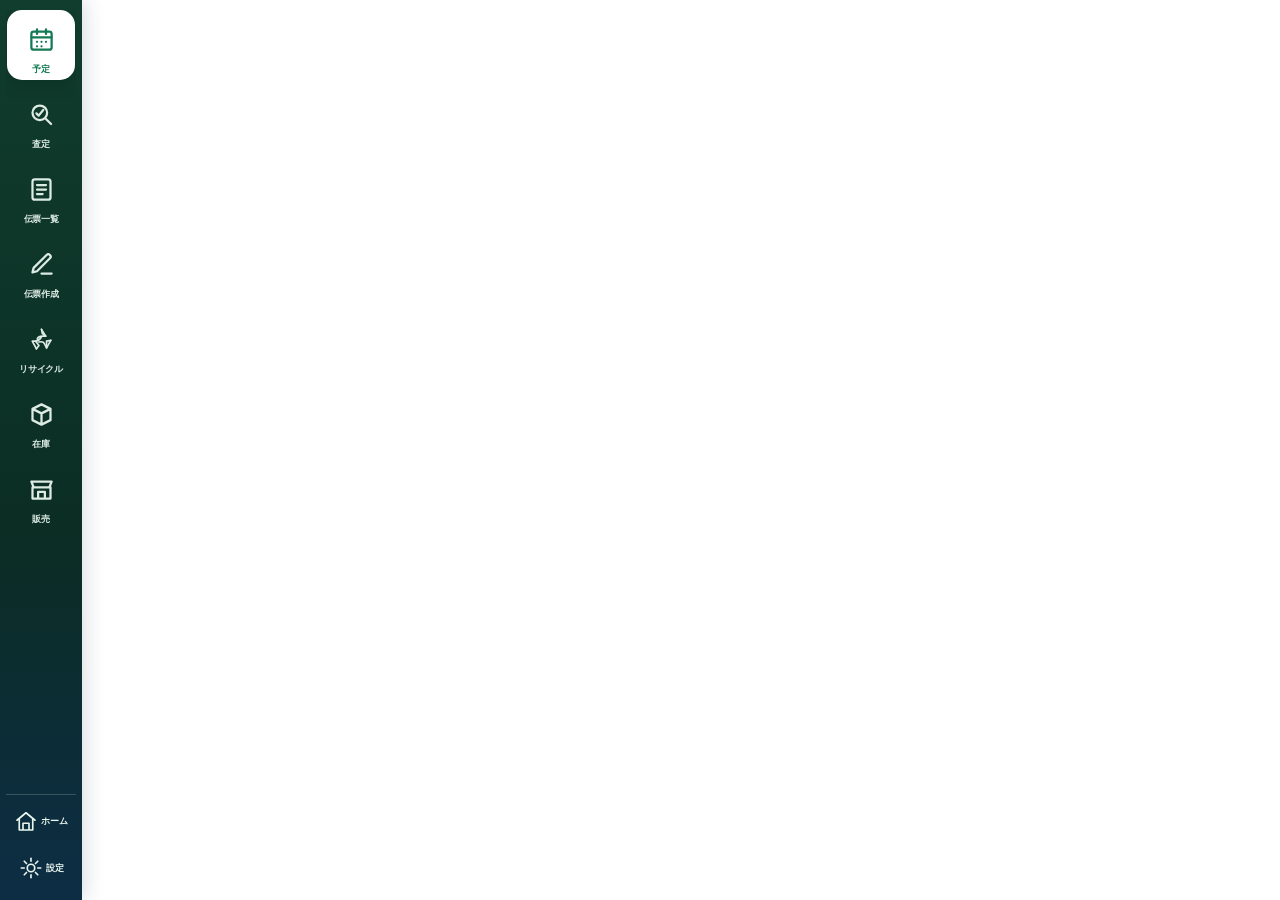
<file: hub/index.html>
<!doctype html>
<html lang="ja">
<head>
  <meta charset="utf-8">
  <meta name="viewport" content="width=device-width,initial-scale=1,viewport-fit=cover">
  <meta name="apple-mobile-web-app-capable" content="yes">
  <meta name="apple-mobile-web-app-status-bar-style" content="black-translucent">
  <meta name="mobile-web-app-capable" content="yes">
  <meta name="theme-color" content="#103d2d">
  <title>カイトリレスキュー 業務ハブ</title>
  <link rel="manifest" href="manifest.webmanifest?v=3">
  <link rel="apple-touch-icon" href="assets/apple-touch-icon.png?v=3">
  <style>
    *{box-sizing:border-box}html,body{height:100%;margin:0}html{-webkit-text-size-adjust:100%;text-size-adjust:100%}body{overflow:hidden;background:#eef4f0;color:#15231c;font-family:-apple-system,BlinkMacSystemFont,"Noto Sans JP",sans-serif}
    .shell{height:100%;display:grid;grid-template-columns:82px 1fr}.rail{position:relative;z-index:6;min-height:0;background:linear-gradient(180deg,#103d2d,#0b2d24 60%,#0d2d45);box-shadow:4px 0 18px #0d2d4526;padding:10px 6px;display:flex;flex-direction:column;align-items:center}.brandMark{width:56px;height:56px;display:grid;place-items:center;border-radius:16px;background:#fff;color:#176843;font-weight:950;letter-spacing:-.06em;box-shadow:0 4px 14px #001c1338;margin-bottom:15px}.tabs{width:100%;display:flex;flex-direction:column;align-items:center;gap:5px;min-height:0;overflow-y:auto;overflow-x:hidden;scrollbar-width:none}.tabs::-webkit-scrollbar{display:none}.tab{--c:#2b7a57;appearance:none;position:relative;border:1px solid transparent;background:transparent;color:#dcebe4;border-radius:15px;width:68px;min-height:70px;padding:3px 3px;display:grid;place-items:center;cursor:pointer;font-family:inherit;font-size:9px;font-weight:800;line-height:1.05;transition:.16s ease;text-decoration:none;touch-action:manipulation}.tab:hover{background:#ffffff13;transform:translateX(2px)}.tab[aria-selected="true"]{background:#fff;color:var(--c);box-shadow:0 5px 16px #001c133f}.tab[aria-selected="true"]:after{content:"";position:absolute;left:-6px;width:4px;height:34px;border-radius:0 5px 5px 0;background:var(--c)}.ico{width:48px;height:48px;display:grid;place-items:center}.ico svg{display:block;width:27px;height:27px;fill:none;stroke:currentColor;stroke-width:2;stroke-linecap:round;stroke-linejoin:round}.label{max-width:100%;font-size:9px;line-height:1.05;letter-spacing:-.03em;white-space:nowrap}.label small{display:none}.tab[data-app="schedule"]{--c:#147a55}.tab[data-app="dashboard"]{--c:#2676c7}.tab[data-app="slips"]{--c:#b06a18}.tab[data-app="slip"]{--c:#d45e32}.tab[data-app="inventory"]{--c:#397e49}.tab[data-app="store"]{--c:#7659b6}.tab[data-app="recycle"]{--c:#15966a}
    .content{position:relative;min-width:0;min-height:0;display:grid;grid-template-rows:1fr}.dashboardQuickSlip{display:none;position:absolute;z-index:9;right:18px;top:16px;border:0;border-radius:12px;padding:12px 17px;background:linear-gradient(135deg,#e66c3b,#c94f28);color:#fff;font:850 14px inherit;box-shadow:0 8px 22px #92351542;cursor:pointer}.dashboardQuickSlip.on{display:block}.dashboardQuickSlip:hover{transform:translateY(-1px)}.customerPicker{position:fixed;inset:0;z-index:40;display:none;align-items:center;justify-content:center;padding:18px;background:#07150fbb;backdrop-filter:blur(5px)}.customerPicker.on{display:flex}.customerPickerCard{width:min(620px,100%);max-height:min(720px,90vh);display:flex;flex-direction:column;border-radius:18px;background:#fff;box-shadow:0 24px 70px #07150f55;overflow:hidden}.customerPickerHead{display:flex;align-items:center;justify-content:space-between;padding:16px 17px 10px}.customerPickerHead h2{margin:0;font-size:19px}.customerPickerClose{border:0;background:#edf3ef;border-radius:9px;width:38px;height:38px;font-size:20px;cursor:pointer}.customerSearch{margin:0 16px 10px;padding:12px 13px;border:1px solid #cfded5;border-radius:11px;font-size:16px;outline:none}.customerSearch:focus{border-color:#62a67a;box-shadow:0 0 0 3px #62a67a1d}.customerList{padding:0 10px 13px;overflow:auto}.customerRow{width:100%;display:grid;grid-template-columns:minmax(0,1fr) auto;gap:8px;border:0;border-bottom:1px solid #e5ece8;background:#fff;padding:13px 10px;text-align:left;color:#1b3025;cursor:pointer}.customerRow:hover{background:#f0f8f3;border-radius:10px}.customerRow b{display:block;font-size:15px}.customerRow span,.customerRow small{display:block;color:#63776c;font-size:11px;margin-top:3px}.customerRow em{align-self:center;background:#e7f4eb;color:#21633c;border-radius:99px;padding:6px 9px;font-size:11px;font-style:normal;font-weight:800}.customerEmpty{padding:35px;text-align:center;color:#6c7c73}.hubHead{display:none;position:relative;z-index:4;align-items:center;gap:10px;padding:0 18px;background:#fff;border-bottom:1px solid #dce8e1;box-shadow:0 2px 9px #173e2d0d}.hubHead b{font-size:15px}.hubHead span{font-size:11px;color:#6d7e75}.activeDot{width:9px;height:9px;border-radius:99px;background:#1a8b5b;box-shadow:0 0 0 5px #dff3e8}.stage{position:relative;min-height:0;background:#eef4f0}.view{position:absolute;inset:0;width:100%;height:100%;border:0;background:#fff;visibility:hidden;opacity:0;pointer-events:none}.view.active{visibility:visible;opacity:1;pointer-events:auto}.loading{position:absolute;inset:0;z-index:10;display:grid;place-items:center;background:linear-gradient(135deg,#edf5efed,#f8fbf9f2);backdrop-filter:blur(5px);transition:opacity .16s ease}.loading.hide{display:none}.loadingCard{display:grid;grid-template-columns:156px minmax(190px,280px);align-items:center;gap:18px;padding:16px 24px 16px 16px;border:1px solid #d5e6da;border-radius:22px;background:#fff;box-shadow:0 18px 55px #173e2d2a}.loadingAro{display:block;width:156px;height:156px;object-fit:contain;background:transparent;border-radius:14px}.loadingCard.truckVersion{grid-template-columns:210px minmax(190px,280px)}.loadingAro.truckVersion{width:210px;height:181px;animation:none}@keyframes aroMove{from{transform:translate(-2px,2px)}to{transform:translate(3px,-3px)}}.loadingCopy b{display:block;color:#183d2b;font-size:19px}.loadingCopy span{display:block;margin-top:7px;color:#62776b;font-size:13px}.loadingDots{display:flex;gap:7px;margin-top:14px}.loadingDots i{width:9px;height:9px;border-radius:50%;background:#38a969;animation:loadingDot 1s infinite ease-in-out}.loadingDots i:nth-child(2){animation-delay:.14s}.loadingDots i:nth-child(3){animation-delay:.28s}@keyframes loadingDot{0%,70%,100%{opacity:.25;transform:translateY(0)}35%{opacity:1;transform:translateY(-5px)}}@media(max-width:520px){.loadingCard,.loadingCard.truckVersion{grid-template-columns:108px 1fr;width:calc(100% - 28px);gap:10px;padding:11px}.loadingAro{width:108px;height:108px}.loadingAro.truckVersion{width:108px;height:94px}.loadingCopy b{font-size:16px}.loadingCopy span{font-size:11px}}
    .hubNotices{position:fixed;z-index:70;right:18px;bottom:18px;width:min(410px,calc(100vw - 36px));display:grid;gap:10px;pointer-events:none}.hubNotice{position:relative;min-height:142px;display:grid;grid-template-columns:142px minmax(0,1fr);align-items:center;overflow:hidden;border:1px solid #cfe2d5;border-radius:20px;background:linear-gradient(145deg,#fff 0,#f7fcf8 72%);box-shadow:0 18px 48px #092b1c38,0 3px 12px #092b1c1c;pointer-events:auto;cursor:pointer;animation:hubNoticeIn .32s cubic-bezier(.22,.9,.25,1.12);transition:transform .16s ease,box-shadow .16s ease}.hubNotice:hover{transform:translateY(-2px);box-shadow:0 22px 54px #092b1c42,0 4px 14px #092b1c20}.hubNotice:focus-visible{outline:3px solid #67ad82;outline-offset:3px}.hubNotice.removing{animation:hubNoticeOut .2s ease forwards}.hubNoticeAro{align-self:end;width:150px;height:150px;object-fit:contain;object-position:center bottom;margin:-5px 0 -5px -8px}.hubNoticeBody{min-width:0;padding:16px 15px 14px 4px}.hubNoticeKind{display:inline-block;margin-bottom:5px;color:#1f7547;font-size:11px;font-weight:900;letter-spacing:.03em}.hubNoticeBody strong{display:block;font-size:18px;line-height:1.35}.hubNoticeBody b{display:block;margin-top:5px;font-size:13px;white-space:nowrap;overflow:hidden;text-overflow:ellipsis}.hubNoticeBody p{margin:4px 0 11px;color:#667970;font-size:11px;line-height:1.5}.hubNoticeOpen{border:0;border-radius:9px;background:#227344;color:#fff;padding:8px 11px;font:850 11px inherit;cursor:pointer}.hubNoticeClose{position:absolute;z-index:2;right:8px;top:8px;width:28px;height:28px;border:0;border-radius:50%;background:#edf4ef;color:#577067;font-size:17px;cursor:pointer}.hubNoticePulse{position:absolute;left:121px;top:21px;width:11px;height:11px;border-radius:50%;background:#ef4545;box-shadow:0 0 0 0 #ef454566;animation:hubPulse 1.5s infinite}.hubNotice.confirmed{border-color:#9fc9de;background:linear-gradient(145deg,#fff,#eef8fd 72%)}.hubNotice.confirmed .hubNoticeKind{color:#246d94}.hubNotice.reschedule{border-color:#e9ca83;background:linear-gradient(145deg,#fff,#fff8e9 72%)}.hubNotice.reschedule .hubNoticeKind{color:#9a6412}.hubNotice.cancel{border-color:#e9aaa4;background:linear-gradient(145deg,#fff,#fff1ef 72%)}.hubNotice.cancel .hubNoticeKind{color:#aa3f35}.hubNotice.cancel .hubNoticePulse{background:#c93636}.hubNotice.cancel .hubNoticeAro{width:158px;height:158px;margin:-8px 0 -7px -10px}.hubNotice.new .hubNoticeKind{color:#1f7547}@keyframes hubNoticeIn{from{opacity:0;transform:translateX(35px) scale(.96)}to{opacity:1;transform:none}}@keyframes hubNoticeOut{to{opacity:0;transform:translateX(30px) scale(.97)}}@keyframes hubPulse{70%{box-shadow:0 0 0 9px #ef454500}}
    @media(max-width:1024px){.hubNotices{right:8px;bottom:calc(58px + env(safe-area-inset-bottom));width:calc(100vw - 16px)}.hubNotice{min-height:118px;grid-template-columns:112px 1fr;border-radius:17px}.hubNoticeAro{width:122px;height:122px}.hubNoticeBody{padding:13px 12px 12px 1px}.hubNoticeBody strong{font-size:15px}.hubNoticePulse{left:96px;top:16px}.dashboardQuickSlip{right:10px;top:9px;padding:10px 13px;font-size:12px}body{background:#fff}.shell{display:block;height:100%;padding-bottom:calc(51px + env(safe-area-inset-bottom))}.rail{position:fixed;z-index:20;left:6px;right:6px;bottom:calc(4px + env(safe-area-inset-bottom));width:auto;height:47px;min-height:0;padding:3px 5px;border:1px solid #ffffff24;border-radius:16px;box-shadow:0 5px 22px #061a134d;flex-direction:row}.brandMark{display:none}.tabs{height:100%;flex-direction:row;justify-content:space-around;overflow:visible;gap:1px}.tab{width:calc((100vw - 24px)/7);max-width:64px;min-width:0;min-height:39px;height:39px;padding:2px;border-radius:11px}.tab:hover{transform:none}.tab[aria-selected="true"]:after{left:50%;top:-4px;transform:translateX(-50%);width:23px;height:3px;border-radius:0 0 5px 5px}.ico{width:25px;height:25px;background-image:none;filter:none}.ico svg{display:block;width:23px;height:23px}.label{display:none}.content{height:100%;display:block}.hubHead{display:none}.stage{height:100%}.view{height:100%}}
    @media(max-width:1024px) and (orientation:landscape){.shell{padding-bottom:0;padding-left:49px}.rail{left:4px;right:auto;top:6px;bottom:6px;width:43px;height:auto;padding:5px 2px;flex-direction:column}.tabs{flex-direction:column}.tab{width:37px;height:37px;min-height:37px}.tab[aria-selected="true"]:after{left:-3px;top:50%;transform:translateY(-50%);width:3px;height:22px;border-radius:0 4px 4px 0}}
  </style>
  <link rel="stylesheet" href="assets/desktop-nav-pop.css?v=1">
</head>
<body>
<svg width="0" height="0" aria-hidden="true" style="position:absolute"><defs>
  <symbol id="cal" viewBox="0 0 24 24"><rect x="3" y="5" width="18" height="16" rx="2"/><path d="M8 3v4m8-4v4M3 10h18M8 14h.01M12 14h.01M16 14h.01M8 18h.01M12 18h.01"/></symbol>
  <symbol id="search" viewBox="0 0 24 24"><circle cx="10.5" cy="10.5" r="6.5"/><path d="m15.5 15.5 5 5M7.5 11l2 2 4-5"/></symbol>
  <symbol id="list" viewBox="0 0 24 24"><rect x="4" y="3" width="16" height="18" rx="2"/><path d="M8 8h8M8 12h8M8 16h5"/></symbol>
  <symbol id="edit" viewBox="0 0 24 24"><path d="M12 20h9M16.5 3.5a2.1 2.1 0 0 1 3 3L8 18l-4 1 1-4Z"/></symbol>
  <symbol id="box" viewBox="0 0 24 24"><path d="m4 7 8-4 8 4-8 4Zm0 0v10l8 4 8-4V7M12 11v10"/></symbol>
  <symbol id="shop" viewBox="0 0 24 24"><path d="M4 10v10h16V10M3 5h18l-2 5H5Zm6 15v-6h6v6"/></symbol>
  <symbol id="recycle" viewBox="0 0 32 32"><path d="m16 4 5 8h-4c-3 0-5 1-6 3M27 17l-5 9-2-4c-1-3-3-4-7-3M10 27l-5-9h4c4 0 5-2 7-5"/><path d="m16 4 1 5 4 3m6 5-5 1v8M10 27l3-4-4-5"/></symbol>
</defs></svg>
<div class="shell">
  <aside class="side iconSide rail">
    <nav class="tabs" role="tablist" aria-label="業務画面">
      <a class="tab active" data-app="schedule" href="https://script.google.com/macros/s/AKfycbyg-1Uvk5d8y-aNkMr206fQcAt3vpPPR5BgZ-QyjLXKNBEC_riP1e2TSKfT96HtxxWLMA/exec" data-aro="schedule" data-aro-message="月間予定を表示します" aria-selected="true" aria-label="月間予定" title="月間予定"><span class="ico"><svg><use href="#cal"/></svg></span><span class="label">予定</span></a>
      <a class="tab" data-app="dashboard" href="https://script.google.com/macros/s/AKfycby5yXQfe2Ki8V3TXqNTj1by9GtRZEo4a-yfdvsQ0e2k-EaUwnoeBpnprpRX1LjkMSUI/exec" data-aro="network" data-aro-message="ネット査定を表示します" aria-selected="false" aria-label="ネット査定" title="ネット査定"><span class="ico"><svg><use href="#search"/></svg></span><span class="label">査定</span></a>
      <a class="tab" data-app="slips" href="https://script.google.com/macros/s/AKfycbxRmX2wtJ8r2VkZvVlBCoB91t8vMrd-ZxkQ_6k1IPoIdCCKsIlgAmZnKq0xV1Dl5kItkQ/exec?page=slips" data-aro="slipList" data-aro-message="保存済み伝票を検索します" aria-selected="false" aria-label="伝票一覧" title="伝票一覧"><span class="ico"><svg><use href="#list"/></svg></span><span class="label">伝票一覧</span></a>
      <a class="tab" data-app="slip" href="https://script.google.com/macros/s/AKfycbxRmX2wtJ8r2VkZvVlBCoB91t8vMrd-ZxkQ_6k1IPoIdCCKsIlgAmZnKq0xV1Dl5kItkQ/exec?page=slip" data-aro="slip" data-aro-message="新しい伝票を作成します" aria-selected="false" aria-label="伝票作成" title="伝票作成"><span class="ico"><svg><use href="#edit"/></svg></span><span class="label">伝票作成</span></a>
      <a class="tab" data-app="recycle" href="https://ichimaru1031031.github.io/kaitori-form/recycle/" data-aro="recycle" data-aro-message="リサイクル料金を計算します" aria-selected="false" aria-label="リサイクル計算" title="リサイクル計算"><span class="ico"><svg><use href="#recycle"/></svg></span><span class="label">リサイクル</span></a>
      <a class="tab" data-app="inventory" href="https://script.google.com/macros/s/AKfycbxRmX2wtJ8r2VkZvVlBCoB91t8vMrd-ZxkQ_6k1IPoIdCCKsIlgAmZnKq0xV1Dl5kItkQ/exec?page=inventory" data-aro="inventory" data-aro-message="在庫管理を表示します" aria-selected="false" aria-label="在庫管理" title="在庫管理"><span class="ico"><svg><use href="#box"/></svg></span><span class="label">在庫</span></a>
      <a class="tab" data-app="store" href="https://script.google.com/macros/s/AKfycbxRmX2wtJ8r2VkZvVlBCoB91t8vMrd-ZxkQ_6k1IPoIdCCKsIlgAmZnKq0xV1Dl5kItkQ/exec?page=store" data-aro="store" data-aro-message="販売中の商品を表示します" aria-selected="false" aria-label="販売ページ" title="販売ページ"><span class="ico"><svg><use href="#shop"/></svg></span><span class="label">販売</span></a>
    </nav>
    <div class="railUtilities" aria-label="補助メニュー">
      <a class="railUtility" data-aro="home" href="https://kaitori-rescure.net/" aria-label="ホームページ" title="ホームページ"><svg viewBox="0 0 32 32"><path d="m4 15 12-10 12 10"/><path d="M7 13v15h18V13M12 28v-9h8v9"/></svg><span>ホーム</span></a>
      <a class="railUtility" data-aro="settings" href="https://script.google.com/macros/s/AKfycbxRmX2wtJ8r2VkZvVlBCoB91t8vMrd-ZxkQ_6k1IPoIdCCKsIlgAmZnKq0xV1Dl5kItkQ/exec?page=settings" aria-label="設定" title="設定"><svg viewBox="0 0 32 32"><circle cx="16" cy="16" r="5"/><path d="M16 3v4M16 25v4M3 16h4M25 16h4M7 7l3 3M22 22l3 3M25 7l-3 3M10 22l-3 3"/></svg><span>設定</span></a>
    </div>
  </aside>
  <section class="content">
    <button type="button" id="dashboardQuickSlip" class="dashboardQuickSlip" onclick="openCustomerPicker()">＋ 顧客から伝票作成</button>
    <header class="hubHead"><i class="activeDot"></i><b id="currentTitle">月間予定</b><span>左のアイコンで画面を切り替えます。よく使う画面は保持してすぐ切り替えます。</span></header>
    <main class="stage" id="stage"><div class="loading" id="loading"><div class="loadingCard"><img class="loadingAro" id="loadingAro" alt="荷物を運ぶアロさん"><div class="loadingCopy"><b id="loadingText">月間予定を準備しています</b><span>少々お待ちください…</span><div class="loadingDots" aria-hidden="true"><i></i><i></i><i></i></div></div></div></div></main>
  </section>
</div>
<div class="hubNotices" id="hubNotices" aria-live="polite" aria-label="新着通知"></div>
<div class="customerPicker" id="customerPicker" aria-hidden="true"><section class="customerPickerCard"><div class="customerPickerHead"><h2>顧客を選んで伝票を作成</h2><button type="button" class="customerPickerClose" onclick="closeCustomerPicker()" aria-label="閉じる">×</button></div><input id="customerSearch" class="customerSearch" placeholder="受付番号・名前・電話番号で検索"><div id="customerList" class="customerList"><div class="customerEmpty">顧客データを読み込みます…</div></div></section></div>
<script>
const BASE='https://script.google.com/macros/s/AKfycbxRmX2wtJ8r2VkZvVlBCoB91t8vMrd-ZxkQ_6k1IPoIdCCKsIlgAmZnKq0xV1Dl5kItkQ/exec';
const urls={schedule:'https://script.google.com/macros/s/AKfycbyg-1Uvk5d8y-aNkMr206fQcAt3vpPPR5BgZ-QyjLXKNBEC_riP1e2TSKfT96HtxxWLMA/exec?embed=1&_current='+Date.now(),dashboard:'https://script.google.com/macros/s/AKfycby5yXQfe2Ki8V3TXqNTj1by9GtRZEo4a-yfdvsQ0e2k-EaUwnoeBpnprpRX1LjkMSUI/exec?embed=1&_current='+Date.now(),slips:BASE+'?page=slips&embed=1&_current='+Date.now(),slip:BASE+'?page=slip&embed=1&_current='+Date.now(),inventory:BASE+'?page=inventory&embed=1&_current='+Date.now(),store:BASE+'?page=store&embed=1&_current='+Date.now(),recycle:'https://ichimaru1031031.github.io/kaitori-form/recycle/?embed=1&_current='+Date.now()};
const directUrls={schedule:'https://script.google.com/macros/s/AKfycbyg-1Uvk5d8y-aNkMr206fQcAt3vpPPR5BgZ-QyjLXKNBEC_riP1e2TSKfT96HtxxWLMA/exec',dashboard:'https://script.google.com/macros/s/AKfycby5yXQfe2Ki8V3TXqNTj1by9GtRZEo4a-yfdvsQ0e2k-EaUwnoeBpnprpRX1LjkMSUI/exec',slips:BASE+'?page=slips',slip:BASE+'?page=slip',inventory:BASE+'?page=inventory',store:BASE+'?page=store',recycle:urls.recycle};
const MOBILE_DIRECT=/(Android|iPhone|iPad|iPod)/i.test(navigator.userAgent)||(navigator.maxTouchPoints>1&&innerWidth<=1366);
function mobileDirectUrl(app){const target=new URL(directUrls[app]||urls[app]),source=new URL(location.href);['case','slip','schedule'].forEach(key=>{const value=source.searchParams.get(key);if(value)target.searchParams.set(key,value)});target.searchParams.set('_mobile',Date.now());return target.toString()}
const bridge=document.createElement('iframe');
bridge.id='hubBridge';bridge.title='業務データ接続';bridge.setAttribute('aria-hidden','true');bridge.style.cssText='position:fixed;width:1px;height:1px;left:-9999px;top:-9999px;border:0;opacity:0;pointer-events:none';bridge.src=BASE+'?page=bridge&embed=1&_current='+Date.now();document.body.appendChild(bridge);
let bridgeReady=false;
function requestBridge(request){if(!bridgeReady||!bridge.contentWindow)return false;try{bridge.contentWindow.postMessage({type:'kr-hub-bridge-request',request:request},'*');return true}catch(_e){return false}}
window.addEventListener('message',event=>{const data=event.data||{};if(data.type==='kr-hub-bridge-ready'){bridgeReady=true;hubNoticePolling=false;pollHubAssessmentNotifications()}if(data.type==='kr-hub-notifications'){hubNoticePolling=false;applyHubAssessmentNotifications(data.payload)}if(data.type==='kr-hub-customer-cases'){customerCases=data.payload||[];renderCustomerCases()}if(data.type==='kr-hub-bridge-error'){hubNoticePolling=false;if(data.payload&&data.payload.request==='customers')document.getElementById('customerList').innerHTML='<div class="customerEmpty">通信に失敗しました。もう一度開いてください。</div>'}});
const stage=document.getElementById('stage'),loading=document.getElementById('loading'),loadingText=document.getElementById('loadingText'),loadingAro=document.getElementById('loadingAro'),currentTitle=document.getElementById('currentTitle'),frames={},dirty=new Set();const loadingSources=['assets/aro-loading.webp?v=7','assets/aro-loading-truck.webp?v=2'];let currentApp='',touchCounter=0,lastLoading=-1,warmStarted=false;function chooseLoadingAro(){let next=Math.floor(Math.random()*loadingSources.length);if(loadingSources.length>1&&next===lastLoading)next=(next+1)%loadingSources.length;lastLoading=next;loadingAro.classList.toggle('truckVersion',next===1);loadingAro.closest('.loadingCard').classList.toggle('truckVersion',next===1);loadingAro.alt=next===1?'トラックで移動するアロさん':'荷物を運ぶアロさん';loadingAro.src=loadingSources[next]}window.addEventListener('message',e=>{if(!e.data)return;if(e.data.type==='kr-inventory-changed'){if(e.data.source!=='inventory')dirty.add('inventory');dirty.add('store')}if(e.data.type==='kr-slip-changed'){['schedule','slips','inventory','store'].forEach(x=>dirty.add(x))}if(e.data.type==='kr-refresh-hub'){const target=urls[currentApp]?currentApp:'inventory';Object.keys(frames).forEach(k=>{frames[k].remove();delete frames[k]});dirty.clear();warmStarted=false;show(target)}if(e.data.type==='kr-open-slip'&&e.data.slipId)openSlip(e.data.slipId);if(e.data.type==='kr-edit-slip'&&e.data.slipId)editSlip(e.data.slipId);if(e.data.type==='kr-back-slips')backToSlips();if(e.data.type==='kr-schedule-to-slip'){if(e.data.caseId)startSlipFromCase(e.data.caseId);else if(e.data.slipId)editSlip(e.data.slipId);else if(e.data.scheduleId)startSlipFromSchedule(e.data.scheduleId)}if(e.data.type==='kr-create-slip'||e.data.type==='kr-open-slip-create'){if(e.data.caseId||e.data.customerId)startSlipFromCase(e.data.caseId||e.data.customerId);else openCustomerPicker()}});
let customerCases=[];
const HUB_NOTICE_KEY='kr_hub_assessment_notice_v2';
const HUB_NOTICE_ARO='assets/aro-notification.webp';
const HUB_NOTICE_CANCEL_ARO='assets/aro-notification-cancel.webp';
let hubNoticePolling=false;
function hubNoticeState(){try{return JSON.parse(localStorage.getItem(HUB_NOTICE_KEY)||'null')}catch(_e){return null}}
function saveHubNoticeState(items){const snapshot={version:2,updatedAt:Date.now(),items:{}};(items||[]).forEach(x=>{const events=x.customerEvents||{};snapshot.items[x.id]={status:x.status||'',eventFingerprints:{confirmed:events.confirmed&&events.confirmed.fingerprint||'',reschedule:events.reschedule&&events.reschedule.fingerprint||'',cancel:events.cancel&&events.cancel.fingerprint||''}}});try{localStorage.setItem(HUB_NOTICE_KEY,JSON.stringify(snapshot))}catch(_e){}}
function removeHubNotice(card){if(!card)return;card.classList.add('removing');setTimeout(()=>card.remove(),210)}
function openHubNotice(caseId,card){removeHubNotice(card);show('dashboard');const f=ensure('dashboard'),send=()=>{try{f.contentWindow.postMessage({type:'kr-open-assessment-case',caseId},'*')}catch(_e){}};if(f.dataset.loaded==='1')setTimeout(send,250);else f.addEventListener('load',send,{once:true})}
function showHubNotice(item,kind){const host=document.getElementById('hubNotices');while(host.children.length>=3)host.firstElementChild.remove();const card=document.createElement('article'),copy={new:{tag:'新規申込',title:'新規申し込みが入りました',message:'出張買取の申し込みがありました。'},confirmed:{tag:'日時確定',title:'訪問日時の確定がありました。',message:'お客様が訪問日時を確定しました。'},reschedule:{tag:'予約変更',title:'予約変更の希望がありました。',message:'お客様から予約日時の変更希望が届きました。'},cancel:{tag:'キャンセル',title:'キャンセルの連絡がありました。',message:'お客様からキャンセルの連絡が届きました。'},reply:{tag:'顧客からの返信',title:'お客様から返信がありました',message:'返信内容を確認してください。'}},c=copy[kind]||copy.reply,events=item.customerEvents||{},eventDetail=(events[kind]&&events[kind].detail||[]).map(x=>x.label+' '+x.value).join(' ／ '),detail=[item.name&&item.name+' 様',item.id,item.product].filter(Boolean).join('　'),aro=kind==='cancel'?HUB_NOTICE_CANCEL_ARO:HUB_NOTICE_ARO;card.className='hubNotice '+kind;card.tabIndex=0;card.setAttribute('aria-label',c.title+'。'+detail+'。クリックして該当案件を確認');card.innerHTML='<button type="button" class="hubNoticeClose" aria-label="通知を閉じる">×</button><span class="hubNoticePulse" aria-hidden="true"></span><img class="hubNoticeAro" alt="'+customerEsc(kind==='cancel'?'キャンセルを知らせるアロさん':'新着を知らせるアロさん')+'" src="'+aro+'"><div class="hubNoticeBody"><span class="hubNoticeKind">'+customerEsc(c.tag)+'</span><strong>'+customerEsc(c.title)+'</strong><b>'+customerEsc(detail)+'</b><p>'+customerEsc(eventDetail||c.message)+'</p><button type="button" class="hubNoticeOpen">該当案件を確認</button></div>';const open=()=>openHubNotice(item.id,card);card.onclick=open;card.onkeydown=e=>{if((e.key==='Enter'||e.key===' ')&&!e.target.closest('button')){e.preventDefault();open()}};card.querySelector('.hubNoticeClose').onclick=e=>{e.stopPropagation();removeHubNotice(card)};card.querySelector('.hubNoticeOpen').onclick=e=>{e.stopPropagation();open()};host.appendChild(card);setTimeout(()=>removeHubNotice(card),15000)}
function applyHubAssessmentNotifications(result){const items=result&&result.items||[],saved=hubNoticeState();if(!saved||saved.version!==2){saveHubNoticeState(items);return}const old=saved.items||{},notices=[];items.slice().reverse().forEach(item=>{const before=old[item.id];if(!before){notices.push({item,kind:'new'});return}const current=item.customerEvents||{},previous=before.eventFingerprints||{},changed=type=>current[type]&&current[type].active&&current[type].fingerprint!==previous[type];if(changed('cancel'))notices.push({item,kind:'cancel'});else if(changed('reschedule'))notices.push({item,kind:'reschedule'});else if(changed('confirmed'))notices.push({item,kind:'confirmed'})});saveHubNoticeState(items);notices.slice(-3).forEach(x=>showHubNotice(x.item,x.kind))}
function pollHubAssessmentNotifications(){if(hubNoticePolling||document.hidden)return;hubNoticePolling=true;if(!requestBridge('notifications'))setTimeout(()=>{hubNoticePolling=false;pollHubAssessmentNotifications()},700)}
function customerEsc(v){return String(v==null?'':v).replace(/[&<>"']/g,c=>({'&':'&amp;','<':'&lt;','>':'&gt;','"':'&quot;',"'":'&#39;'}[c]))}
function renderCustomerCases(){const q=(document.getElementById('customerSearch').value||'').toLowerCase(),rows=customerCases.filter(x=>!q||[x.id,x.name,x.phone,x.status,x.product].join(' ').toLowerCase().includes(q));document.getElementById('customerList').innerHTML=rows.length?rows.map(x=>'<button type="button" class="customerRow" data-case="'+customerEsc(x.id)+'"><span><b>'+customerEsc(x.name||'氏名未登録')+'</b><span>'+customerEsc(x.id)+'　'+customerEsc(x.phone)+'</span><small>'+customerEsc([x.product,x.date].filter(Boolean).join(' ／ '))+'</small></span><em>'+customerEsc(x.status||'選択')+'</em></button>').join(''):'<div class="customerEmpty">該当する顧客がありません。</div>';document.querySelectorAll('.customerRow').forEach(b=>b.onclick=()=>startSlipFromCase(b.dataset.case))}
function openCustomerPicker(){const modal=document.getElementById('customerPicker');modal.classList.add('on');modal.setAttribute('aria-hidden','false');document.getElementById('customerSearch').value='';if(customerCases.length)return renderCustomerCases();document.getElementById('customerList').innerHTML='<div class="customerEmpty">顧客データを読み込み中…</div>';if(!requestBridge('customers'))setTimeout(()=>requestBridge('customers'),700)}
function closeCustomerPicker(){const modal=document.getElementById('customerPicker');modal.classList.remove('on');modal.setAttribute('aria-hidden','true')}
function startSlipFromSchedule(scheduleId){if(!scheduleId)return;const f=ensure('slip'),u=new URL(urls.slip);u.searchParams.set('schedule',scheduleId);u.searchParams.set('_schedule',Date.now());f.dataset.loaded='';f.src=u.toString();show('slip')}
function startSlipFromCase(caseId){if(!caseId)return;closeCustomerPicker();const f=ensure('slip'),u=new URL(urls.slip);u.searchParams.set('case',caseId);u.searchParams.set('_customer',Date.now());f.dataset.loaded='';f.src=u.toString();show('slip')}
document.getElementById('customerSearch').addEventListener('input',renderCustomerCases);document.getElementById('customerPicker').addEventListener('click',e=>{if(e.target.id==='customerPicker')closeCustomerPicker()});
function trimFrames(){
  const keepLimit=4;
  const removable=Object.entries(frames)
    .filter(([app])=>app!==currentApp&&app!=='slip'&&!dirty.has(app))
    .sort((a,b)=>Number(a[1].dataset.touched||0)-Number(b[1].dataset.touched||0));
  while(Object.keys(frames).length>keepLimit&&removable.length){
    const [app,frame]=removable.shift();
    frame.remove();delete frames[app];
  }
}
function warmCommonScreens(){
  if(warmStarted)return;
  const connection=navigator.connection||navigator.mozConnection||navigator.webkitConnection;
  if(connection&&(connection.saveData||/2g/.test(connection.effectiveType||'')))return;
  warmStarted=true;
  const priority=currentApp==='slip'?['inventory','slips']:currentApp==='slips'?['slip','inventory']:currentApp==='inventory'?['slip','slips']:['inventory','slip'];
  const queue=priority.filter(app=>!frames[app]);
  const next=()=>{const app=queue.shift();if(!app)return;const frame=ensure(app);if(frame.dataset.loaded==='1')return next();frame.addEventListener('load',()=>setTimeout(next,250),{once:true})};
  const idle=window.requestIdleCallback||function(cb){return setTimeout(cb,900)};
  idle(next,{timeout:2400});
}
function ensure(app){if(frames[app]){frames[app].dataset.touched=String(++touchCounter);return frames[app]}const button=document.querySelector('[data-app="'+app+'"]'),f=document.createElement('iframe');f.className='view';f.title=button.getAttribute('aria-label');f.dataset.touched=String(++touchCounter);f.src=urls[app];f.addEventListener('load',()=>{f.dataset.loaded='1';if(f.classList.contains('active')){loading.classList.add('hide');warmCommonScreens()}trimFrames()});stage.appendChild(f);frames[app]=f;return f}
function openSlip(slipId){const f=ensure('slips'),u=new URL(BASE+'?page=slipdetail&embed=1');u.searchParams.set('slip',slipId);u.searchParams.set('_open',Date.now());f.dataset.loaded='';f.src=u.toString();show('slips')}function editSlip(slipId){const f=ensure('slip'),u=new URL(urls.slip);u.searchParams.set('slip',slipId);u.searchParams.set('_edit',Date.now());f.dataset.loaded='';f.src=u.toString();show('slip')}function backToSlips(){const f=ensure('slips'),u=new URL(urls.slips);u.searchParams.set('_list',Date.now());f.dataset.loaded='';f.src=u.toString();show('slips')}
function show(app){const button=document.querySelector('[data-app="'+app+'"]');if(!button||!urls[app])return;const cached=!!(frames[app]&&frames[app].dataset.loaded==='1'&&!dirty.has(app));if(cached)loading.classList.add('hide');else{chooseLoadingAro();loading.classList.remove('hide');loadingText.textContent=button.getAttribute('aria-label')+'を準備しています'}currentTitle.textContent=button.getAttribute('aria-label');document.getElementById('dashboardQuickSlip').classList.remove('on');document.querySelectorAll('.tab').forEach(b=>{const on=b.dataset.app===app;b.setAttribute('aria-selected',String(on));b.classList.toggle('active',on)});Object.entries(frames).forEach(([k,f])=>f.classList.toggle('active',k===app));const f=ensure(app);if(dirty.has(app)&&f.dataset.loaded==='1'){dirty.delete(app);f.dataset.loaded='';const fresh=new URL(urls[app]);fresh.searchParams.set('_sync',Date.now());f.src=fresh.toString()}requestAnimationFrame(()=>{f.classList.add('active');if(f.dataset.loaded==='1')loading.classList.add('hide')});currentApp=app;trimFrames();const u=new URL(location.href);u.searchParams.delete('page');u.searchParams.set('tab',app);history.replaceState(null,'',u)}
document.querySelectorAll('.tab').forEach(b=>{
  b.addEventListener('click',e=>{e.preventDefault();const app=b.dataset.app;if(MOBILE_DIRECT&&app!=='recycle'){location.assign(mobileDirectUrl(app));return}show(app)});
  // PCではクリック前、カーソルを合わせた時点で対象画面を先読みします。
  if(matchMedia('(hover:hover) and (pointer:fine)').matches)b.addEventListener('pointerenter',()=>ensure(b.dataset.app),{once:true});
});
const initial=(new URLSearchParams(location.search).get('tab')||'schedule');if(MOBILE_DIRECT&&initial!=='recycle')location.replace(mobileDirectUrl(urls[initial]?initial:'schedule'));else show(urls[initial]?initial:'schedule');
pollHubAssessmentNotifications();setInterval(pollHubAssessmentNotifications,30000);document.addEventListener('visibilitychange',()=>{if(!document.hidden)pollHubAssessmentNotifications()});
// 初期画面の表示後、よく使う2画面だけを端末の空き時間に順番に先読みする。
</script>
<script src="assets/desktop-nav-pop.js?v=1"></script>
<script>if('serviceWorker' in navigator)window.addEventListener('load',()=>navigator.serviceWorker.register('service-worker.js?v=8',{updateViaCache:'none'}).then(reg=>reg.update()).catch(()=>{}));</script>
</body></html>
</file>
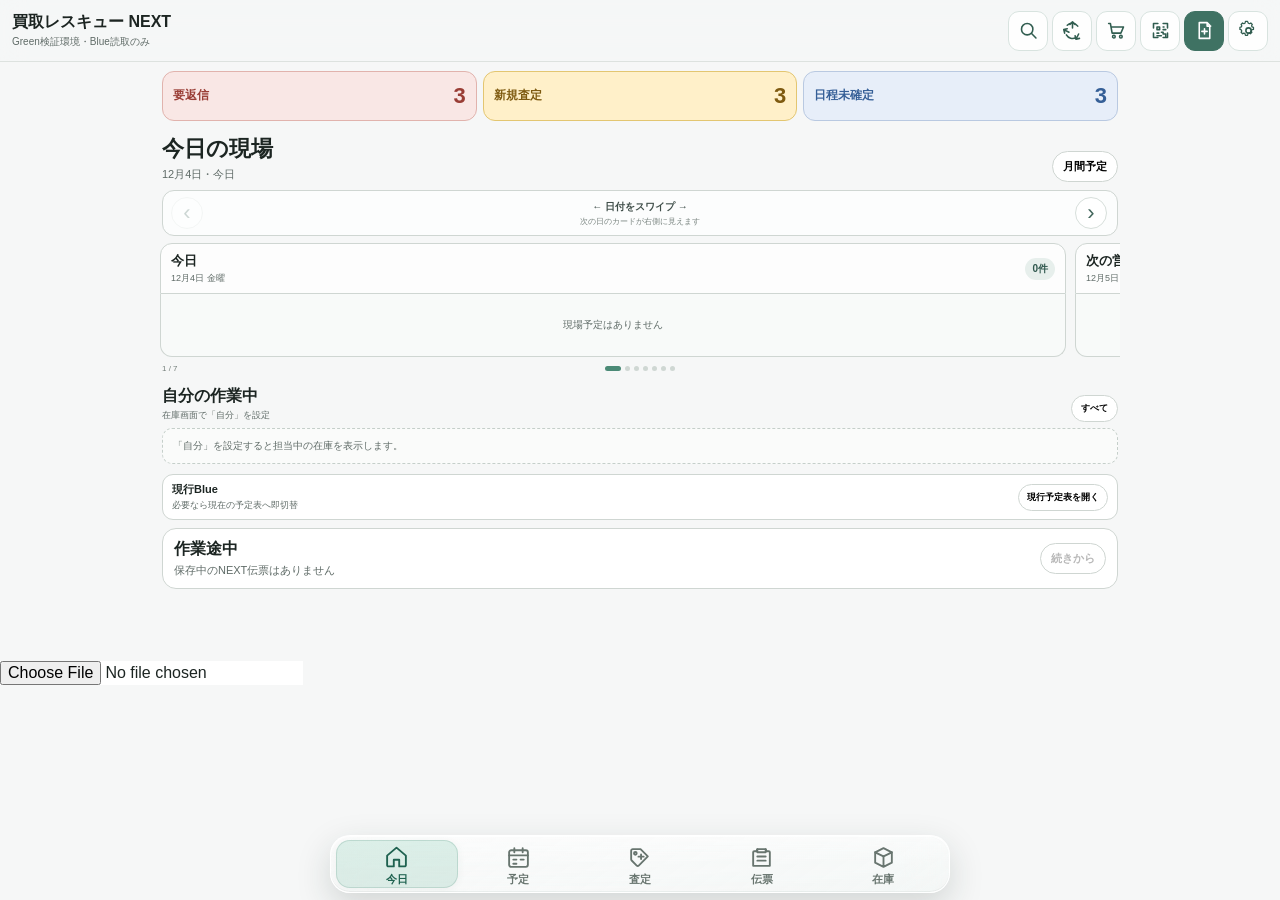
<file: next/index.html>
<!doctype html>
<html lang="ja">
  <head>
    <meta charset="utf-8" />
    <meta
      name="viewport"
      content="width=device-width,initial-scale=1,viewport-fit=cover"
    />
    <meta name="theme-color" content="#46665f" />
    <link rel="manifest" href="./manifest.webmanifest" />
    <link rel="stylesheet" href="./app.css" />
    <link rel="stylesheet" href="./native.css" />
    <link rel="stylesheet" href="./workflow.css?v=3" />
    <link rel="stylesheet" href="./slip-extra.css?v=7" />
    <link rel="stylesheet" href="./confirm-extra.css?v=4" />
    <link rel="stylesheet" href="./api.css" />
    <link rel="stylesheet" href="./inventory-process.css" />
    <link rel="stylesheet" href="./inventory-workbench.css?v=2" />
    <link rel="stylesheet" href="./visual-refresh.css" />
    <link rel="stylesheet" href="./schedule-edit.css?v=2" />
    <link rel="stylesheet" href="./recycle-native.css" />
    <link rel="stylesheet" href="./sales-native.css" />
    <link rel="stylesheet" href="./global-search.css" />
    <link rel="stylesheet" href="./design-v2.css" />
    <link rel="stylesheet" href="./flow-v2.css" />
    <link rel="stylesheet" href="./phone-assessment.css" />
    <link rel="stylesheet" href="./assessment-workbench.css?v=3" />
    <link rel="stylesheet" href="./ux-v3.css" />
    <link rel="stylesheet" href="./sales-workbench.css" />
    <link rel="stylesheet" href="./ec-workbench.css" />
    <link rel="stylesheet" href="./home-fulfillment.css" />
    <link rel="stylesheet" href="./ui-v4.css" />
    <link rel="stylesheet" href="./sales-flow.css" />
    <link rel="stylesheet" href="./accent-v1.css" />
    <link rel="stylesheet" href="./ui-v5.css" />
    <link rel="stylesheet" href="./header-actions.css?v=2" />
    <link rel="stylesheet" href="./inventory-photo.css?v=1" />
    <link rel="stylesheet" href="./inventory-compact.css?v=1" />
    <link rel="stylesheet" href="./slip-compact.css?v=2" />
    <link rel="stylesheet" href="./gesture-ux.css?v=2" />
    <link rel="stylesheet" href="./price-card.css?v=2" />
    <link rel="stylesheet" href="./white-surfaces.css?v=2" />
    <title>買取レスキュー NEXT</title>
  </head>
  <body>
    <div id="app">
      <header class="top">
        <div class="topBrand">
          <b>買取レスキュー NEXT</b
          ><small id="status">Green検証環境・Blue読取のみ</small>
        </div>
        <div class="topActions">
          <button id="globalSearchBtn" class="topIcon" aria-label="検索"><svg viewBox="0 0 24 24" aria-hidden="true"><circle cx="10.5" cy="10.5" r="6.5"/><path d="m15.5 15.5 5 5"/></svg></button
          ><button class="topIcon" data-tab="recycle" aria-label="リサイクル"><svg viewBox="0 0 24 24" aria-hidden="true"><path d="m9 5 3-3 3 3M12 2v7M6 10l-4 1 1 4M2 11l6 3M15 18l1 4 4-1M16 22l3-6"/><path d="M5 17a8 8 0 0 0 11 3M18 7a8 8 0 0 0-12-1"/></svg></button
          ><button class="topIcon" data-tab="store" aria-label="販売"><svg viewBox="0 0 24 24" aria-hidden="true"><path d="M3 4h2l2 11h10l3-7H6"/><circle cx="9" cy="19" r="1.5"/><circle cx="17" cy="19" r="1.5"/></svg></button
          ><button id="headerQrScan" class="topIcon" aria-label="QR読み込み"><svg viewBox="0 0 24 24" aria-hidden="true"><path d="M4 9V4h5M15 4h5v5M20 15v5h-5M9 20H4v-5"/><path d="M8 8h3v3H8zM15 8h1M15 11h3M8 15h2M13 14h2v2h3v3M8 18h5"/></svg></button
          ><button id="headerNewSlip" class="topIcon primary" aria-label="伝票を追加"><svg viewBox="0 0 24 24" aria-hidden="true"><path d="M6 3h9l3 3v15H6zM15 3v4h4M9 13h6M12 10v6"/></svg></button
          ><button id="settingsQuick" class="topIcon" aria-label="設定"><svg viewBox="0 0 24 24" aria-hidden="true"><circle cx="12" cy="12" r="3"/><path d="M19 13.5v-3l-2-.6-.7-1.7 1-1.8-2.1-2.1-1.8 1-1.7-.7L10.5 2h-3l-.6 2.6-1.7.7-1.8-1-2.1 2.1 1 1.8-.7 1.7-2 .6v3l2 .6.7 1.7-1 1.8 2.1 2.1 1.8-1 1.7.7.6 2.6h3l.6-2.6 1.7-.7 1.8 1 2.1-2.1-1-1.8.7-1.7z" transform="translate(2.5) scale(.8)"/></svg></button>
        </div>
      </header>
      <main id="home" class="screen active">
        <section class="metrics">
          <button data-filter="reply">
            <span>要返信</span><strong id="reply">–</strong></button
          ><button data-filter="new">
            <span>新規査定</span><strong id="new">–</strong></button
          ><button data-filter="unscheduled">
            <span>日程未確定</span><strong id="unscheduled">–</strong>
          </button>
        </section>
        <button id="homeOrderAlert" class="homeOrderAlert hidden" type="button">
          <span>EC注文</span><b id="homeOrderAlertCount">0</b
          ><small>決済完了・対応確認</small>
        </button>
        <section class="head">
          <div>
            <h1>今日の現場</h1>
            <p id="todayLabel"></p>
          </div>
          <button data-tab="schedule">月間予定</button>
        </section>
        <div id="today"></div>
        <section
          id="homeFulfillmentSection"
          class="homeFulfillmentSection hidden"
        >
          <div class="homeWorkHead">
            <div>
              <h2>引渡し対応</h2>
              <p id="homeFulfillmentSummary">売約後の次アクション</p>
            </div>
            <button id="openFulfillmentAll" type="button">すべて</button>
          </div>
          <div id="homeFulfillmentList" class="homeFulfillmentList"></div>
        </section>
        <section class="homeWorkSection myWorkSection">
          <div class="homeWorkHead">
            <div>
              <h2>自分の作業中</h2>
              <p id="homeMyWorkLabel">担当者未設定</p>
            </div>
            <button id="openMyWork" type="button">すべて</button>
          </div>
          <div id="homeMyWork" class="homeStoreWork"></div>
        </section>
        <section class="compat">
          <div><b>現行Blue</b><span>必要なら現在の予定表へ即切替</span></div>
          <button class="compatOpen" data-blue="schedule">
            現行予定表を開く
          </button>
        </section>
        <section class="draft">
          <div>
            <b>作業途中</b
            ><span id="draftSummary">保存中のNEXT伝票はありません</span>
          </div>
          <button id="resume" disabled>続きから</button>
        </section>
      </main>
      <main id="scheduleView" class="screen nativeScreen">
        <section class="nativeHead">
          <div>
            <h1>予定</h1>
            <p id="scheduleSync">Green読取データ</p>
          </div>
          <div class="scheduleHeadActions">
            <button id="addAppointment" type="button">＋ 予定</button
            ><button data-blue="schedule">現行予定表</button>
          </div>
        </section>
        <div class="monthNav">
          <button id="prevMonth">‹</button><b id="monthLabel"></b
          ><button id="nextMonth">›</button>
        </div>
        <div class="calendarLegend">
          <span class="legend purchase">買取</span
          ><span class="legend work">工事</span
          ><span class="legend delivery">配送</span
          ><span class="legend recycle">リサイクル</span
          ><span class="legend estimate">見積</span>
        </div>
        <div class="weekHead">
          <span>月</span><span>火</span><span>水</span><span>金</span
          ><span>土</span><span>日</span>
        </div>
        <div id="calendarGrid" class="calendarGrid"></div>
        <section id="dayDetail" class="dayDetail"></section>
      </main>
      <main id="assessmentView" class="screen nativeScreen">
        <section class="nativeHead">
          <div>
            <h1>査定</h1>
            <p id="assessmentSync">フォーム・旧ダッシュボードと同期</p>
          </div>
          <div class="assessmentHeadActions">
            <button id="refreshAssessment" type="button">↻ 同期</button
            ><button id="addPhoneAssessment" type="button">＋ 電話査定</button
            ><button id="openAssessmentDashboard" type="button">
              全案件を同期
            </button>
          </div>
        </section>
        <div class="assessmentSourceBar">
          <span class="assessmentSourceDot"></span>
          <div>
            <b>Blue本番データ</b
            ><small>旧ダッシュボードと同じ受付・査定・送信経路</small>
          </div>
          <em id="assessmentBridgeState">接続確認中</em>
        </div>
        <div class="workflowSearch">
          <input
            id="assessmentSearch"
            placeholder="受付番号・名前・電話・商品を検索"
          />
        </div>
        <div id="assessmentFilters" class="workflowFilters"></div>
        <div class="workflowMeta">
          <b id="assessmentCount">0件</b><span>次アクション順</span>
        </div>
        <div id="assessmentList" class="workflowList"></div>
      </main>
      <main id="slipsView" class="screen nativeScreen">
        <section class="nativeHead">
          <div>
            <h1>伝票</h1>
            <p id="slipsSync">Green読取データ</p>
          </div>
          <button data-blue="slips">現行伝票</button>
        </section>
        <div class="slipPrimaryBar">
          <button
            id="createSlipPrimary"
            class="createSlipPrimary"
            type="button"
          >
            <svg viewBox="0 0 24 24" aria-hidden="true">
              <path d="M8 4h8l1 2h2a1 1 0 0 1 1 1v13H4V7a1 1 0 0 1 1-1h2z" />
              <path d="M12 10v6M9 13h6" /></svg
            ><span>伝票を作成</span></button
          ><button id="toggleSlipSearch" class="toggleSlipSearch" type="button">
            <svg viewBox="0 0 24 24" aria-hidden="true">
              <circle cx="10.5" cy="10.5" r="5.5" />
              <path d="m15 15 5 5" /></svg
            ><span>検索</span>
          </button>
        </div>
        <div id="slipSearchBox" class="workflowSearch slipSearchBox">
          <input id="slipSearch" placeholder="伝票番号・顧客名を検索" /><button
            id="closeSlipSearch"
            type="button"
            aria-label="検索を閉じる"
          >
            ×
          </button>
        </div>
        <div id="slipFilters" class="workflowFilters"></div>
        <div class="workflowMeta">
          <b id="slipCount">0件</b><span>更新順</span>
        </div>
        <div id="slipList" class="workflowList"></div>
      </main>
      <main id="inventoryView" class="screen nativeScreen">
        <section class="nativeHead">
          <div>
            <h1>在庫</h1>
            <p id="inventorySync">Green読取データ</p>
          </div>
          <div class="inventoryHeadActions">
            <button id="inventoryMe" type="button">自分：未設定</button
            ><button data-blue="inventory">現行在庫</button>
          </div>
        </section>
        <div id="inventoryQuick" class="inventoryQuick"></div>
        <div class="inventorySearch">
          <input
            id="inventorySearch"
            placeholder="在庫番号・メーカー・型番・元伝票を検索"
          />
        </div>
        <div id="inventoryFilters" class="inventoryFilters"></div>
        <div class="inventoryMeta">
          <b id="inventoryCount">0件</b
          ><span id="inventorySortLabel">最近更新順</span>
        </div>
        <div id="inventoryList" class="inventoryList"></div>
        <div id="inventoryMore" class="moreRows hidden" role="status"></div>
      </main>
      <main id="recycleView" class="screen nativeScreen">
        <section class="nativeHead">
          <div>
            <h1>リサイクル</h1>
            <p id="recycleSync">Green料金マスター</p>
          </div>
          <button data-blue="recycle">現行画面</button>
        </section>
        <div id="recycleTypeChips" class="recycleTypeChips"></div>
        <section class="recycleBuilder">
          <div class="recycleFormRow">
            <label>サイズ<select id="recycleSize"></select></label
            ><label
              >受付区分<select id="recycleMode">
                <option value="normal">配送・買取・持込</option>
                <option value="dispose">処分のみ</option>
              </select></label
            >
          </div>
          <label
            >メーカー<input
              id="recycleMakerSearch"
              placeholder="メーカー名・ブランド名・コード"
          /></label>
          <div id="recycleMakerResults" class="recycleMakerResults"></div>
          <div id="recyclePricePreview" class="recyclePricePreview">
            メーカーを選択してください
          </div>
          <button id="addRecycleItem" class="addRecycleItem" disabled>
            この家電を追加
          </button>
        </section>
        <section class="recycleCart">
          <div class="recycleCartHead">
            <b>選択中</b><button id="clearRecycleCart">すべて削除</button>
          </div>
          <div id="recycleCartList"></div>
          <div id="recycleTotals" class="recycleTotals"></div>
          <button id="recycleToSlip" class="recycleToSlip" disabled>
            NEXT伝票へ
          </button>
        </section>
      </main>
      <main id="storeView" class="screen nativeScreen">
        <section class="nativeHead">
          <div>
            <h1>販売</h1>
            <p id="storeSync">在庫連動</p>
          </div>
          <div class="storeHeadActions">
            <button id="openPublicShop" type="button">販売ページ</button
            ><button data-blue="store">現行販売</button>
          </div>
        </section>
        <div id="salesFulfillment" class="salesFulfillment"></div>
        <div class="salesSearch">
          <input
            id="salesSearch"
            placeholder="在庫番号・メーカー・型番を検索"
          />
        </div>
        <div id="salesFilters" class="salesFilters"></div>
        <div class="salesSort">
          <span id="salesCount">0件</span
          ><select id="salesSort">
            <option value="updated">最近更新</option>
            <option value="priceAsc">価格が安い</option>
            <option value="priceDesc">価格が高い</option>
            <option value="yearDesc">年式が新しい</option>
          </select>
        </div>
        <div id="salesList" class="salesList"></div>
      </main>
      <main id="module" class="screen">
        <div class="modulebar">
          <button id="back">‹</button>
          <div><b id="moduleTitle"></b><small id="moduleSub">現行Blue互換モード</small></div>
          <button id="newSlip">NEXT伝票</button>
        </div>
        <iframe id="frame"></iframe>
      </main>
      <nav class="nav" aria-label="メインメニュー">
        <button class="active" data-tab="home" aria-label="今日">
          <span class="navIcon"
            ><svg viewBox="0 0 24 24" aria-hidden="true">
              <path
                d="M3 10.7 12 3l9 7.7v9.1a1.2 1.2 0 0 1-1.2 1.2h-5.2v-6.4H9.4V21H4.2A1.2 1.2 0 0 1 3 19.8z"
              /></svg></span
          ><b>今日</b>
        </button>
        <button data-tab="schedule" aria-label="予定">
          <span class="navIcon"
            ><svg viewBox="0 0 24 24" aria-hidden="true">
              <rect x="3" y="5" width="18" height="16" rx="2" />
              <path
                d="M8 3v4M16 3v4M3 10h18M7 14h3M14 14h3M7 18h3"
              /></svg></span
          ><b>予定</b>
        </button>
        <button data-tab="assessment" aria-label="査定">
          <span class="navIcon"
            ><svg viewBox="0 0 24 24" aria-hidden="true">
              <path
                d="M4 5.5A1.5 1.5 0 0 1 5.5 4H13l7 7-8.5 8.5a1.7 1.7 0 0 1-2.4 0L4.5 14.9A1.7 1.7 0 0 1 4 13.7z"
              />
              <circle cx="8" cy="8" r="1.3" />
              <path d="M11 11.2h5M13.5 9v4.4" /></svg></span
          ><b>査定</b>
        </button>
        <button data-tab="slips" aria-label="伝票">
          <span class="navIcon"
            ><svg viewBox="0 0 24 24" aria-hidden="true">
              <path d="M8 4h8l1 2h2a1 1 0 0 1 1 1v13H4V7a1 1 0 0 1 1-1h2z" />
              <path d="M8 4v3h8V4M8 11h8M8 15h8" /></svg></span
          ><b>伝票</b>
        </button>
        <button data-tab="inventory" aria-label="在庫">
          <span class="navIcon"
            ><svg viewBox="0 0 24 24" aria-hidden="true">
              <path d="m4 7 8-4 8 4-8 4z" />
              <path d="M4 7v10l8 4 8-4V7M12 11v10" /></svg></span
          ><b>在庫</b>
        </button>
      </nav>
    </div>
    <div id="appointmentDetailModal" class="overlay">
      <section class="compactSheet appointmentDetailSheet">
        <div class="sheetGrabber"></div>
        <header>
          <div>
            <b id="appointmentDetailTitle">予定詳細</b
            ><small id="appointmentDetailSub"></small>
          </div>
          <button data-close="appointmentDetailModal">×</button>
        </header>
        <div class="body">
          <div id="appointmentDetailType" class="appointmentTypeBadge"></div>
          <div class="appointmentDetailGrid">
            <div><span>時間</span><b id="appointmentDetailTime"></b></div>
            <div><span>担当</span><b id="appointmentDetailStaff"></b></div>
            <div><span>電話</span><b id="appointmentDetailPhone"></b></div>
            <div><span>住所</span><b id="appointmentDetailAddress"></b></div>
          </div>
          <div id="appointmentDetailRef" class="appointmentDetailRef"></div>
          <label class="appointmentDetailNoteLabel"
            >備考<textarea
              id="appointmentDetailNote"
              rows="4"
              placeholder="搬出条件、駐車、追加確認事項など"
            ></textarea>
          </label>
          <div class="appointmentDetailActions">
            <button id="appointmentDetailTel" type="button">TEL</button
            ><button id="appointmentDetailMap" type="button">訪問</button
            ><button id="appointmentDetailSlip" class="primary" type="button">
              伝票
            </button>
          </div>
          <button
            id="saveAppointmentNote"
            class="saveAppointmentNote"
            type="button"
          >
            備考を保存</button
          ><small
            id="appointmentNoteState"
            class="appointmentNoteState"
          ></small>
        </div>
      </section>
    </div>
    <div id="dayScheduleModal" class="overlay">
      <section class="compactSheet dayScheduleSheet">
        <div class="sheetGrabber"></div>
        <header>
          <div>
            <b id="dayScheduleTitle">予定一覧</b>
            <div id="dayScheduleStaff" class="detailStaffRow"></div>
          </div>
          <button data-close="dayScheduleModal">×</button>
        </header>
        <div class="body">
          <div id="dayScheduleList"></div>
          <button id="dayScheduleAdd" class="dayScheduleAdd" type="button">
            ＋ この日に予定を追加
          </button>
        </div>
      </section>
    </div>
    <div id="saleFlowModal" class="overlay">
      <section class="compactSheet saleFlowSheet">
        <header>
          <div>
            <b id="saleFlowTitle">売約登録</b><small id="saleFlowSub"></small>
          </div>
          <button data-close="saleFlowModal">×</button>
        </header>
        <div class="body">
          <label
            >お客様名<input
              id="saleCustomerName"
              placeholder="購入者名" /></label
          ><label
            >販売価格<input
              id="saleActualPrice"
              inputmode="numeric"
              placeholder="0" /></label
          ><label
            >メモ<textarea
              id="saleFlowNote"
              rows="3"
              placeholder="取置き・配送・引渡し予定など"
            ></textarea>
          </label>
          <div class="saleFlowEmployee">
            <b>担当者</b>
            <div id="saleFlowEmployees" class="processEmployeeList"></div>
          </div>
          <div class="saleFlowActions">
            <button id="saveReserved" type="button">売約済みにする</button
            ><button id="saveDelivered" class="primary" type="button">
              引渡し完了
            </button>
          </div>
        </div>
      </section>
    </div>
    <div id="globalSearchModal" class="overlay">
      <section class="compactSheet searchSheet" data-swipe-dismiss="globalSearchModal">
        <div class="sheetGrabber" aria-hidden="true"></div>
        <header>
          <div><b>全体検索</b><small>顧客・案件・伝票・在庫</small></div>
          <button data-close="globalSearchModal">×</button>
        </header>
        <div class="body">
          <input
            id="globalSearchInput"
            class="globalSearchInput"
            placeholder="名前・電話・型番・番号を入力"
            autocomplete="off"
          />
          <div id="globalSearchMeta" class="globalSearchMeta"></div>
          <div id="globalSearchResults" class="globalSearchResults"></div>
        </div>
      </section>
    </div>
    <div id="drawer" class="overlay">
      <section data-swipe-dismiss="drawer">
        <div class="sheetGrabber" aria-hidden="true"></div>
        <header><b>設定・接続</b><button class="drawerBack" data-close="drawer">← 戻る</button></header>
        <div class="apiPanel">
          <b>Green共有API</b><span id="apiState">状態確認中…</span
          ><input
            id="apiUrlInput"
            placeholder="Green専用API URL（未設定でOK）"
          />
          <div>
            <button id="saveApiUrl" type="button">URL保存</button
            ><button id="testApiUrl" type="button">接続確認</button
            ><button id="syncQueue" type="button">同期待ちを送信</button
            ><button id="issueDeviceLink" type="button">別の端末を接続</button>
          </div>
          <small id="apiResult"></small>
        </div>
        <p>既存Blue・LINE・Webhook・本番データは変更しません。</p>
      </section>
    </div>
    <input id="headerQrInput" type="file" accept="image/*" capture="environment" class="hidden" />
    <div id="slip" class="overlay">
      <section class="sheet">
        <header>
          <div><b>NEXT伝票</b><small id="saveState">端末へ自動保存</small></div>
          <button id="closeSlip" data-close="slip" aria-label="伝票を保存して閉じる">×</button>
        </header>
        <div class="body">
          <div class="common">
            <label>お名前<input id="name" /></label
            ><label>電話<input id="phone" /></label
            ><div class="commonField zipField">
              <label for="postalCode">郵便番号</label>
              <div class="zipLookupRow">
                <input
                  id="postalCode"
                  inputmode="numeric"
                  autocomplete="postal-code"
                  maxlength="8"
                  placeholder="123-4567"
                />
                <button id="lookupPostalCode" type="button">住所検索</button>
              </div>
              <small id="postalLookupStatus" role="status"></small>
            </div>
            <label>住所<input id="address" autocomplete="street-address" /></label
            ><label>メール<input id="email" /></label>
          </div>
          <div class="services">
            <b>今回の業務</b>
            <div id="formImportStatus" class="formImportStatus" role="status"></div>
            <div id="serviceButtons"></div>
            <input
              id="inventoryQrPhoto"
              type="file"
              accept="image/*"
              capture="environment"
              hidden
            />
            <small id="inventoryQrStatus" role="status"></small>
          </div>
          <div id="serviceArea"></div>
          <div class="total"><span>差引</span><b id="total">¥0</b></div>
        </div>
        <footer>
          <button id="closeSlipFooter" class="slipBack">← 保存して戻る</button
          ><button id="customerPreview">お客様確認</button
          ><button id="saveDraft">下書き保存</button>
        </footer>
      </section>
    </div>
    <div id="assessmentOpsModal" class="overlay assessmentOpsOverlay">
      <section class="assessmentOpsSheet" data-swipe-sheet>
        <div class="sheetGrabber" aria-hidden="true"></div>
        <header>
          <div>
            <b id="assessmentOpsTitle">査定業務</b
            ><small id="assessmentOpsSub">Blue本番と直接同期</small>
          </div>
          <div class="assessmentOpsHeaderActions">
            <button
              id="assessmentOpsReload"
              type="button"
              aria-label="再読み込み"
            >
              ↻</button
            ><button
              id="assessmentOpsClose"
              type="button"
              data-close="assessmentOpsModal"
              aria-label="閉じる"
            >
              ×
            </button>
          </div>
        </header>
        <div class="assessmentOpsTrust">
          <span></span><b>旧ダッシュボードの実データを操作中</b
          ><small
            >査定額・訪問日時・顧客送信・履歴は従来のスプレッドシートとLINE経路を使用します。</small
          >
        </div>
        <div id="assessmentOpsBody" class="assessmentOpsBody"></div>
      </section>
    </div>
    <div id="preview" class="overlay">
      <section class="sheet preview">
        <header>
          <div>
            <b>お客様確認</b
            ><small id="previewStatus">内容をご確認ください</small>
          </div>
          <button id="previewClose" data-close="preview" aria-label="伝票入力へ戻る">×</button>
        </header>
        <div class="body">
          <div id="previewBody"></div>
          <section class="customerConsentChecks">
            <h3>お客様確認</h3>
            <label
              ><input id="confirmCustomerDetails" type="checkbox" />
              お名前・住所などのお客様情報に誤りがないことを確認しました</label
            >
            <label
              ><input id="confirmPurchaseTerms" type="checkbox" />
              買取明細と買取金額を確認し、内容に同意しました</label
            >
          </section>
          <section class="signatureBox">
            <h3>お客様サイン</h3>
            <p>内容・金額を確認後、枠内にサインしてください。</p>
            <canvas id="signatureCanvas" class="signatureCanvas"></canvas>
            <div class="signatureActions">
              <button id="clearSignature" type="button">サインを消す</button>
            </div>
          </section>
          <div id="confirmedPanel" class="confirmedPanel hidden"></div>
          <div class="confirmActions">
            <button id="previewBack" type="button">← 伝票入力へ戻る</button>
            <button id="finalizeConfirmation" class="finalize" type="button">
              ✓ 確認・署名を確定</button
            >
          </div>
          <div class="confirmActions">
            <button id="printPreview" type="button">PDF表示・印刷</button>
          </div>
          <div class="confirmActions deliveryActions">
            <button id="bluePdfSend" type="button" disabled>
              <span class="deliveryIcon" aria-hidden="true">✉</span><span>メール</span></button
            ><button id="smsPdfShare" type="button" disabled><span class="deliveryIcon" aria-hidden="true">💬</span><span>SMS</span></button
            ><button id="linePdfShare" type="button" disabled><span class="deliveryIcon lineIcon" aria-hidden="true">LINE</span><span>LINE</span></button>
          </div>
          <div class="printOnly">
            この控えは発行時点のスナップショットです。
          </div>
        </div>
      </section>
    </div>
    <div id="phoneAssessmentModal" class="overlay">
      <section class="compactSheet phoneAssessmentSheet" data-swipe-dismiss="phoneAssessmentModal">
        <div class="sheetGrabber" aria-hidden="true"></div>
        <header>
          <div><b>電話査定</b><small>電話受付をNEXT案件として保存</small></div>
          <button data-close="phoneAssessmentModal">×</button>
        </header>
        <div class="body">
          <div class="phoneAssessGrid">
            <label>お名前<input id="paName" autocomplete="name" /></label
            ><label
              >電話<input id="paPhone" type="tel" autocomplete="tel"
            /></label>
          </div>
          <label
            >住所<input id="paAddress" autocomplete="street-address"
          /></label>
          <div class="phoneAssessGrid">
            <label
              >商品カテゴリ<input
                id="paCategory"
                list="paCategoryList"
                placeholder="冷蔵庫など" /></label
            ><label
              >メーカー<input id="paMaker" placeholder="Panasonicなど"
            /></label>
          </div>
          <div class="phoneAssessGrid">
            <label>型番<input id="paModel" placeholder="型番" /></label
            ><label
              >年式<input id="paYear" inputmode="numeric" placeholder="2023"
            /></label>
          </div>
          <datalist id="paCategoryList">
            <option>エアコン</option>
            <option>冷蔵庫</option>
            <option>洗濯機</option>
            <option>TV</option>
            <option>電子レンジ</option>
            <option>その他家電</option>
          </datalist>
          <label
            >概算査定額<input
              id="paEstimate"
              inputmode="numeric"
              placeholder="0"
          /></label>
          <label
            >メモ<textarea
              id="paNote"
              rows="3"
              placeholder="状態・搬出条件・希望など"
            ></textarea>
          </label>
          <div id="paError" class="phoneAssessError hidden"></div>
          <div class="phoneAssessActions">
            <button id="savePhoneAssessment" type="button">
              査定として保存</button
            ><button id="savePhoneAndVisit" class="primary" type="button">
              保存して訪問予定へ
            </button>
          </div>
        </div>
      </section>
    </div>
    <div id="appointmentModal" class="overlay">
      <section class="compactSheet appointmentSheet">
        <header>
          <div>
            <b id="appointmentModalTitle">予定を追加</b
            ><small id="appointmentEditState">NEXT Green</small>
          </div>
          <button data-close="appointmentModal">×</button>
        </header>
        <div class="body">
          <div class="apptFormGrid">
            <label>日付<input id="apptDate" type="date" /></label
            ><label
              >区分<select id="apptCategory">
                <option>買取</option>
                <option>工事</option>
                <option>配送</option>
                <option>リサイクル</option>
                <option>見積</option>
                <option>販売</option>
                <option>その他</option>
              </select></label
            >
          </div>
          <div class="apptFormGrid">
            <label>開始<input id="apptStart" type="time" /></label
            ><label>終了<input id="apptEnd" type="time" /></label>
          </div>
          <label
            >お客様・件名<input id="apptCustomer" placeholder="例：山田様"
          /></label>
          <label>住所<input id="apptAddress" placeholder="訪問先住所" /></label>
          <div class="apptFormGrid">
            <label>電話<input id="apptPhone" type="tel" /></label
            ><label
              >受付/伝票番号<input id="apptRef" placeholder="KR- / UT-"
            /></label>
          </div>
          <label>メモ<textarea id="apptNote" rows="3"></textarea></label>
          <div class="apptAssigneeBlock">
            <b>担当者</b>
            <div id="apptEmployees" class="apptEmployees"></div>
          </div>
          <div id="apptConflict" class="apptConflict hidden"></div>
          <button id="saveAppointment" class="saveAppointment" type="button">
            予定を保存
          </button>
        </div>
      </section>
    </div>
    <div id="inventoryDetailModal" class="overlay">
      <section class="detailSheet" data-swipe-sheet>
        <div class="sheetGrabber" aria-hidden="true"></div>
        <header>
          <div>
            <b id="detailInventoryNo">在庫詳細</b
            ><small id="detailInventoryName"></small>
          </div>
          <button id="closeInventoryDetail" type="button">×</button>
        </header>
        <div class="body">
          <section class="detailHero">
            <div>
              <span id="detailStage" class="stageBadge"></span
              ><b id="detailMainName"></b><small id="detailMeta"></small>
            </div>
            <button id="detailProcessBtn" class="primaryCompact" type="button">
              工程変更
            </button>
          </section>
          <div id="detailTrail" class="detailTrail"></div>
          <section class="detailQuick">
            <button id="detailAddPhoto" type="button">📷 写真追加</button
            ><button id="detailAddTest" type="button">✓ テスト結果</button
            ><button id="detailSourceSlip" type="button">📄 元伝票</button
            ><button id="detailPdf" type="button">PDF</button
            ><button id="detailPriceCard" type="button">🏷 プライスカード</button>
          </section>
          <input
            id="detailPhotoInput"
            type="file"
            accept="image/*"
            capture="environment"
            class="hidden"
          />
          <section class="detailBlock">
            <div class="detailBlockHead">
              <b>写真</b><span id="detailPhotoCount">0</span>
            </div>
            <div id="detailPhotos" class="detailPhotos"></div>
          </section>
          <section class="detailBlock">
            <div class="detailBlockHead">
              <b>テスト履歴</b><span id="detailTestCount">0</span>
            </div>
            <div id="detailTests" class="detailTests"></div>
          </section>
          <section id="detailSalesPrep" class="detailBlock salesPrepBlock">
            <div class="detailBlockHead">
              <b>販売準備</b><span id="detailSalesState">未設定</span>
            </div>
            <div class="salesPrepGrid">
              <label
                >販売価格<input
                  id="detailSalePrice"
                  inputmode="numeric"
                  placeholder="0" /></label
              ><label
                >保管場所<input
                  id="detailSaleLocation"
                  placeholder="店頭 / 倉庫A-1"
              /></label>
            </div>
            <label
              >販売メモ<textarea
                id="detailSaleNote"
                rows="2"
                placeholder="付属品・傷・販売時の注意"
              ></textarea>
            </label>
            <div class="salesPrepActions">
              <button id="detailPrepComplete" type="button">販売準備完了</button
              ><button id="detailStartSale" class="primary" type="button">
                販売開始
              </button>
            </div>
            <small id="detailSaleHint"
              >テスト後に価格と保管場所を確認して販売へ進めます。</small
            >
          </section>
          <section id="detailEcListing" class="detailBlock ecListingBlock">
            <div class="detailBlockHead">
              <b>EC掲載</b><span id="detailEcState">非公開</span>
            </div>
            <div id="detailEcChecklist" class="ecChecklist"></div>
            <label
              >商品名<input
                id="detailEcTitle"
                placeholder="販売ページの商品名" /></label
            ><label
              >説明<textarea
                id="detailEcDescription"
                rows="6"
                placeholder="商品説明"
              ></textarea>
            </label>
            <div class="ecListingActions">
              <button id="detailEcSave" type="button">下書き保存</button
              ><button id="detailEcPreview" type="button">プレビュー</button
              ><button id="detailEcPublish" class="primary" type="button">
                公開</button
              ><button id="detailEcUnpublish" type="button">非公開</button>
            </div>
            <small
              >販売開始では下書きになります。写真・テスト・価格・商品情報を確認してから公開します。</small
            >
          </section>
          <section class="detailBlock">
            <div class="detailBlockHead">
              <b>工程履歴</b
              ><button id="detailAllHistory" type="button">履歴</button>
            </div>
            <div id="detailHistory" class="detailHistory"></div>
          </section>
          <section class="detailBlock detailLinkBlock">
            <b>QR直開きURL</b><code id="detailDirectUrl"></code
            ><button id="detailShareUrl" type="button">共有 / コピー</button>
          </section>
        </div>
      </section>
    </div>
    <div id="priceCardModal" class="overlay priceCardOverlay">
      <section class="priceCardSheet" data-swipe-sheet>
        <div class="sheetGrabber" aria-hidden="true"></div>
        <header>
          <div><b>プライスカード作成</b><small>在庫情報を自動反映・100×70mm</small></div>
          <button id="closePriceCard" type="button" aria-label="閉じる">×</button>
        </header>
        <div class="priceCardBody">
          <nav id="priceCardTemplates" class="priceCardTemplates" aria-label="デザインを選択">
            <button type="button" data-template="premium" class="active"><b>プレミアム</b><small>上質・安心感</small></button>
            <button type="button" data-template="sale"><b>セールPOP</b><small>価格が一目で伝わる</small></button>
            <button type="button" data-template="editorial"><b>シンプル</b><small>仕様を読みやすく</small></button>
          </nav>
          <div class="priceCardActions">
            <button id="printPriceCard" class="primary" type="button">このデザインを印刷・PDF保存</button>
          </div>
          <details class="priceCardEditor">
            <summary>表示する文言を調整</summary>
            <div class="priceCardEditorGrid">
              <label>キャッチフレーズ<input id="priceCardCatch" maxlength="34" /></label>
              <label>補足文<input id="priceCardNote" maxlength="48" placeholder="例：新生活におすすめ" /></label>
              <label>品目<input id="priceCardCategory" maxlength="24" /></label>
              <label>メーカー<input id="priceCardMaker" maxlength="32" /></label>
              <label class="wide">型番<input id="priceCardModel" maxlength="64" /></label>
              <label>年式<input id="priceCardYear" maxlength="16" /></label>
              <label>販売価格<input id="priceCardPrice" inputmode="numeric" /></label>
              <label>保証・サービス<input id="priceCardWarranty" maxlength="34" /></label>
              <label class="wide">付属品・状態<input id="priceCardCondition" maxlength="80" /></label>
            </div>
          </details>
          <p class="priceCardHint">メーカー・型番・年式・価格は必ず表示します。長い型番は自動で縮小します。</p>
          <div class="priceCardPreviewFrame">
            <article id="priceCardPreview" class="priceCard premium" aria-label="プライスカードのプレビュー"></article>
          </div>
        </div>
      </section>
    </div>
    <div id="testModal" class="overlay">
      <section class="compactSheet" data-swipe-dismiss="testModal">
        <div class="sheetGrabber" aria-hidden="true"></div>
        <header>
          <b>テスト結果</b><button data-close="testModal">×</button>
        </header>
        <div class="body">
          <div id="testResultButtons" class="testResultButtons">
            <button data-result="OK">OK</button
            ><button data-result="NG">NG</button
            ><button data-result="要確認">要確認</button>
          </div>
          <label class="testNoteLabel"
            >メモ<textarea
              id="testNote"
              rows="3"
              placeholder="動作・異音・冷却など"
            ></textarea>
          </label>
          <div id="testEmployeeList" class="processEmployeeList"></div>
          <button
            id="saveTestResult"
            class="saveTestResult"
            type="button"
            disabled
          >
            結果を保存
          </button>
        </div>
      </section>
    </div>
    <div id="processModal" class="overlay">
      <section class="compactSheet processSheet" data-swipe-dismiss="processModal">
        <div class="sheetGrabber" aria-hidden="true"></div>
        <header>
          <div>
            <b id="processTitle">工程変更</b><small id="processSub"></small>
          </div>
          <button data-close="processModal">×</button>
        </header>
        <div class="body">
          <div id="processStageList" class="processStageList"></div>
          <div id="processEmployeeStep" class="processEmployeeStep hidden">
            <div class="processStepHead">
              <b id="selectedProcessLabel"></b><span>担当者を選択</span>
            </div>
            <div id="processEmployeeList" class="processEmployeeList"></div>
          </div>
          <div id="processHistoryDetail" class="processHistoryDetail"></div>
        </div>
      </section>
    </div>
    <div id="meModal" class="overlay">
      <section class="compactSheet" data-swipe-dismiss="meModal">
        <div class="sheetGrabber" aria-hidden="true"></div>
        <header>
          <b>この端末の「自分」</b><button data-close="meModal">×</button>
        </header>
        <div class="body">
          <p class="meHelp">
            「自分の作業中」の表示に使います。この端末ごとに保存されます。
          </p>
          <div id="meEmployeeList" class="processEmployeeList"></div>
        </div>
      </section>
    </div>
    <div id="listModal" class="overlay">
      <section class="compactSheet" data-swipe-dismiss="listModal">
        <div class="sheetGrabber" aria-hidden="true"></div>
        <header>
          <b id="listTitle">一覧</b><button data-close="listModal">×</button>
        </header>
        <div id="listBody" class="body"></div>
      </section>
    </div>
    <script src="./draft-db.js?v=2"></script>
    <script src="./green-api.js?v=5"></script>
    <script src="./core.js?v=26"></script>
    <script src="./performance-utils.js?v=1"></script>
    <link rel="stylesheet" href="./loading-ux.css?v=1" />
    <script src="./loading-ux.js?v=1"></script>
    <script src="./schedule.js?v=3"></script>
    <script src="./appointments-ui.js?v=2"></script>
    <script src="./inventory.js?v=8"></script>
    <script src="./gesture-ux.js?v=2"></script>
    <script src="./price-card.js?v=2"></script>
    <script src="./home-field.js"></script>
    <script src="./assessment-adapter.js?v=15"></script>
    <script src="./assessment.js?v=25"></script>
    <script src="./phone-assessment.js"></script>
    <script src="./slips.js?v=5"></script>
    <script src="./recycle.js"></script>
    <script src="./sales.js"></script>
    <script src="./home-fulfillment.js"></script>
    <script src="./global-search.js"></script>
    <script src="./slip.js?v=21"></script>
    <script src="./workflow-router.js?v=7"></script>
    <script src="./header-actions.js?v=1"></script>
    <link rel="stylesheet" href="./slip-workspace.css?v=4" />
    <script src="./slip-workspace.js?v=2"></script>
    <script src="./slip-controls.js?v=3"></script>
    <script src="./menu-workspace.js?v=3"></script>
  </body>
</html>
</file>
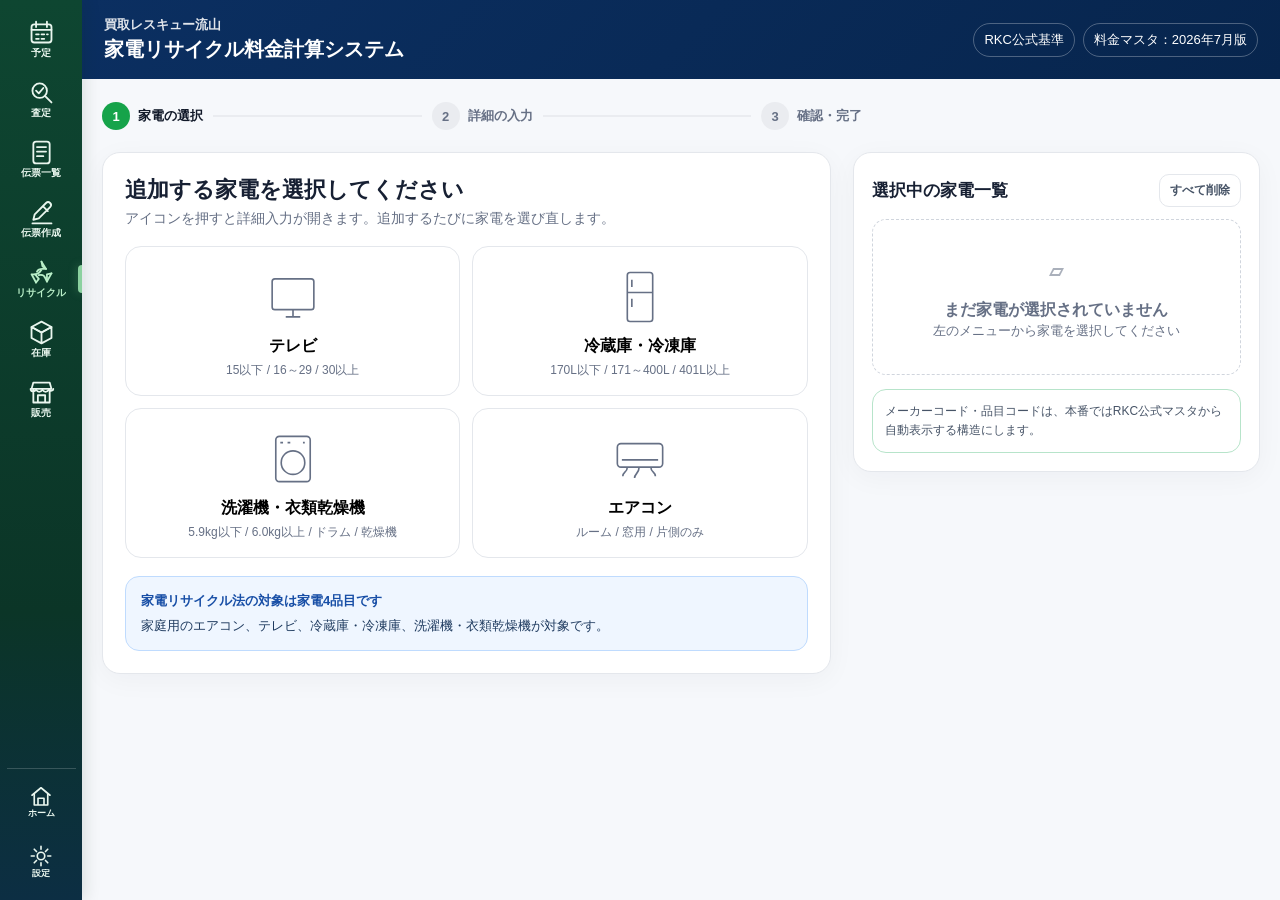
<file: recycle/index.html>
<!doctype html>
<html lang="ja">
<head>
<meta charset="utf-8">
<meta name="viewport" content="width=device-width,initial-scale=1,viewport-fit=cover">
<meta name="theme-color" content="#0b2f61">
<title>買取レスキュー｜家電リサイクル料金計算 v2.7</title>
<style>
:root{
  --navy:#0b2f61; --blue:#1d67d8; --green:#169b62;
  --ink:#172033; --muted:#667085; --line:#e4e7ec; --bg:#f6f8fb;
  --danger:#d92d20;
}
*{box-sizing:border-box}
body{margin:0;background:var(--bg);color:var(--ink);font-family:-apple-system,BlinkMacSystemFont,"Segoe UI","Noto Sans JP",sans-serif}
button,select,input{font:inherit} button{cursor:pointer}
.topbar{background:linear-gradient(135deg,var(--navy),#07254d);color:#fff;padding:16px 22px;position:sticky;top:0;z-index:30}
.toprow{max-width:1280px;margin:auto;display:flex;justify-content:space-between;align-items:center;gap:16px}
.brand small{opacity:.88;font-weight:700;display:block;margin-bottom:2px}.brand h1{font-size:20px;margin:0}
.master{display:flex;gap:8px;align-items:center;font-size:13px;flex-wrap:wrap;justify-content:flex-end}
.pill{border:1px solid rgba(255,255,255,.28);border-radius:999px;padding:7px 10px}
.shell{max-width:1280px;margin:auto;padding:18px 20px 100px}
.steps{display:flex;align-items:center;gap:10px;margin:5px 0 22px;max-width:760px}
.step{display:flex;align-items:center;gap:8px;color:#667085;font-weight:800;font-size:13px}
.step .n{width:28px;height:28px;border-radius:50%;display:grid;place-items:center;background:#eaecf0;color:#667085}
.step.on{color:#101828}.step.on .n{background:#16a34a;color:#fff}.rule{height:2px;background:#eaecf0;flex:1}
.layout{display:grid;grid-template-columns:minmax(0,1.7fr) minmax(340px,.95fr);gap:22px}
.panel{background:#fff;border:1px solid var(--line);border-radius:18px;box-shadow:0 6px 28px rgba(16,24,40,.04)}
.left{padding:22px}.right{padding:18px;position:sticky;top:100px;align-self:start}
.title{font-size:22px;margin:0 0 5px}.sub{margin:0 0 18px;color:var(--muted);font-size:14px}
.tiles{display:grid;grid-template-columns:repeat(2,1fr);gap:12px}
.tile{min-height:150px;border:1.5px solid var(--line);background:#fff;border-radius:16px;padding:14px 12px;transition:.15s;display:flex;flex-direction:column;align-items:center;justify-content:center;text-align:center}
.tile:hover{border-color:#b8c6d8;box-shadow:0 5px 16px rgba(16,24,40,.06);transform:translateY(-1px)}.tile:active{transform:scale(.985)}
.icon{width:58px;height:58px;margin-bottom:10px;color:var(--navy);display:grid;place-items:center}.icon svg{width:100%;height:100%;stroke:currentColor;fill:none;stroke-width:1.8}
.tile b{font-size:16px}.tile span{font-size:12px;color:var(--muted);margin-top:5px}
.help{margin-top:18px;background:#eff6ff;border:1px solid #bfdbfe;border-radius:14px;padding:13px 15px;font-size:13px;line-height:1.65;color:#1e3a5f}
.help b{display:block;margin-bottom:4px;color:#174ea6}
.right h2{font-size:17px;margin:3px 0 12px;display:flex;align-items:center;justify-content:space-between}
.clear{border:1px solid var(--line);background:#fff;border-radius:10px;padding:7px 10px;color:#475467;font-size:12px;font-weight:800}
.empty{border:1.5px dashed #d0d5dd;border-radius:14px;padding:34px 15px;text-align:center;color:#667085}
.item{border:1px solid var(--line);border-radius:14px;padding:13px;margin-bottom:10px;background:#fff}
.itemtop{display:flex;justify-content:space-between;gap:10px;align-items:flex-start}.itemtop b{font-size:14px}.itemmeta{font-size:12px;color:#667085;margin-top:3px;line-height:1.45}
.remove{border:0;background:#fff1f0;color:var(--danger);border-radius:8px;padding:6px 8px;font-weight:800;font-size:12px}
.itemmoney{display:flex;justify-content:space-between;margin-top:9px;padding-top:9px;border-top:1px solid var(--line);font-size:13px}
.totalbox{background:#ecfdf3;border:1px solid #abefc6;border-radius:14px;padding:14px;margin-top:14px}
.totalrow{display:flex;justify-content:space-between;padding:5px 0;font-size:13px}.grand{border-top:1px solid #b7e4ca;margin-top:7px;padding-top:10px;font-weight:900;color:#087443}.grand b{font-size:25px}
.next{width:100%;height:50px;border:0;border-radius:12px;background:var(--green);color:#fff;font-weight:900;margin-top:12px}
.note{margin-top:14px;border:1px solid #b7e4ca;border-radius:14px;padding:12px;font-size:12px;line-height:1.6;color:#475467}
.modal{position:fixed;inset:0;background:rgba(15,23,42,.48);display:none;align-items:flex-end;justify-content:center;z-index:70;padding:16px}.modal.on{display:flex}
.sheet{width:min(650px,100%);background:#fff;border-radius:22px;padding:20px;box-shadow:0 30px 70px rgba(0,0,0,.22);max-height:88vh;overflow:auto}
.sheethead{display:flex;justify-content:space-between;align-items:center;margin-bottom:12px}.sheethead h2{font-size:20px;margin:0}.close{border:0;background:#f2f4f7;border-radius:10px;width:36px;height:36px;font-size:20px}
.formgrid{display:grid;grid-template-columns:1fr 1fr;gap:12px}.field{margin:10px 0}.field label{display:block;font-size:12px;font-weight:900;margin-bottom:6px}
select,input{width:100%;height:48px;border:1.5px solid #d0d5dd;border-radius:11px;padding:0 11px;background:#fff;font-size:16px}
.maker-wrap{position:relative}.maker-list{position:absolute;left:0;right:0;top:54px;z-index:120;background:#fff;border:1px solid #d0d5dd;border-radius:12px;box-shadow:0 12px 30px rgba(16,24,40,.16);max-height:min(46vh,360px);overflow-y:auto;overflow-x:hidden;-webkit-overflow-scrolling:touch;overscroll-behavior:contain;touch-action:pan-y}.maker-option{width:100%;border:0;border-bottom:1px solid #eef1f5;background:#fff;text-align:left;padding:14px 14px;font-size:16px;color:#172033;touch-action:pan-y;-webkit-user-select:none;user-select:none}.maker-option:last-child{border-bottom:0}.maker-option:active{background:#eff6ff}.maker-empty{padding:14px;color:#667085;font-size:14px}.maker-selected{margin-top:7px;font-size:12px;color:#087443;font-weight:800}.maker-hint{font-size:12px;color:#667085;margin-top:6px}.maker-section-title{padding:9px 14px 6px;font-size:12px;font-weight:800;color:#667085;background:#f8fafc;position:sticky;top:0}.maker-option small{display:block;color:#667085;font-size:11px;margin-top:2px}
.choice{display:grid;grid-template-columns:1fr 1fr;gap:8px}.choice button{border:1.5px solid var(--line);background:#fff;border-radius:11px;padding:11px 8px;font-weight:800}.choice button.on{border-color:var(--blue);background:#eff6ff;color:#174ea6}
.preview{background:#f8fafc;border-radius:12px;padding:12px;margin:12px 0}.preview .r{display:flex;justify-content:space-between;padding:5px 0;font-size:13px}.preview .r.total{border-top:1px solid var(--line);margin-top:6px;padding-top:9px;font-weight:900;font-size:17px}
.codebox{background:#fff7ed;border:1px solid #fed7aa;border-radius:11px;padding:10px 11px;font-size:12px;color:#9a3412;margin-top:10px}
.actions{display:grid;grid-template-columns:1fr 1.4fr;gap:9px;margin-top:14px}.secondary{height:50px;border:1px solid var(--line);background:#fff;border-radius:12px;font-weight:900}.primary{height:50px;border:0;background:var(--blue);color:#fff;border-radius:12px;font-weight:900}
.customer{max-width:760px;margin:0 auto;padding:24px 18px 110px}.custhead{text-align:center}.custhead .ok{width:54px;height:54px;margin:auto;border-radius:50%;background:#ecfdf3;color:#087443;display:grid;place-items:center;font-size:27px;font-weight:900}.custhead h2{margin:10px 0 5px;font-size:24px}.custhead p{margin:0;color:var(--muted);font-size:13px}
.ccard{background:#fff;border:1px solid var(--line);border-radius:16px;padding:15px;margin-top:12px}.ccard h3{margin:0 0 7px;font-size:18px}.ccard .meta{font-size:15px;color:#344054;line-height:1.65}
.mrow{display:flex;justify-content:space-between;gap:12px;padding:7px 0;font-size:15px}.mrow b,.mrow strong{font-size:16px}.code-confirm{margin-top:9px;padding:9px 10px;background:#f8fafc;border:1px solid var(--line);border-radius:10px;font-size:14px;color:#344054}.cgrand{background:var(--navy);color:#fff;border-radius:18px;padding:18px;text-align:center;margin:16px 0}.cgrand span{display:block;font-size:13px;opacity:.85}.cgrand b{font-size:37px}
.fixed{position:fixed;left:0;right:0;bottom:0;background:rgba(255,255,255,.97);border-top:1px solid var(--line);padding:12px 16px calc(12px + env(safe-area-inset-bottom));z-index:40}.fixedin{max-width:760px;margin:auto;display:grid;grid-template-columns:1fr 1.6fr;gap:9px}
.done{text-align:center;max-width:580px;margin:80px auto;background:#fff;border:1px solid var(--line);border-radius:20px;padding:32px 20px}.done .big{font-size:55px}.hidden{display:none!important}
@media(max-width:900px){.layout{grid-template-columns:1fr}.right{position:static}.tiles{grid-template-columns:repeat(2,1fr)}}
@media(max-width:560px){.topbar{padding:12px 14px}.brand h1{font-size:16px}.master{font-size:11px}.shell{padding:14px 12px 90px}.left{padding:14px}.right{padding:14px}.title{font-size:20px}.tiles{gap:9px}.tile{min-height:126px;padding:10px 7px}.icon{width:48px;height:48px}.tile b{font-size:14px}.formgrid{grid-template-columns:1fr}.sheet{padding:16px;border-radius:20px 20px 14px 14px}.step span:last-child{display:none}}

@media (max-width:700px){
  .maker-list{
    max-height:48vh;
    padding-bottom:max(8px, env(safe-area-inset-bottom));
  }
  .maker-option{
    min-height:52px;
  }
}

@media(max-width:900px){.fixed{bottom:calc(70px + env(safe-area-inset-bottom));padding-bottom:10px}.customer{padding-bottom:190px}}
</style>
<link rel="stylesheet" href="../hub/assets/desktop-nav-pop.css?v=1">
</head>
<body><script>if(new URLSearchParams(location.search).get('embed')==='1')document.body.classList.add('embedded')</script><style>
.krDesktopRail{position:fixed;z-index:2147482000;inset:0 auto 0 0;width:82px;display:flex;flex-direction:column;align-items:center;gap:3px;padding:10px 6px;background:linear-gradient(180deg,#0e4631,#0b3527 68%,#0c2e43);box-shadow:2px 0 16px rgba(9,42,30,.14);overflow-y:auto;scrollbar-width:none}
.krDesktopRail::-webkit-scrollbar{display:none}.krDesktopRail a{position:relative;display:flex;flex:0 0 57px;width:69px;flex-direction:column;align-items:center;justify-content:center;gap:1px;border-radius:14px;color:#e9f6ee;text-decoration:none;-webkit-tap-highlight-color:transparent;transition:background-color .1s ease,color .1s ease,transform .08s ease}.krDesktopRail a:hover{background:rgba(255,255,255,.09)}.krDesktopRail a:active{transform:scale(.94)}.krDesktopRail a.active{background:transparent;color:#b9efc8;box-shadow:none}.krDesktopRail a.active:after{content:"";position:absolute;right:-6px;top:50%;width:4px;height:28px;border-radius:4px 0 0 4px;background:#8bd19f;transform:translateY(-50%);box-shadow:0 0 10px #7cd09466}.krDesktopRail a.active:hover{background:rgba(255,255,255,.055)}.krDesktopRail svg{display:block;width:29px;height:29px;fill:none;stroke:currentColor;stroke-width:2;stroke-linecap:round;stroke-linejoin:round}.krDesktopRail span{max-width:64px;overflow:hidden;color:inherit;font-size:10px;font-weight:850;line-height:1.05;text-overflow:ellipsis;white-space:nowrap}
.krDesktopRail .railUtilities{display:flex;flex-direction:column;align-items:center;gap:3px;width:69px;margin-top:auto}.krDesktopRail .railUtility{flex:0 0 57px;width:69px}.krDesktopRail .railUtility svg{width:27px;height:27px}body:not(.embedded){padding-left:82px}@media(max-width:900px){body:not(.embedded){padding-left:0}.krDesktopRail{display:none}}.embedded .krDesktopRail{display:none!important}
</style>
<aside class="krDesktopRail" aria-label="主要メニュー">
<a data-nav-key="schedule" href="https://script.google.com/macros/s/AKfycbyg-1Uvk5d8y-aNkMr206fQcAt3vpPPR5BgZ-QyjLXKNBEC_riP1e2TSKfT96HtxxWLMA/exec" target="_top" aria-label="予定"><svg viewBox="0 0 32 32"><rect x="5" y="7" width="22" height="20" rx="3"/><path d="M10 4v6M22 4v6M5 13h22M10 18h3M16 18h3M22 18h1M10 23h3M16 23h3"/></svg><span>予定</span></a>
<a data-nav-key="dashboard" href="https://script.google.com/macros/s/AKfycby5yXQfe2Ki8V3TXqNTj1by9GtRZEo4a-yfdvsQ0e2k-EaUwnoeBpnprpRX1LjkMSUI/exec" target="_top" aria-label="査定"><svg viewBox="0 0 32 32"><circle cx="14" cy="14" r="8"/><path d="m20 20 7 7M10 14l3 3 5-6"/></svg><span>査定</span></a>
<a data-nav-key="slips" href="https://script.google.com/macros/s/AKfycbxRmX2wtJ8r2VkZvVlBCoB91t8vMrd-ZxkQ_6k1IPoIdCCKsIlgAmZnKq0xV1Dl5kItkQ/exec?page=slips" target="_top" aria-label="伝票一覧"><svg viewBox="0 0 32 32"><rect x="7" y="4" width="18" height="24" rx="3"/><path d="M11 10h10M11 15h10M11 20h7"/></svg><span>伝票一覧</span></a>
<a data-nav-key="slip" href="https://script.google.com/macros/s/AKfycbxRmX2wtJ8r2VkZvVlBCoB91t8vMrd-ZxkQ_6k1IPoIdCCKsIlgAmZnKq0xV1Dl5kItkQ/exec?page=slip" target="_top" aria-label="伝票作成"><svg viewBox="0 0 32 32"><path d="M7 24 8.5 18 21 5.5a3 3 0 0 1 4.5 4.5L13 22.5 7 24ZM17.5 9l5.5 5.5M6 28h21"/></svg><span>伝票作成</span></a>
<a data-nav-key="recycle" href="https://ichimaru1031031.github.io/kaitori-form/recycle/" target="_top" aria-label="リサイクル"><svg viewBox="0 0 32 32"><path d="m16 4 5 8h-4c-3 0-5 1-6 3M27 17l-5 9-2-4c-1-3-3-4-7-3M10 27l-5-9h4c4 0 5-2 7-5"/><path d="m16 4 1 5 4 3m6 5-5 1v8M10 27l3-4-4-5"/></svg><span>リサイクル</span></a>
<a data-nav-key="inventory" href="https://script.google.com/macros/s/AKfycbxRmX2wtJ8r2VkZvVlBCoB91t8vMrd-ZxkQ_6k1IPoIdCCKsIlgAmZnKq0xV1Dl5kItkQ/exec?page=inventory" target="_top" aria-label="在庫"><svg viewBox="0 0 32 32"><path d="m5 10 11-6 11 6-11 6-11-6Z"/><path d="m5 10 11 6v12L5 22V10Zm22 0-11 6v12l11-6V10Z"/></svg><span>在庫</span></a>
<a data-nav-key="store" href="https://script.google.com/macros/s/AKfycbxRmX2wtJ8r2VkZvVlBCoB91t8vMrd-ZxkQ_6k1IPoIdCCKsIlgAmZnKq0xV1Dl5kItkQ/exec?page=store" target="_top" aria-label="販売"><svg viewBox="0 0 32 32"><path d="M5 12h22l-2-7H7l-2 7Z"/><path d="M7 12v15h18V12M12 27v-8h8v8M4 12c0 3 4 4 6 1 2 3 5 3 7 0 2 3 5 3 7 0 2 2 5 1 5-1"/></svg><span>販売</span></a>

<div class="railUtilities" aria-label="補助メニュー">
<a class="railUtility" data-nav-key="home" href="https://kaitori-rescure.net/" target="_top" aria-label="ホームページ"><svg viewBox="0 0 32 32"><path d="m4 15 12-10 12 10"/><path d="M7 13v15h18V13M12 28v-9h8v9"/></svg><span>ホーム</span></a>
<a class="railUtility" data-nav-key="settings" href="https://script.google.com/macros/s/AKfycbxRmX2wtJ8r2VkZvVlBCoB91t8vMrd-ZxkQ_6k1IPoIdCCKsIlgAmZnKq0xV1Dl5kItkQ/exec?page=settings" target="_top" aria-label="設定"><svg viewBox="0 0 32 32"><circle cx="16" cy="16" r="5"/><path d="M16 3v4M16 25v4M3 16h4M25 16h4M7 7l3 3M22 22l3 3M25 7l-3 3M10 22l-3 3"/></svg><span>設定</span></a>
</div>
</aside>
<script>(function(){var rail=document.querySelector('.krDesktopRail');if(!rail)return;var title=document.title+' '+((document.querySelector('h1')||{}).textContent||''),url=location.href,page='';try{page=new URL(location.href).searchParams.get('page')||''}catch(_e){}var key=/月間スケジュール|連動予定表/.test(title)?'schedule':/出張買取ダッシュボード/.test(title)?'dashboard':/保存済み伝票|伝票一覧/.test(title)?'slips':/承り伝票/.test(title)?'slip':/リサイクル料金|リサイクル回収/.test(title)||url.indexOf('/recycle/')>-1?'recycle':/販売中の商品|販売ページ/.test(title)?'store':page||'inventory';var active=rail.querySelector('[data-nav-key="'+key+'"]');if(active){active.classList.add('active');active.setAttribute('aria-current','page')}})();</script>

<style>.krNavLoading{position:fixed;z-index:2147483600;inset:0;display:grid;place-items:center;background:linear-gradient(135deg,#ebf6eff5,#fffffff9);opacity:0;visibility:hidden;pointer-events:none;transition:.12s}.krNavLoading.on{opacity:1;visibility:visible;pointer-events:auto}.krNavLoadingCard{display:grid;grid-template-columns:96px 1fr;align-items:center;gap:13px;padding:13px 20px 13px 12px;border:1px solid #cfe2d6;border-radius:20px;background:#fff;box-shadow:0 18px 55px #0d372533}.krNavLoading img{width:96px;height:96px;object-fit:contain;animation:krAroHop .52s ease-in-out infinite alternate}.krNavLoading.truckVersion .krNavLoadingCard{grid-template-columns:174px 1fr}.krNavLoading.truckVersion img{width:174px;height:150px;animation:none}.krNavLoading strong{display:block;color:#183d2b;font-size:16px}.krNavLoading small{display:block;margin-top:6px;color:#65786e;font-size:11px}@keyframes krAroHop{to{transform:translateY(-6px) rotate(-1deg)}}@media(prefers-reduced-motion:reduce){.krNavLoading img{animation:none}}</style><script>(function(){var rail=document.querySelector('.krDesktopRail');if(!rail)return;var sources=['https://ichimaru1031031.github.io/kaitori-form/hub/assets/aro-loading.webp?v=7','https://ichimaru1031031.github.io/kaitori-form/hub/assets/aro-loading-truck.webp?v=2'],pick=Math.random()<.5?0:1;try{var last=Number(sessionStorage.getItem('kr-nav-loading-last'));if(last===pick)pick=1-pick;sessionStorage.setItem('kr-nav-loading-last',String(pick))}catch(_e){}var truck=pick===1,o=document.createElement('div');o.className='krNavLoading'+(truck?' truckVersion':'');o.innerHTML='<div class="krNavLoadingCard"><img alt="'+(truck?'トラックで移動するアロさん':'荷物を運ぶアロさん')+'" src="'+sources[pick]+'"><div><strong>画面を切り替えています</strong><small>少々お待ちください</small></div></div>';document.body.appendChild(o);var pre=new Image();pre.src=sources[pick];rail.querySelectorAll('a').forEach(function(a){a.addEventListener('click',function(e){if(e.defaultPrevented||e.metaKey||e.ctrlKey||e.shiftKey||e.altKey)return;o.classList.add('on')})})})();</script>


<div id="staff">
<header class="topbar"><div class="toprow">
  <div class="brand"><small>買取レスキュー流山</small><h1>家電リサイクル料金計算システム</h1></div>
  <div class="master"><span class="pill">RKC公式基準</span><span class="pill">料金マスタ：2026年7月版</span></div>
</div></header>

<main class="shell">
  <div class="steps">
    <div class="step on"><span class="n">1</span><span>家電の選択</span></div><div class="rule"></div>
    <div class="step"><span class="n">2</span><span>詳細の入力</span></div><div class="rule"></div>
    <div class="step"><span class="n">3</span><span>確認・完了</span></div>
  </div>

  <div class="layout">
    <section class="panel left">
      <h2 class="title">追加する家電を選択してください</h2>
      <p class="sub">アイコンを押すと詳細入力が開きます。追加するたびに家電を選び直します。</p>

      <div class="tiles">
        <button class="tile" data-type="tv"><span class="icon"><svg viewBox="0 0 64 64"><rect x="9" y="12" width="46" height="34" rx="3"/><path d="M24 54h16M32 46v8"/></svg></span><b>テレビ</b><span>15以下 / 16～29 / 30以上</span></button>
        <button class="tile" data-type="fridge"><span class="icon"><svg viewBox="0 0 64 64"><rect x="18" y="5" width="28" height="54" rx="3"/><path d="M18 27h28M23 13v8M23 34v9"/></svg></span><b>冷蔵庫・冷凍庫</b><span>170L以下 / 171～400L / 401L以上</span></button>
        <button class="tile" data-type="washer"><span class="icon"><svg viewBox="0 0 64 64"><rect x="13" y="7" width="38" height="50" rx="4"/><circle cx="32" cy="36" r="13"/><path d="M18 14h3M26 14h3M43 14h2"/></svg></span><b>洗濯機・衣類乾燥機</b><span>5.9kg以下 / 6.0kg以上 / ドラム / 乾燥機</span></button>
        <button class="tile" data-type="aircon"><span class="icon"><svg viewBox="0 0 64 64"><rect x="7" y="15" width="50" height="26" rx="4"/><path d="M12 33h40M18 41c0 6-5 5-5 10M31 41c0 7-5 7-5 12M44 41c0 6 5 5 5 10"/></svg></span><b>エアコン</b><span>ルーム / 窓用 / 片側のみ</span></button>
      </div>

      <div class="help"><b>家電リサイクル法の対象は家電4品目です</b>
      家庭用のエアコン、テレビ、冷蔵庫・冷凍庫、洗濯機・衣類乾燥機が対象です。</div>
    </section>

    <aside class="panel right">
      <h2>選択中の家電一覧 <button id="clear" class="clear">すべて削除</button></h2>
      <div id="list"></div>
      <div id="empty" class="empty"><div style="font-size:34px;opacity:.55;margin-bottom:7px">▱</div><b>まだ家電が選択されていません</b><br><small>左のメニューから家電を選択してください</small></div>
      <div id="totalbox" class="totalbox hidden">
        <div class="totalrow"><span>リサイクル料金 合計</span><b id="rsum">0円</b></div>
        <div class="totalrow"><span>収集運搬料金 合計</span><b id="tsum">0円</b></div>
        <div class="totalrow grand"><span>合計金額（税込）</span><b id="grand">0円</b></div>
        <button id="customerBtn" class="next">お客様確認画面へ</button>
      </div>
      <div class="note">メーカーコード・品目コードは、本番ではRKC公式マスタから自動表示する構造にします。</div>
    </aside>
  </div>
</main>
</div>

<div id="modal" class="modal">
  <div class="sheet">
    <div class="sheethead"><h2 id="modalTitle">家電を追加</h2><button id="close" class="close">×</button></div>
    <div id="detailForm">
      <div class="formgrid">
        <div class="field"><label>種類・サイズ</label><select id="size"></select></div>
        <div class="field"><label>メーカー</label><div class="maker-wrap"><input id="makerSearch" type="search" inputmode="search" autocomplete="off" autocorrect="off" spellcheck="false" placeholder="メーカー名・ブランド名・旧社名を入力"><div id="makerCandidates" class="maker-list hidden"></div></div><div id="makerSelected" class="maker-selected hidden"></div><div class="maker-hint">RKC公式2026年7月版の製造業者名・略称・旧社名から検索します。指定法人（コード999）は公式表で対象となる会社・品目だけに表示されます。</div></div>
      </div>
      <div class="field"><label>受付区分</label>
        <div class="choice"><button type="button" id="normal" class="on">配送・買取・持込</button><button type="button" id="dispose">処分のみ</button></div>
      </div>
      <div class="preview">
        <div class="r"><span>リサイクル料金</span><b id="pRecycle">—</b></div>
        <div class="r"><span>収集運搬料金</span><b id="pTransport">—</b></div>
        <div class="r total"><span>小計</span><b id="pTotal">—</b></div>
      </div>
      <div class="codebox"><b>リサイクル券用番号</b><br>メーカーコード：<span id="makerCode">公式マスタ連携待ち</span><br>品目・料金区分：<span id="itemCode">選択内容から自動表示予定</span></div>
      <div class="actions"><button id="cancel" class="secondary">キャンセル</button><button id="add" class="primary">この家電を追加</button></div>
    </div>
  </div>
</div>

<div id="customer" class="hidden">
  <div class="customer">
    <div class="custhead"><div class="ok">✓</div><h2>料金をご確認ください</h2><p>内容と金額にお間違いがないかご確認ください。</p></div>
    <div id="customerList"></div>
    <div class="cgrand"><span>お支払い合計（税込）</span><b id="cGrand">0円</b></div>
    <div class="note">※リサイクル料金はメーカー・品目・サイズにより異なります。収集運搬料金は当店料金表に基づきます。</div>
  </div>
  <div class="fixed"><div class="fixedin"><button id="back" class="secondary">修正する</button><button id="confirm" class="primary">✓ 内容を確認しました</button></div></div>
</div>

<div id="done" class="hidden">
  <div class="done"><div class="big">✅</div><h2>お客様確認済み</h2><p id="doneTime"></p><p>将来はこの確認結果を受付番号・案件情報へ保存できます。</p><button id="restart" class="secondary">新しい計算を始める</button></div>
</div>

<script>
(function(){
"use strict";

const $ = (id) => document.getElementById(id);

const RKC_MASTER = [{"name":"パナソニック","code":"100","itemCodes":["10","21","22","31","32","40","51","52"],"kana":"パナソニック Panasonic ナショナル National 松下"},{"name":"メーカーコード 101","code":"101","itemCodes":["10","21","22","31","32","40","51","52"],"kana":"メーカーコード 101 "},{"name":"東芝ライフスタイル","code":"110","itemCodes":["10","31","32","40"],"kana":"東芝ライフスタイル 東芝 TOSHIBA"},{"name":"TVS REGZA","code":"114","itemCodes":["21","22","51","52"],"kana":"TVS REGZA REGZA レグザ 東芝テレビ"},{"name":"ダイキン工業","code":"120","itemCodes":["10"],"kana":"ダイキン工業 ダイキン DAIKIN"},{"name":"ハイセンスジャパン","code":"151","itemCodes":["10","31","32","40","51","52"],"kana":"ハイセンスジャパン ハイセンス HISENSE"},{"name":"LG Electronics Japan","code":"180","itemCodes":["10","21","22","31","32","40","51","52"],"kana":"LG Electronics Japan LG エルジー"},{"name":"メーカーコード 182","code":"182","itemCodes":["10","40"],"kana":"メーカーコード 182 "},{"name":"コロナ","code":"185","itemCodes":["10","31","32","40"],"kana":"コロナ CORONA"},{"name":"メーカーコード 187","code":"187","itemCodes":["10"],"kana":"メーカーコード 187 "},{"name":"メーカーコード 189","code":"189","itemCodes":["10","40"],"kana":"メーカーコード 189 "},{"name":"サムスン電子ジャパン","code":"191","itemCodes":["21","22","31","32","40","51","52"],"kana":"サムスン電子ジャパン Samsung サムスン 三星"},{"name":"メーカーコード 193","code":"193","itemCodes":["31","32"],"kana":"メーカーコード 193 "},{"name":"メーカーコード 194","code":"194","itemCodes":["10"],"kana":"メーカーコード 194 "},{"name":"メーカーコード 198","code":"198","itemCodes":["51","52"],"kana":"メーカーコード 198 "},{"name":"メーカーコード 199","code":"199","itemCodes":["10","21","22","31","32","40","51","52"],"kana":"メーカーコード 199 "},{"name":"日立グローバルライフソリューションズ","code":"300","itemCodes":["10","21","22","31","32","40","51","52"],"kana":"日立グローバルライフソリューションズ 日立 HITACHI"},{"name":"シャープ","code":"310","itemCodes":["10","21","22","31","32","40","51","52"],"kana":"シャープ SHARP"},{"name":"三菱電機","code":"320","itemCodes":["10","21","22","31","32","40","51","52"],"kana":"三菱電機 MITSUBISHI"},{"name":"三菱電機エンジニアリング","code":"321","itemCodes":["31"],"kana":"三菱電機エンジニアリング "},{"name":"ソニー","code":"340","itemCodes":["21","22","51","52"],"kana":"ソニー SONY"},{"name":"ゼネラル","code":"350","itemCodes":["10","21","22","31","32","40","52"],"kana":"ゼネラル "},{"name":"ソニー（アイワ）","code":"360","itemCodes":["21","22","51","52"],"kana":"ソニー（アイワ） "},{"name":"三菱重工冷熱","code":"370","itemCodes":["10"],"kana":"三菱重工冷熱 "},{"name":"メーカーコード 381","code":"381","itemCodes":["10"],"kana":"メーカーコード 381 "},{"name":"メーカーコード 382","code":"382","itemCodes":["10"],"kana":"メーカーコード 382 "},{"name":"メーカーコード 384","code":"384","itemCodes":["10"],"kana":"メーカーコード 384 "},{"name":"良品計画","code":"387","itemCodes":["21","22","31","32","40","51","52"],"kana":"良品計画 MUJI 無印良品"},{"name":"リンナイ","code":"388","itemCodes":["10","40"],"kana":"リンナイ "},{"name":"ハイアールジャパンセールス","code":"392","itemCodes":["10","21","22","31","32","40","51","52"],"kana":"ハイアールジャパンセールス ハイアール HAIER"},{"name":"アクア","code":"393","itemCodes":["10","31","32","40"],"kana":"アクア AQUA"},{"name":"メーカーコード 394","code":"394","itemCodes":["31","32"],"kana":"メーカーコード 394 "},{"name":"アイリスオーヤマ（冷蔵庫等）","code":"395","itemCodes":["31","32","40"],"kana":"アイリスオーヤマ（冷蔵庫等） アイリス IRIS OHYAMA"},{"name":"小泉成器","code":"505","itemCodes":["10","21","22","31"],"kana":"小泉成器 "},{"name":"ツインバード","code":"511","itemCodes":["31","32","40","51","52"],"kana":"ツインバード TWINBIRD"},{"name":"ツナシマ商事","code":"512","itemCodes":["31","32","40"],"kana":"ツナシマ商事 "},{"name":"メーカーコード 514","code":"514","itemCodes":["32","40"],"kana":"メーカーコード 514 "},{"name":"メーカーコード 522","code":"522","itemCodes":["40"],"kana":"メーカーコード 522 "},{"name":"メーカーコード 524","code":"524","itemCodes":["31","32","40"],"kana":"メーカーコード 524 "},{"name":"メーカーコード 529","code":"529","itemCodes":["31","32","40"],"kana":"メーカーコード 529 "},{"name":"デバイスタイル","code":"531","itemCodes":["31","32"],"kana":"デバイスタイル "},{"name":"メーカーコード 532","code":"532","itemCodes":["31","32"],"kana":"メーカーコード 532 "},{"name":"メーカーコード 533","code":"533","itemCodes":["31","32"],"kana":"メーカーコード 533 "},{"name":"日本ゼネラル・アプラィアンス","code":"535","itemCodes":["31","32","40"],"kana":"日本ゼネラル・アプラィアンス "},{"name":"ダイレイ","code":"536","itemCodes":["31","32"],"kana":"ダイレイ "},{"name":"グローバル","code":"538","itemCodes":["31","32"],"kana":"グローバル "},{"name":"ジンアンドマリー","code":"542","itemCodes":["31","32","40"],"kana":"ジンアンドマリー "},{"name":"アズマ","code":"543","itemCodes":["31","32","40","51","52"],"kana":"アズマ "},{"name":"メーカーコード 547","code":"547","itemCodes":["31"],"kana":"メーカーコード 547 "},{"name":"カンデラ・メディアテック","code":"550","itemCodes":["51","52"],"kana":"カンデラ・メディアテック "},{"name":"ザ・ビーズインターナショナル","code":"552","itemCodes":["51","52"],"kana":"ザ・ビーズインターナショナル "},{"name":"Freedom","code":"559","itemCodes":["31","51","52"],"kana":"Freedom "},{"name":"メーカーコード 563","code":"563","itemCodes":["51","52"],"kana":"メーカーコード 563 "},{"name":"ユニテク","code":"566","itemCodes":["52"],"kana":"ユニテク "},{"name":"ピクセラ","code":"570","itemCodes":["51","52"],"kana":"ピクセラ "},{"name":"エスケイジャパン","code":"573","itemCodes":["10","31","32","40","51","52"],"kana":"エスケイジャパン "},{"name":"イー・エム・エー","code":"582","itemCodes":["31","40","51","52"],"kana":"イー・エム・エー "},{"name":"テクタイト","code":"586","itemCodes":["21","22","31","32","40","51","52"],"kana":"テクタイト "},{"name":"メーカーコード 587","code":"587","itemCodes":["51","52"],"kana":"メーカーコード 587 "},{"name":"シロカ","code":"591","itemCodes":["31"],"kana":"シロカ "},{"name":"ジーマックス","code":"596","itemCodes":["31","32"],"kana":"ジーマックス "},{"name":"アルミス","code":"598","itemCodes":["31","40"],"kana":"アルミス "},{"name":"N・TEC","code":"700","itemCodes":["32"],"kana":"N・TEC "},{"name":"マクスゼン","code":"701","itemCodes":["10","31","32","40","51","52"],"kana":"マクスゼン MAXZEN"},{"name":"アントビー","code":"702","itemCodes":["31","32"],"kana":"アントビー "},{"name":"スタイルクレア","code":"703","itemCodes":["31","32"],"kana":"スタイルクレア "},{"name":"山善","code":"704","itemCodes":["10","31","32","40","52"],"kana":"山善 YAMAZEN"},{"name":"ベルソス","code":"706","itemCodes":["31","40","51","52"],"kana":"ベルソス "},{"name":"シービージャパン","code":"707","itemCodes":["40"],"kana":"シービージャパン "},{"name":"ノジマ","code":"708","itemCodes":["10","21","22","31","32","40","51","52"],"kana":"ノジマ "},{"name":"吉岡電気工業","code":"711","itemCodes":["31","32","40"],"kana":"吉岡電気工業 "},{"name":"ドウシシャ","code":"713","itemCodes":["21","22","31","32","40","51","52"],"kana":"ドウシシャ "},{"name":"ライソン","code":"715","itemCodes":["31"],"kana":"ライソン "},{"name":"WIS","code":"717","itemCodes":["31","51","52"],"kana":"WIS "},{"name":"アイリスオーヤマ（エアコン・テレビ）","code":"718","itemCodes":["10","52"],"kana":"アイリスオーヤマ（エアコン・テレビ） アイリス IRIS OHYAMA"},{"name":"A-Stage","code":"719","itemCodes":["31","32","40","52"],"kana":"A-Stage "},{"name":"ティーズネットワーク","code":"721","itemCodes":["31","40","51","52"],"kana":"ティーズネットワーク "},{"name":"池商","code":"724","itemCodes":["31"],"kana":"池商 "},{"name":"SIS","code":"725","itemCodes":["31","40"],"kana":"SIS "},{"name":"TCL JAPAN ELECTRONICS","code":"727","itemCodes":["10","31","32","40","52"],"kana":"TCL JAPAN ELECTRONICS TCL"},{"name":"FFF SMART LIFE CONNECTED","code":"728","itemCodes":["52"],"kana":"FFF SMART LIFE CONNECTED "},{"name":"A&R","code":"730","itemCodes":["31","32","40","52"],"kana":"A&R "},{"name":"ベステックグループ","code":"732","itemCodes":["31","32","40"],"kana":"ベステックグループ "},{"name":"はぴねすくらぶ","code":"733","itemCodes":["31"],"kana":"はぴねすくらぶ "},{"name":"ニトリ","code":"735","itemCodes":["10","31","32","40","52"],"kana":"ニトリ NITORI"},{"name":"ジャスト","code":"736","itemCodes":["52"],"kana":"ジャスト "},{"name":"ウィンコド","code":"737","itemCodes":["31","32","40","51","52"],"kana":"ウィンコド "},{"name":"三金商事","code":"738","itemCodes":["31","40"],"kana":"三金商事 "},{"name":"ジョワイユ","code":"739","itemCodes":["52"],"kana":"ジョワイユ "},{"name":"ケーズウェーブ","code":"740","itemCodes":["40"],"kana":"ケーズウェーブ "},{"name":"さくら製作所","code":"741","itemCodes":["31","32"],"kana":"さくら製作所 "},{"name":"サンコー","code":"742","itemCodes":["31","32","40"],"kana":"サンコー "},{"name":"ユニーク","code":"743","itemCodes":["52"],"kana":"ユニーク "},{"name":"オーム電機","code":"745","itemCodes":["31","40"],"kana":"オーム電機 "},{"name":"モダンデコ","code":"746","itemCodes":["31","32","40","51","52"],"kana":"モダンデコ "},{"name":"アグレクション","code":"747","itemCodes":["52"],"kana":"アグレクション "},{"name":"オプトスタイル","code":"748","itemCodes":["52"],"kana":"オプトスタイル "},{"name":"ユアサプライムス","code":"750","itemCodes":["31"],"kana":"ユアサプライムス "},{"name":"TOHO","code":"751","itemCodes":["31","40"],"kana":"TOHO "},{"name":"グリーンハウス","code":"752","itemCodes":["51","52"],"kana":"グリーンハウス "},{"name":"エレクトロラックス・ジャパン","code":"753","itemCodes":["31","32","40"],"kana":"エレクトロラックス・ジャパン "},{"name":"大橋産業","code":"754","itemCodes":["31"],"kana":"大橋産業 "},{"name":"AKART","code":"755","itemCodes":["51"],"kana":"AKART "},{"name":"オウルテック","code":"756","itemCodes":["31"],"kana":"オウルテック "},{"name":"ナヴィック","code":"757","itemCodes":["10"],"kana":"ナヴィック "},{"name":"都光","code":"758","itemCodes":["31","32"],"kana":"都光 "},{"name":"ファミリーイナダ","code":"760","itemCodes":["52"],"kana":"ファミリーイナダ "},{"name":"サイエルインターナショナル","code":"761","itemCodes":["31","40"],"kana":"サイエルインターナショナル "},{"name":"マキタ","code":"763","itemCodes":["31"],"kana":"マキタ "},{"name":"富士倉","code":"764","itemCodes":["31"],"kana":"富士倉 "},{"name":"ミナト電機工業","code":"765","itemCodes":["31"],"kana":"ミナト電機工業 "},{"name":"eX.media","code":"766","itemCodes":["31","32"],"kana":"eX.media "},{"name":"大自工業","code":"767","itemCodes":["31"],"kana":"大自工業 "},{"name":"オーヤマ","code":"768","itemCodes":["31"],"kana":"オーヤマ "},{"name":"工機ホールディングス","code":"769","itemCodes":["31"],"kana":"工機ホールディングス "},{"name":"フィラディス","code":"770","itemCodes":["31","32"],"kana":"フィラディス "},{"name":"日本美的","code":"772","itemCodes":["10","31","32","40"],"kana":"日本美的 "},{"name":"ロイヤル","code":"773","itemCodes":["31"],"kana":"ロイヤル "},{"name":"コンポジット","code":"774","itemCodes":["31"],"kana":"コンポジット "},{"name":"天通","code":"775","itemCodes":["10","31","32","40","51","52"],"kana":"天通 "},{"name":"TOSEI","code":"776","itemCodes":["40"],"kana":"TOSEI "},{"name":"都商会","code":"777","itemCodes":["31"],"kana":"都商会 "},{"name":"LED TOKYO","code":"778","itemCodes":["52"],"kana":"LED TOKYO "},{"name":"三木森","code":"780","itemCodes":["40"],"kana":"三木森 "},{"name":"アンカー・ジャパン","code":"781","itemCodes":["31"],"kana":"アンカー・ジャパン "},{"name":"ロゴスコーポレーション","code":"782","itemCodes":["31"],"kana":"ロゴスコーポレーション "},{"name":"デンマート","code":"783","itemCodes":["31","32"],"kana":"デンマート "},{"name":"シー・シー・ピー","code":"784","itemCodes":["40"],"kana":"シー・シー・ピー "},{"name":"慶洋エンジニアリング","code":"785","itemCodes":["51","52"],"kana":"慶洋エンジニアリング "},{"name":"HKO JAPAN","code":"786","itemCodes":["52"],"kana":"HKO JAPAN "},{"name":"ライフオンプロダクツ","code":"787","itemCodes":["31"],"kana":"ライフオンプロダクツ "},{"name":"Hanx","code":"789","itemCodes":["31","32","40"],"kana":"Hanx "},{"name":"ISSYZONE JAPAN","code":"790","itemCodes":["31"],"kana":"ISSYZONE JAPAN "},{"name":"ギャランツジャパン","code":"791","itemCodes":["40"],"kana":"ギャランツジャパン "},{"name":"イオントップバリュ","code":"792","itemCodes":["32"],"kana":"イオントップバリュ "},{"name":"ダイコーアペックス","code":"793","itemCodes":["51","52"],"kana":"ダイコーアペックス "},{"name":"UI","code":"794","itemCodes":["40"],"kana":"UI "},{"name":"VANLINKS","code":"795","itemCodes":["31","32"],"kana":"VANLINKS "},{"name":"高橋国際商事","code":"796","itemCodes":["52"],"kana":"高橋国際商事 "},{"name":"ワールプールジャパン","code":"797","itemCodes":["40"],"kana":"ワールプールジャパン "},{"name":"ジェネレーションパス","code":"901","itemCodes":["31","32","40","51","52"],"kana":"ジェネレーションパス "},{"name":"ハート電機サービス","code":"902","itemCodes":["31","32","40"],"kana":"ハート電機サービス "},{"name":"加島商事","code":"903","itemCodes":["31"],"kana":"加島商事 "},{"name":"ベバストサーモアンドコンフォートジャパン","code":"904","itemCodes":["31"],"kana":"ベバストサーモアンドコンフォートジャパン "},{"name":"ビーカム","code":"905","itemCodes":["31"],"kana":"ビーカム "},{"name":"マリン商事","code":"906","itemCodes":["31"],"kana":"マリン商事 "},{"name":"リアルシステム","code":"907","itemCodes":["31","32"],"kana":"リアルシステム "},{"name":"ダイヤ","code":"908","itemCodes":["40"],"kana":"ダイヤ "},{"name":"スカイワースジャパンエレクトロニクス","code":"909","itemCodes":["52"],"kana":"スカイワースジャパンエレクトロニクス "},{"name":"マルエヌ","code":"910","itemCodes":["40"],"kana":"マルエヌ "},{"name":"KTC科技日本","code":"911","itemCodes":["52"],"kana":"KTC科技日本 "},{"name":"ヒロ・コーポレーション","code":"912","itemCodes":["31"],"kana":"ヒロ・コーポレーション "},{"name":"エディオン","code":"913","itemCodes":["31","32","40"],"kana":"エディオン "},{"name":"タンスのゲン","code":"914","itemCodes":["31","32"],"kana":"タンスのゲン "},{"name":"三和一商事","code":"915","itemCodes":["31"],"kana":"三和一商事 "},{"name":"ミラタップ","code":"916","itemCodes":["32"],"kana":"ミラタップ "},{"name":"指定法人","code":"999","itemCodes":["10","21","22","31","32","40","51","52"],"kana":"指定法人 "}];
const RKC_FEES = {"100":{"10":550,"21":1320,"22":2420,"51":1870,"52":2970,"31":3740,"32":4730,"40":2530},"101":{"10":550,"21":1320,"22":2420,"51":1870,"52":2970,"31":3740,"32":4730,"40":2530},"110":{"10":550,"31":3740,"32":4730,"40":2530},"114":{"21":1320,"22":2420,"51":1870,"52":2970},"120":{"10":550},"151":{"10":990,"51":1870,"52":2970,"31":3740,"32":4730,"40":2530},"180":{"10":990,"21":1320,"22":2420,"51":1870,"52":2970,"31":3740,"32":4730,"40":2530},"182":{"10":990,"40":2530},"185":{"10":550,"31":4730,"32":4730,"40":2530},"187":{"10":990},"189":{"10":990,"40":2530},"191":{"21":1870,"22":2970,"51":1870,"52":2970,"31":3740,"32":4730,"40":2640},"193":{"31":5599,"32":6149},"194":{"10":9900},"198":{"51":3352,"52":3352},"199":{"10":1265,"21":1595,"22":2695,"51":2145,"52":3245,"31":4015,"32":5005,"40":2805},"300":{"10":990,"21":1870,"22":2970,"51":1870,"52":2970,"31":3740,"32":4730,"40":2530},"310":{"10":990,"21":1870,"22":2970,"51":1870,"52":2970,"31":3740,"32":4730,"40":2530},"320":{"10":990,"21":1870,"22":2970,"51":1870,"52":2970,"31":3740,"32":4730,"40":2530},"321":{"31":3740},"340":{"21":1870,"22":2970,"51":1870,"52":2970},"350":{"10":990,"21":1870,"22":2970,"52":2970,"31":3740,"32":4730,"40":2530},"360":{"21":1870,"22":2970,"51":1870,"52":2970},"370":{"10":990},"381":{"10":1034},"382":{"10":1034},"384":{"10":990},"387":{"21":1914,"22":3014,"51":1914,"52":3014,"31":3784,"32":4774,"40":2574},"388":{"10":1034,"40":2574},"392":{"10":1034,"21":1364,"22":2464,"51":1914,"52":3014,"31":3784,"32":4774,"40":2574},"393":{"10":1034,"31":3784,"32":4774,"40":2574},"394":{"31":4774,"32":4774},"395":{"31":4730,"32":4730,"40":2530},"505":{"10":990,"21":3100,"22":3700,"31":5200},"511":{"51":3100,"52":3700,"31":5200,"32":5600,"40":3300},"512":{"31":5200,"32":5600,"40":3300},"514":{"32":5600,"40":3300},"522":{"40":3300},"524":{"31":5200,"32":5600,"40":3300},"529":{"31":5200,"32":5600,"40":3300},"531":{"31":5200,"32":5600},"532":{"31":5200,"32":5600},"533":{"31":5200,"32":5600},"535":{"31":5200,"32":5600,"40":3300},"536":{"31":5200,"32":5600},"538":{"31":5200,"32":5600},"542":{"31":5200,"32":5600,"40":3300},"543":{"51":3100,"52":3700,"31":5200,"32":5600,"40":3300},"547":{"31":5200},"550":{"51":3100,"52":3700},"552":{"51":3100,"52":3700},"559":{"51":3100,"52":3700,"31":5200},"563":{"51":3100,"52":3700},"566":{"52":3700},"570":{"51":3100,"52":3700},"573":{"10":2000,"51":3100,"52":3700,"31":5200,"32":5600,"40":3300},"582":{"51":3100,"52":3700,"31":5200,"40":3300},"586":{"21":3100,"22":3700,"51":3100,"52":3700,"31":5200,"32":5600,"40":3300},"587":{"51":3100,"52":3700},"591":{"31":5200},"596":{"31":5200,"32":5600},"598":{"31":5200,"40":3300},"700":{"32":5600},"701":{"10":2000,"51":3100,"52":3700,"31":5200,"32":5600,"40":3300},"702":{"31":5200,"32":5600},"703":{"31":5200,"32":5600},"704":{"10":2000,"52":3700,"31":5200,"32":5600,"40":3300},"706":{"51":3100,"52":3700,"31":5200,"40":3300},"707":{"40":3300},"708":{"10":2000,"21":3100,"22":3700,"51":3100,"52":3700,"31":5200,"32":5600,"40":3300},"711":{"31":5200,"32":5600,"40":3300},"713":{"21":3100,"22":3700,"51":3100,"52":3700,"31":5200,"32":5600,"40":3300},"715":{"31":5200},"717":{"51":3100,"52":3700,"31":5200},"718":{"10":2000,"52":3700},"719":{"52":3700,"31":5200,"32":5600,"40":3300},"721":{"51":3100,"52":3700,"31":5200,"40":3300},"724":{"31":5200},"725":{"31":5200,"40":3300},"727":{"10":2000,"52":3700,"31":5200,"32":5600,"40":3300},"728":{"52":3700},"730":{"52":3700,"31":5200,"32":5600,"40":3300},"732":{"31":5200,"32":5600,"40":3300},"733":{"31":5200},"735":{"10":2000,"52":3700,"31":5200,"32":5600,"40":3300},"736":{"52":3700},"737":{"51":3100,"52":3700,"31":5200,"32":5600,"40":3300},"738":{"31":5200,"40":3300},"739":{"52":3700},"740":{"40":3300},"741":{"31":5200,"32":5600},"742":{"31":5200,"32":5600,"40":3300},"743":{"52":3700},"745":{"31":5200,"40":3300},"746":{"51":3100,"52":3700,"31":5200,"32":5600,"40":3300},"747":{"52":3700},"748":{"52":3700},"750":{"31":5200},"751":{"31":5200,"40":3300},"752":{"51":3100,"52":3700},"753":{"31":5200,"32":5600,"40":3300},"754":{"31":5200},"755":{"51":3100},"756":{"31":5200},"757":{"10":2000},"758":{"31":5200,"32":5600},"760":{"52":3700},"761":{"31":5200,"40":3300},"763":{"31":5200},"764":{"31":5200},"765":{"31":5200},"766":{"31":5200,"32":5600},"767":{"31":5200},"768":{"31":5200},"769":{"31":5200},"770":{"31":5200,"32":5600},"772":{"10":2000,"31":5200,"32":5600,"40":3300},"773":{"31":5200},"774":{"31":5200},"775":{"10":2000,"51":3100,"52":3700,"31":5200,"32":5600,"40":3300},"776":{"40":3300},"777":{"31":5200},"778":{"52":3700},"780":{"40":3300},"781":{"31":5200},"782":{"31":5200},"783":{"31":5200,"32":5600},"784":{"40":3300},"785":{"51":3100,"52":3700},"786":{"52":3700},"787":{"31":5200},"789":{"31":5200,"32":5600,"40":3300},"790":{"31":5200},"791":{"40":3300},"792":{"32":5600},"793":{"51":3100,"52":3700},"794":{"40":3300},"795":{"31":5200,"32":5600},"796":{"52":3700},"797":{"40":3300},"901":{"51":3100,"52":3700,"31":5200,"32":5600,"40":3300},"902":{"31":5200,"32":5600,"40":3300},"903":{"31":5200},"904":{"31":5200},"905":{"31":5200},"906":{"31":5200},"907":{"31":5200,"32":5600},"908":{"40":3300},"909":{"52":3700},"910":{"40":3300},"911":{"52":3700},"912":{"31":5200},"913":{"31":5200,"32":5600,"40":3300},"914":{"31":5200,"32":5600},"915":{"31":5200},"916":{"32":5600},"999":{"10":2000,"21":3100,"22":3700,"51":3100,"52":3700,"31":5200,"32":5600,"40":3300}};

// 2026年7月版で追加確認した製造業者コード。
Object.assign(RKC_FEES,{"184":{"31":3740,"32":4730},"506":{"31":5200},"507":{"31":5200,"32":5600},"779":{"31":5200}});

let RKC_ALIASES={aircon:[],tv:[],fridge:[],washer:[]};
fetch("./rkc-aliases.json",{cache:"no-cache"})
  .then(function(response){if(!response.ok)throw new Error("HTTP "+response.status);return response.json();})
  .then(function(data){
    RKC_ALIASES=data;
    if(document.activeElement===$("makerSearch") && editing.type) showMakerCandidates($("makerSearch").value);
  })
  .catch(function(error){console.error("RKC製造業者名マスタを読み込めませんでした",error);});

const TOP_MAKERS = {
  tv:["TVS REGZA","ソニー","シャープ","パナソニック","ハイセンスジャパン","TCL JAPAN ELECTRONICS","LG Electronics Japan","サムスン電子ジャパン","マクスゼン","ニトリ"],
  fridge:["パナソニック","三菱電機","日立グローバルライフソリューションズ","東芝ライフスタイル","シャープ","アクア","ハイアールジャパンセールス","ハイセンスジャパン","アイリスオーヤマ（冷蔵庫等）","LG Electronics Japan"],
  washer:["パナソニック","日立グローバルライフソリューションズ","東芝ライフスタイル","シャープ","アクア","ハイアールジャパンセールス","ハイセンスジャパン","LG Electronics Japan","アイリスオーヤマ（冷蔵庫等）","日本美的"],
  aircon:["ダイキン工業","三菱電機","パナソニック","日立グローバルライフソリューションズ","東芝ライフスタイル","シャープ","ハイセンスジャパン","コロナ","アイリスオーヤマ（エアコン・テレビ）","TCL JAPAN ELECTRONICS"]
};

const TYPES = {
  tv:{name:"テレビ",sizes:[
    ["flat_s","液晶・有機EL・プラズマ 15V型以下"],
    ["flat_m","液晶・有機EL・プラズマ 16～29V型"],
    ["flat_l","液晶・有機EL・プラズマ 30V型以上"],
    ["crt_s","ブラウン管 15型以下"],
    ["crt_m","ブラウン管 16～29型"],
    ["crt_l","ブラウン管 30型以上"]
  ]},
  fridge:{name:"冷蔵庫・冷凍庫",sizes:[["s","170L以下"],["m","171～400L"],["l","401L以上"]]},
  washer:{name:"洗濯機・衣類乾燥機",sizes:[
    ["washer_s","洗濯機 5.9kg以下"],["washer_l","洗濯機 6.0kg以上"],["drum","ドラム式洗濯乾燥機"],["dryer","衣類乾燥機"]
  ]},
  aircon:{name:"エアコン",sizes:[["room","ルームエアコン"],["window","窓用"],["one","片側のみ"]]}
};

function recycleKey(type,size){
  if(type==="tv"){
    if(size==="flat_s") return "tv_flat_s";
    if(size==="flat_m" || size==="flat_l") return "tv_flat_l";
    if(size==="crt_s") return "tv_crt_s";
    return "tv_crt_l";
  }
  if(type==="fridge") return size==="s" ? "fridge_s" : "fridge_l";
  if(type==="washer") return "washer";
  if(type==="aircon") return "aircon";
  return "";
}

function itemCodeFor(type,size){
  if(type==="aircon") return "10";
  if(type==="fridge") return size==="s" ? "31" : "32";
  if(type==="washer") return "40";
  if(type==="tv"){
    if(size==="crt_s") return "21";
    if(size==="crt_m" || size==="crt_l") return "22";
    if(size==="flat_s") return "51";
    if(size==="flat_m" || size==="flat_l") return "52";
  }
  return "—";
}
function makersFor(type,size){
  const code=itemCodeFor(type,size);
  return RKC_MASTER.filter(function(m){ return m.itemCodes.indexOf(code)!==-1; });
}
function aliasMakerRecordsFor(type,size){
  const itemCode=itemCodeFor(type,size);
  return (RKC_ALIASES[type]||[]).map(function(row){
    const itemCodes=String(row[2]||"").match(/../g)||[];
    return {name:row[0],code:String(row[1]),itemCodes:itemCodes,kana:row[0],officialAlias:true,designated:String(row[1])==="999"};
  }).filter(function(m){
    return m.itemCodes.indexOf(itemCode)!==-1 && RKC_FEES[m.code] && typeof RKC_FEES[m.code][itemCode]==="number";
  });
}
function allMakerRecords(type,size){
  const records=makersFor(type,size).filter(function(m){return !(m.code==="999" && m.name==="指定法人");})
    .concat(aliasMakerRecordsFor(type,size));
  const seen={};
  return records.filter(function(m){
    const key=normalizeMakerText(m.name)+"|"+m.code;
    if(seen[key]) return false;
    seen[key]=true;
    return true;
  });
}
function makerRecord(name,type,size){
  const records=type && size ? allMakerRecords(type,size) : RKC_MASTER;
  return records.find(function(m){return m.name===name;}) || null;
}
function toKatakana(str){
  return String(str||"").replace(/[ぁ-ゖ]/g,function(ch){return String.fromCharCode(ch.charCodeAt(0)+0x60);});
}
function normalizeMakerText(v){
  return toKatakana(String(v||"")).toUpperCase().replace(/[\s　・･_.\-（）()株式会社]/g,"");
}
function escapeHtml(v){
  return String(v==null?"":v).replace(/[&<>"']/g,function(ch){
    return {"&":"&amp;","<":"&lt;",">":"&gt;",'"':"&quot;","'":"&#39;"}[ch];
  });
}
function searchMakerRecordsFor(type,size,query){
  const q=normalizeMakerText(query);
  const records=allMakerRecords(type,size);
  if(!q){
    const top=TOP_MAKERS[type]||[];
    return top.map(function(n){return records.find(function(m){return m.name===n;});}).filter(Boolean);
  }
  return records.filter(function(m){
    return normalizeMakerText(m.name+" "+(m.kana||"")+" "+m.code).indexOf(q)!==-1;
  }).sort(function(a,b){
    const an=normalizeMakerText(a.name), bn=normalizeMakerText(b.name);
    const ap=an.indexOf(q)===0?0:1, bp=bn.indexOf(q)===0?0:1;
    return ap-bp || a.name.localeCompare(b.name,"ja");
  });
}
function searchMakerRecords(query){
  return searchMakerRecordsFor(editing.type,editing.size,query);
}
function showMakerCandidates(query){
  const box=$("makerCandidates");
  const records=searchMakerRecords(query);
  box.innerHTML="";
  const title=document.createElement("div");
  title.className="maker-section-title";
  title.textContent=normalizeMakerText(query) ? "検索結果 "+records.length+"件" : "この家電の主要メーカー 10社";
  box.appendChild(title);
  if(!records.length){
    const empty=document.createElement("div");
    empty.className="maker-empty";
    empty.textContent="RKC公式マスタに該当するメーカーがありません。銘板の製造業者名・旧社名・ブランド名を確認し、見つからない場合はRKCへ確認してください。";
    box.appendChild(empty);
  }else{
    records.forEach(function(rec){
      const b=document.createElement("button");
      b.type="button";
      b.className="maker-option";
      const fee=RKC_FEES[rec.code] && RKC_FEES[rec.code][itemCodeFor(editing.type,editing.size)];
      b.innerHTML=rec.code==="999"
        ? '<b>'+escapeHtml(rec.name)+'</b><small>指定法人 ／ メーカーコード 999 ／ RKC公式対象</small>'
        : '<b>'+escapeHtml(rec.name)+'</b><small>メーカーコード '+escapeHtml(rec.code)+(typeof fee==="number"?' ／ RKC料金登録済み':'')+'</small>';
      // iPhone対策：pointerdownでは確定しない。スクロール後の通常clickだけで選択する。
      b.addEventListener("click",function(e){e.preventDefault();chooseMaker(rec);});
      box.appendChild(b);
    });
  }
  box.classList.remove("hidden");
}
function hideMakerCandidates(){ $("makerCandidates").classList.add("hidden"); }
function chooseMaker(rec){
  editing.maker=rec.name;
  editing.makerCode=rec.code;
  $("makerSearch").value=rec.name;
  $("makerSelected").textContent="選択中："+rec.name+(rec.code==="999" && rec.name!=="指定法人" ? "（指定法人・コード999）" : "");
  $("makerSelected").classList.remove("hidden");
  hideMakerCandidates();
  updatePreview();
}
function refreshMakerCandidates(){
  const valid=allMakerRecords(editing.type,editing.size).some(function(m){return m.name===editing.maker && m.code===editing.makerCode;});
  if(editing.maker && !valid){
    editing.maker="";editing.makerCode="";$("makerSearch").value="";$("makerSelected").classList.add("hidden");
  }
  if(document.activeElement===$("makerSearch")) showMakerCandidates($("makerSearch").value);
}

function transport(type,size,mode){
  const dispose = mode==="dispose";
  if(type==="tv"){
    if(size.endsWith("_s")) return dispose?5500:2200;
    if(size.endsWith("_m")) return dispose?6600:3300;
    return dispose?7700:4400;
  }
  if(type==="fridge"){
    if(size==="s") return dispose?6600:3300;
    if(size==="m") return dispose?7700:4400;
    return dispose?8800:5500;
  }
  if(type==="washer"){
    if(size==="drum") return dispose?8800:5500;
    if(size==="dryer") return dispose?6600:3300;
    if(size==="washer_s") return dispose?6600:3300;
    return dispose?7700:4400;
  }
  if(type==="aircon") return size==="room" ? (dispose?7700:4400) : (dispose?5500:2200);
  return 0;
}

function yen(n){ return Number(n||0).toLocaleString("ja-JP")+"円"; }

let items = [];
let editing = {type:null,size:null,maker:"",makerCode:"",mode:"normal"};

function calc(o){
  const rec=makerRecord(o.maker,o.type,o.size);
  const makerCode=o.makerCode || (rec ? rec.code : "");
  const itemCode=itemCodeFor(o.type,o.size);
  const r=makerCode && RKC_FEES[makerCode] ? RKC_FEES[makerCode][itemCode] : null;
  const t=transport(o.type,o.size,o.mode);
  return {r:typeof r==="number"?r:null,t:t,total:typeof r==="number"?r+t:null};
}

function recycleEntry(o){
  const c=calc(o);
  const found=TYPES[o.type] && TYPES[o.type].sizes.find(function(x){return x[0]===o.size;});
  const rec=makerRecord(o.maker,o.type,o.size);
  return {
    type:o.type,
    appliance:TYPES[o.type] ? TYPES[o.type].name : "",
    size:o.size,
    sizeLabel:found ? found[1] : "",
    maker:o.maker,
    makerCode:o.makerCode || (rec ? rec.code : ""),
    itemCode:itemCodeFor(o.type,o.size),
    mode:o.mode,
    modeLabel:o.mode==="dispose" ? "処分のみ" : "配送・買取・持込",
    recycleFee:c.r,
    transportFee:c.t,
    total:c.total
  };
}

// 承り伝票など他画面からも、同じ料金マスタと計算結果を利用するための共通窓口。
window.KaitoriRecycle=Object.freeze({
  version:"2.8",
  types:TYPES,
  searchMakers:function(o){
    return searchMakerRecordsFor(o.type,o.size,o.query||"").map(function(m){
      return {name:m.name,code:m.code,designated:!!m.designated};
    });
  },
  calculate:function(o){return recycleEntry(o);},
  getCurrentItems:function(){return items.map(recycleEntry);},
  getCurrentTotals:function(){
    return items.map(recycleEntry).reduce(function(a,x){
      a.recycleFee+=x.recycleFee||0;
      a.transportFee+=x.transportFee||0;
      a.total+=x.total||0;
      return a;
    },{recycleFee:0,transportFee:0,total:0});
  }
});

function openSheet(type){
  if(!TYPES[type]) return;
  editing = {type:type,size:TYPES[type].sizes[0][0],maker:"",makerCode:"",mode:"normal"};

  $("modalTitle").textContent = TYPES[type].name+"を追加";
  $("size").innerHTML = TYPES[type].sizes.map(function(x){
    return '<option value="'+x[0]+'">'+x[1]+'</option>';
  }).join("");
  $("makerSearch").value="";
  $("makerSelected").classList.add("hidden");
  hideMakerCandidates();
  refreshMakerCandidates();

  $("normal").classList.add("on");
  $("dispose").classList.remove("on");
  $("modal").classList.add("on");
  $("modal").setAttribute("aria-hidden","false");
  updatePreview();
}

function closeSheet(){
  $("modal").classList.remove("on");
  $("modal").setAttribute("aria-hidden","true");
}

function updatePreview(){
  const c = calc(editing);
  $("pRecycle").textContent = editing.maker ? (c.r===null?"公式確認":yen(c.r)) : "—";
  $("pTransport").textContent = yen(c.t);
  $("pTotal").textContent = (editing.maker && c.total!==null) ? yen(c.total) : "—";
  const mr=makerRecord(editing.maker,editing.type,editing.size); $("makerCode").textContent = editing.makerCode || (mr ? mr.code : (editing.maker ? "要公式確認" : "—"));
  $("itemCode").textContent = editing.type ? itemCodeFor(editing.type,editing.size) : "—";
}

function render(){
  const list = $("list");
  list.innerHTML = "";
  let rs=0, ts=0, g=0;

  items.forEach(function(it,i){
    const c = calc(it);
    rs += c.r||0; ts += c.t||0; g += c.total||0;
    const found = TYPES[it.type].sizes.find(function(x){return x[0]===it.size;});
    const label = found ? found[1] : "";

    const div = document.createElement("div");
    div.className = "item";
    div.innerHTML =
      '<div class="itemtop"><div><b>'+(i+1)+'. '+TYPES[it.type].name+'</b>'+
      '<div class="itemmeta">'+escapeHtml(it.maker)+'<br>'+escapeHtml(label)+'<br>'+
      (it.mode==="dispose"?"処分のみ":"配送・買取・持込")+
      '</div></div><button type="button" class="remove">削除</button></div>'+
      '<div class="itemmoney"><span>小計</span><b>'+yen(c.total)+'</b></div>';

    div.querySelector(".remove").addEventListener("click",function(){
      items = items.filter(function(x){return x.id!==it.id;});
      render();
    });
    list.appendChild(div);
  });

  $("empty").classList.toggle("hidden",items.length>0);
  $("totalbox").classList.toggle("hidden",items.length===0);
  $("rsum").textContent = yen(rs);
  $("tsum").textContent = yen(ts);
  $("grand").textContent = yen(g);
  window.dispatchEvent(new CustomEvent("kaitori-recycle-change",{detail:{items:window.KaitoriRecycle.getCurrentItems(),totals:window.KaitoriRecycle.getCurrentTotals()}}));
}

document.querySelectorAll(".tile[data-type]").forEach(function(btn){
  btn.addEventListener("click",function(e){
    e.preventDefault();
    openSheet(btn.getAttribute("data-type"));
  });
});

$("close").addEventListener("click",closeSheet);
$("cancel").addEventListener("click",closeSheet);
$("modal").addEventListener("click",function(e){ if(e.target===$("modal")) closeSheet(); });

$("size").addEventListener("change",function(e){editing.size=e.target.value;refreshMakerCandidates();updatePreview();});
$("makerSearch").addEventListener("focus",function(e){
  showMakerCandidates(e.target.value);
});
$("makerSearch").addEventListener("click",function(e){
  showMakerCandidates(e.target.value);
});
$("makerSearch").addEventListener("input",function(e){
  const v=e.target.value.trim();
  const exact=allMakerRecords(editing.type,editing.size).find(function(m){return m.name===v;});
  editing.maker=exact ? exact.name : "";
  editing.makerCode=exact ? exact.code : "";
  if(editing.maker){
    $("makerSelected").textContent="選択中："+editing.maker;
    $("makerSelected").classList.remove("hidden");
  }else{
    $("makerSelected").classList.add("hidden");
  }
  showMakerCandidates(v);
  updatePreview();
});
$("makerSearch").addEventListener("keydown",function(e){
  if(e.key==="Escape") hideMakerCandidates();
});
document.addEventListener("pointerdown",function(e){
  const wrap=e.target.closest ? e.target.closest(".maker-wrap") : null;
  if(!wrap) hideMakerCandidates();
});

$("normal").addEventListener("click",function(){
  editing.mode="normal";
  $("normal").classList.add("on");
  $("dispose").classList.remove("on");
  updatePreview();
});
$("dispose").addEventListener("click",function(){
  editing.mode="dispose";
  $("dispose").classList.add("on");
  $("normal").classList.remove("on");
  updatePreview();
});

$("add").addEventListener("click",function(){
  const c=calc(editing);
  if(!editing.maker){alert("候補に表示されるメーカーを選択してください");return;}
  if(c.r===null){alert("メーカーは検索できましたが、選択した組み合わせの料金がRKCマスタにありません。RKC公式料金を確認してください。");return;}
  items.push({
    type:editing.type,size:editing.size,maker:editing.maker,makerCode:editing.makerCode,mode:editing.mode,
    id:String(Date.now())+"_"+String(Math.random())
  });
  closeSheet();
  render();
});

$("clear").addEventListener("click",function(){
  if(items.length && confirm("選択中の家電をすべて削除しますか？")){
    items=[];render();
  }
});

$("customerBtn").addEventListener("click",function(){
  let g=0;
  $("customerList").innerHTML="";
  items.forEach(function(it,i){
    const c=calc(it); g+=c.total||0;
    const found=TYPES[it.type].sizes.find(function(x){return x[0]===it.size;});
    const label=found?found[1]:"";
    const d=document.createElement("div");
    d.className="ccard";
    d.innerHTML=
      '<h3>'+(i+1)+'. '+TYPES[it.type].name+'</h3>'+
      '<div class="meta"><b>メーカー：</b>'+escapeHtml(it.maker)+'<br><b>家電：</b>'+escapeHtml(label)+'<br>'+(it.mode==="dispose"?"処分のみ":"配送・買取・持込")+'</div>'+
      '<div class="code-confirm"><b>メーカーコード：</b>'+(it.makerCode||(makerRecord(it.maker,it.type,it.size)?makerRecord(it.maker,it.type,it.size).code:'—'))+'<br><b>品目・料金区分コード：</b>'+itemCodeFor(it.type,it.size)+'</div>'+
      '<div style="margin-top:10px">'+
      '<div class="mrow"><span>家電リサイクル料金</span><b>'+yen(c.r)+'</b></div>'+
      '<div class="mrow"><span>収集運搬料金</span><b>'+yen(c.t)+'</b></div>'+
      '<div class="mrow" style="border-top:1px solid #e4e7ec;margin-top:4px;padding-top:9px"><strong>小計</strong><strong>'+yen(c.total)+'</strong></div></div>';
    $("customerList").appendChild(d);
  });
  $("cGrand").textContent=yen(g);
  $("staff").classList.add("hidden");
  $("customer").classList.remove("hidden");
  window.scrollTo(0,0);
});

$("back").addEventListener("click",function(){
  $("customer").classList.add("hidden");
  $("staff").classList.remove("hidden");
  window.scrollTo(0,0);
});

$("confirm").addEventListener("click",function(){
  $("doneTime").textContent=new Intl.DateTimeFormat("ja-JP",{
    year:"numeric",month:"long",day:"numeric",hour:"2-digit",minute:"2-digit"
  }).format(new Date());
  $("customer").classList.add("hidden");
  $("done").classList.remove("hidden");
  window.scrollTo(0,0);
});

$("restart").addEventListener("click",function(){ window.location.reload(); });

render();
})();
</script>
<style>
.krMobileNav{display:none}
@media(max-width:900px){
 body:not(.embedded){padding-bottom:calc(70px + env(safe-area-inset-bottom))!important}
 .krMobileNav{position:fixed;z-index:2147483000;left:8px;right:8px;bottom:calc(5px + env(safe-area-inset-bottom));height:60px;display:grid;grid-template-columns:repeat(7,minmax(0,1fr));align-items:center;padding:4px 5px;border:1px solid rgba(255,255,255,.22);border-radius:18px;background:linear-gradient(180deg,#10452f,#0d3426 64%,#0d2d45);box-shadow:0 7px 25px rgba(7,29,22,.36)}
 .krMobileNav a{position:relative;height:50px;display:grid;place-items:center;border-radius:14px;color:#eaf8f0;text-decoration:none;-webkit-tap-highlight-color:transparent;touch-action:manipulation}
 .krMobileNav a:active{transform:scale(.92);background:rgba(255,255,255,.13)}
 .krMobileNav a.active{color:#d45e32;background:#fff;box-shadow:0 3px 12px rgba(0,28,19,.25)}
 .krMobileNav a.active:before{content:'';position:absolute;top:-4px;left:50%;width:27px;height:4px;transform:translateX(-50%);border-radius:0 0 5px 5px;background:#d45e32}
 .krMobileNav svg{display:block;width:31px;height:31px;fill:none;stroke:currentColor;stroke-width:2.2;stroke-linecap:round;stroke-linejoin:round}
 .krMobileNav .krNavLabel{position:absolute;width:1px;height:1px;overflow:hidden;clip:rect(0 0 0 0);white-space:nowrap}
 .embedded .krMobileNav{display:none!important}
}
</style>
<nav class="krMobileNav" aria-label="画面を選択">
 <a data-nav-key="schedule" href="https://script.google.com/macros/s/AKfycbyg-1Uvk5d8y-aNkMr206fQcAt3vpPPR5BgZ-QyjLXKNBEC_riP1e2TSKfT96HtxxWLMA/exec" target="_top" aria-label="予定"><svg viewBox="0 0 32 32"><rect x="5" y="7" width="22" height="20" rx="3"/><path d="M10 4v6M22 4v6M5 13h22M10 18h3M16 18h3M22 18h1M10 23h3M16 23h3"/></svg><span class="krNavLabel">予定</span></a>
 <a data-nav-key="dashboard" href="https://script.google.com/macros/s/AKfycby5yXQfe2Ki8V3TXqNTj1by9GtRZEo4a-yfdvsQ0e2k-EaUwnoeBpnprpRX1LjkMSUI/exec" target="_top" aria-label="査定"><svg viewBox="0 0 32 32"><circle cx="14" cy="14" r="8"/><path d="m20 20 7 7M10 14l3 3 5-6"/></svg><span class="krNavLabel">査定</span></a>
 <a data-nav-key="slips" href="https://script.google.com/macros/s/AKfycbxRmX2wtJ8r2VkZvVlBCoB91t8vMrd-ZxkQ_6k1IPoIdCCKsIlgAmZnKq0xV1Dl5kItkQ/exec?page=slips" target="_top" aria-label="伝票一覧"><svg viewBox="0 0 32 32"><rect x="7" y="4" width="18" height="24" rx="3"/><path d="M11 10h10M11 15h10M11 20h7"/></svg><span class="krNavLabel">伝票一覧</span></a>
 <a data-nav-key="slip" href="https://script.google.com/macros/s/AKfycbxRmX2wtJ8r2VkZvVlBCoB91t8vMrd-ZxkQ_6k1IPoIdCCKsIlgAmZnKq0xV1Dl5kItkQ/exec?page=slip" target="_top" aria-label="伝票作成"><svg viewBox="0 0 32 32"><path d="M7 24 8.5 18 21 5.5a3 3 0 0 1 4.5 4.5L13 22.5 7 24ZM17.5 9l5.5 5.5M6 28h21"/></svg><span class="krNavLabel">伝票作成</span></a>
 <a data-nav-key="recycle" href="https://ichimaru1031031.github.io/kaitori-form/recycle/" target="_top" aria-label="リサイクル"><svg viewBox="0 0 32 32"><path d="m16 4 5 8h-4c-3 0-5 1-6 3M27 17l-5 9-2-4c-1-3-3-4-7-3M10 27l-5-9h4c4 0 5-2 7-5"/><path d="m16 4 1 5 4 3m6 5-5 1v8M10 27l3-4-4-5"/></svg><span class="krNavLabel">リサイクル</span></a>
 <a data-nav-key="inventory" href="https://script.google.com/macros/s/AKfycbxRmX2wtJ8r2VkZvVlBCoB91t8vMrd-ZxkQ_6k1IPoIdCCKsIlgAmZnKq0xV1Dl5kItkQ/exec?page=inventory" target="_top" aria-label="在庫"><svg viewBox="0 0 32 32"><path d="m5 10 11-6 11 6-11 6-11-6Z"/><path d="m5 10 11 6v12L5 22V10Zm22 0-11 6v12l11-6V10Z"/></svg><span class="krNavLabel">在庫</span></a>
 <a data-nav-key="store" href="https://script.google.com/macros/s/AKfycbxRmX2wtJ8r2VkZvVlBCoB91t8vMrd-ZxkQ_6k1IPoIdCCKsIlgAmZnKq0xV1Dl5kItkQ/exec?page=store" target="_top" aria-label="販売"><svg viewBox="0 0 32 32"><path d="M5 12h22l-2-7H7l-2 7Z"/><path d="M7 12v15h18V12M12 27v-8h8v8M4 12c0 3 4 4 6 1 2 3 5 3 7 0 2 3 5 3 7 0 2 2 5 1 5-1"/></svg><span class="krNavLabel">販売</span></a>
</nav>
<script>(function(){var u=location.href,t=(document.title+' '+((document.querySelector('h1')||{}).textContent||'')).trim(),q='';try{q=new URL(location.href).searchParams.get('page')||''}catch(e){}var k=/月間スケジュール|連動予定表/.test(t)?'schedule':/出張買取ダッシュボード/.test(t)?'dashboard':/保存済み伝票|伝票一覧/.test(t)?'slips':/承り伝票/.test(t)?'slip':/リサイクル料金|リサイクル回収/.test(t)||u.indexOf('/recycle/')>-1?'recycle':/販売中の商品|販売ページ/.test(t)?'store':q||'inventory';var a=document.querySelector('.krMobileNav [data-nav-key="'+k+'"]');if(a){a.classList.add('active');a.setAttribute('aria-current','page')}})();</script>
<script src="../hub/assets/desktop-nav-pop.js?v=1"></script>
</body>
</html>
</file>
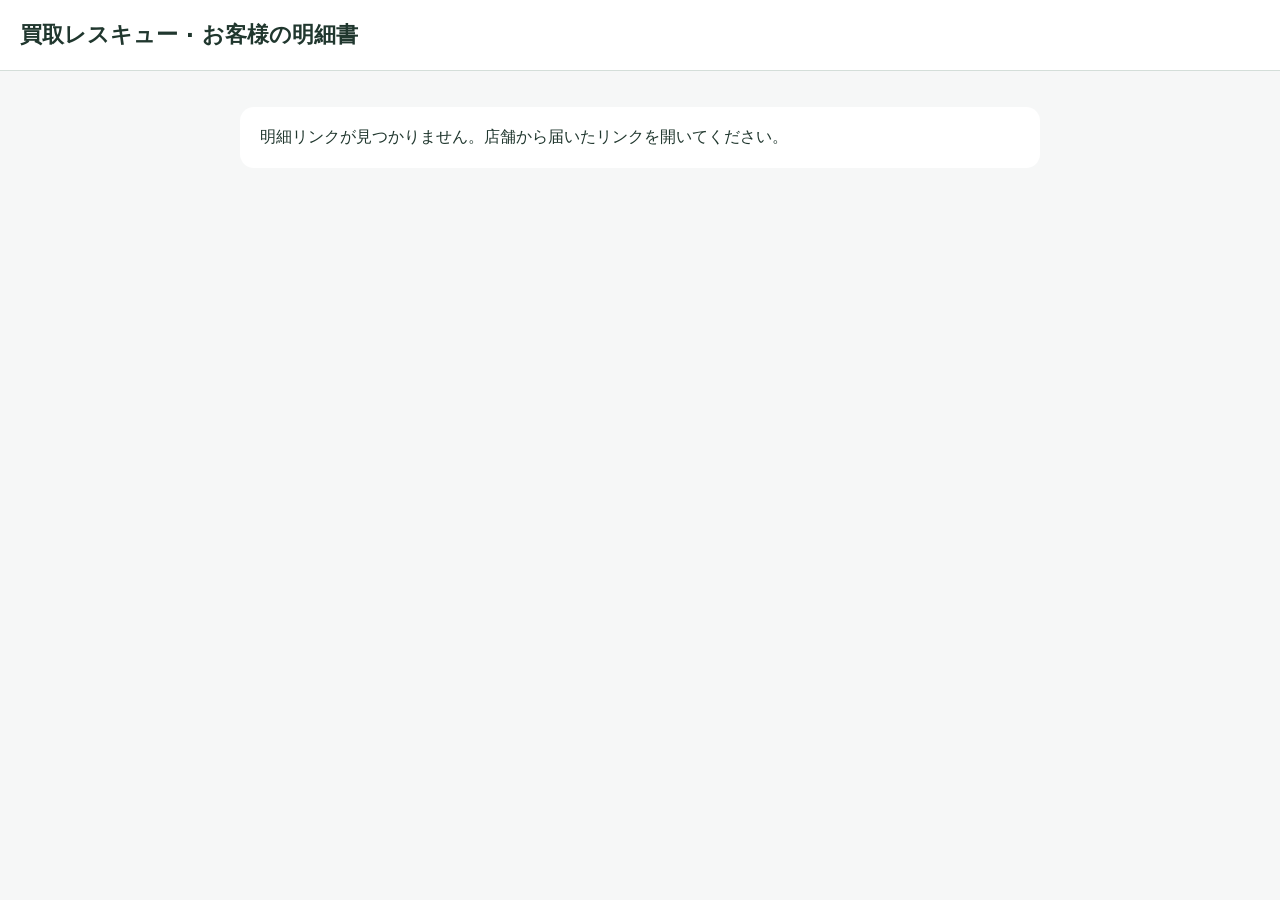
<file: next/statement.html>
<!doctype html>
<html lang="ja"><head><meta charset="utf-8"><meta name="viewport" content="width=device-width,initial-scale=1"><meta name="referrer" content="no-referrer"><meta name="robots" content="noindex,nofollow"><title>明細書｜買取レスキュー</title>
<style>body{margin:0;background:#f6f7f7;color:#20372e;font-family:system-ui,sans-serif}header{padding:20px;background:white;border-bottom:1px solid #d4ded9}h1{font-size:22px;margin:0}main{max-width:800px;margin:auto;padding:20px}#status{padding:20px;background:white;border-radius:14px}a{display:block;padding:15px;background:#25644d;color:white;text-align:center;text-decoration:none;border-radius:12px;margin:14px 0}iframe{width:100%;height:75vh;border:0;background:white}[hidden]{display:none}</style></head>
<body><header><h1>買取レスキュー · お客様の明細書</h1></header><main><p id="status" role="status">明細書を準備しています…</p><a id="download" hidden>PDFを開く・保存する</a><iframe id="pdf" title="お客様の明細書" hidden></iframe></main><script src="./assessment-adapter.js?v=15"></script><script src="./statement.js?v=1"></script></body></html>
</file>
<file: hub/assets/desktop-nav-pop.css>
.krAroNavPop{position:fixed;z-index:2147483000;left:91px;display:flex;align-items:center;gap:9px;min-width:224px;padding:10px 15px 10px 8px;border:1px solid #cfe2d6;border-radius:16px;background:rgba(255,255,255,.98);color:#173d2b;box-shadow:0 12px 32px rgba(8,48,31,.19);opacity:0;visibility:hidden;transform:translateX(-6px) scale(.96);transform-origin:left center;transition:opacity .12s ease,transform .12s ease,visibility .12s;pointer-events:none}
.krAroNavPop.on{opacity:1;visibility:visible;transform:translateX(0) scale(1)}
.krAroNavPop .krAroIcon{display:block;width:108px;height:108px;flex:0 0 108px;background-image:url("aro-menu-nav.webp?v=6");background-repeat:no-repeat;background-size:400% 200%;filter:drop-shadow(0 2px 3px rgba(0,0,0,.18))}
.krAroNavPop .aro-inventory{background-position:0 0}.krAroNavPop .aro-slips,.krAroNavPop .aro-slip{background-position:33.333% 0}.krAroNavPop .aro-schedule{background-position:66.667% 0}.krAroNavPop .aro-store,.krAroNavPop .aro-home{background-position:100% 0}.krAroNavPop .aro-recycle{background-position:66.667% 100%}.krAroNavPop .aro-settings{background-position:100% 100%}.krAroNavPop .aro-dashboard{background-image:url("aro-menu-assessment.webp?v=1");background-size:contain;background-position:center}
.krAroNavPop strong{display:block;font-size:14px;white-space:nowrap}.krAroNavPop small{display:block;margin-top:3px;color:#6b7c72;font-size:10px;white-space:nowrap}
.railUtilities{width:100%;display:grid;justify-items:center;gap:3px;margin-top:auto;padding-top:4px;border-top:1px solid rgba(255,255,255,.18)}.railUtility{display:flex;width:69px;height:44px;align-items:center;justify-content:center;gap:3px;border-radius:13px;color:#e9f6ee;text-decoration:none;font-size:9px;font-weight:850}.railUtility:hover{background:rgba(255,255,255,.11)}.railUtility:active{transform:scale(.94)}.railUtility svg{display:block!important;width:24px!important;height:24px!important;fill:none!important;stroke:currentColor!important;stroke-width:2.2!important;stroke-linecap:round!important;stroke-linejoin:round!important}.railUtility span{font-size:9px!important}
@media(max-width:1024px){.krAroNavPop,.railUtilities{display:none!important}}
</file>
<file: next/app.css>
:root{--g:#46665f;--g-dark:#3b5851;--bg:#f5f6f5;--card:#fff;--ink:#1f2926;--muted:#707b77;--line:#e1e6e3;--soft:#eef3f1;--red:#ad5a52;--amber:#987223;--blue:#4d73ad}*{box-sizing:border-box}html,body{margin:0;min-height:100%;background:var(--bg);color:var(--ink);font-family:-apple-system,BlinkMacSystemFont,"Noto Sans JP","Yu Gothic",sans-serif}button,input{font:inherit}.top{height:56px;display:flex;align-items:center;justify-content:space-between;padding:7px 12px;position:sticky;top:0;background:#f4f7f5ef;backdrop-filter:blur(12px);z-index:20;border-bottom:1px solid var(--line)}.top b,.top small{display:block}.top b{font-size:16px}.top small{font-size:10px;color:var(--muted);margin-top:2px}.top button{border:1px solid var(--line);background:#fff;border-radius:10px;width:38px;height:38px}.screen{display:none}.screen.active{display:block}#home{padding:9px 12px 72px;max-width:980px;margin:auto}.metrics{display:grid;grid-template-columns:repeat(3,1fr);gap:6px}.metrics button{border:1px solid var(--line);border-radius:12px;background:white;padding:8px 10px;text-align:left;min-height:50px;display:flex;align-items:center;justify-content:space-between;gap:8px}.metrics span,.metrics strong{display:block}.metrics span{font-size:11px;font-weight:800;line-height:1.2}.metrics strong{font-size:21px;line-height:1;margin:0;font-weight:900}.metrics button:nth-child(1){background:#fbf4f3;color:var(--red);border-color:#ead7d3}.metrics button:nth-child(2){background:#fbf8ee;color:var(--amber);border-color:#e8dfc4}.metrics button:nth-child(3){background:#f2f5fa;color:var(--blue);border-color:#d9e0ed}.head{display:flex;align-items:end;justify-content:space-between;gap:10px;margin:13px 0 8px}.head h1{margin:0;font-size:21px}.head p{margin:3px 0 0;color:var(--muted);font-size:12px}.head button,.modulebar button,.draft button{border:1px solid var(--line);background:white;border-radius:999px;padding:7px 10px;font-size:11px;font-weight:900}.card{background:#fff;border:1px solid var(--line);border-radius:14px;margin:7px 0;overflow:hidden;box-shadow:0 4px 14px rgba(35,55,49,.06)}.cardmain{display:grid;grid-template-columns:64px 1fr;gap:9px;padding:11px 12px}.time{font-size:16px;font-weight:950}.kind{display:inline-block;background:var(--soft);color:var(--g-dark);border-radius:999px;padding:3px 6px;font-size:10px;font-weight:900;margin-top:4px}.name{font-size:15px;font-weight:950}.meta{font-size:12px;color:var(--muted);line-height:1.6;margin-top:3px}.actions{display:grid;grid-template-columns:repeat(4,1fr);border-top:1px solid var(--line)}.actions>*{border:0;background:white;padding:9px 4px;text-align:center;text-decoration:none;color:var(--ink);font-size:11px;font-weight:900}.actions>*+*{border-left:1px solid var(--line)}.actions .primary{background:var(--g-dark);color:white}.empty{background:#fff;border:1px dashed #bdd0c7;border-radius:17px;padding:22px;text-align:center;color:var(--muted);font-size:13px}.compat{margin-top:12px;background:#fff;border:1px solid var(--line);border-radius:17px;overflow:hidden}.compat>div{padding:11px 12px;border-bottom:1px solid var(--line)}.compat b,.compat span{display:block}.compat span{font-size:11px;color:var(--muted);margin-top:2px}.compat iframe{width:100%;height:330px;border:0}.draft{margin-top:8px;background:#fff;border:1px solid var(--line);border-radius:14px;padding:10px 11px;display:flex;justify-content:space-between;align-items:center;gap:10px}.draft b,.draft span{display:block}.draft span{font-size:11px;color:var(--muted);margin-top:3px}.nav{position:fixed;z-index:30;left:50%;transform:translateX(-50%);bottom:calc(5px + env(safe-area-inset-bottom));width:min(600px,calc(100vw - 14px));display:grid;grid-template-columns:repeat(5,1fr);background:rgba(62,91,84,.96);border:1px solid rgba(255,255,255,.24);border-radius:14px;padding:4px;box-shadow:0 5px 18px rgba(33,52,47,.18);backdrop-filter:blur(14px)}.nav button{border:0;background:transparent;color:#e2e9e6;border-radius:10px;padding:4px 2px;font-size:16px;min-height:42px}.nav b{display:block;font-size:9px;margin-top:1px;line-height:1.1}.nav button.active{background:rgba(255,255,255,.92);color:var(--g-dark);box-shadow:none}#module{height:calc(100vh - 56px);padding-bottom:60px}.modulebar{height:50px;display:flex;align-items:center;gap:9px;padding:7px 10px;background:#fff;border-bottom:1px solid var(--line)}.modulebar>div{flex:1}.modulebar b,.modulebar small{display:block}.modulebar small{color:var(--muted);font-size:10px}.modulebar+#frame,#frame{width:100%;height:calc(100% - 50px);border:0;background:white}.overlay{position:fixed;inset:0;background:#0c211a88;z-index:80;display:none;align-items:flex-end;justify-content:center}.overlay.on{display:flex}.overlay>section{width:min(720px,100%);max-height:95vh;background:#f6f8f7;border-radius:22px 22px 0 0;overflow:auto}.overlay header{display:flex;justify-content:space-between;align-items:center;padding:12px 14px;background:#fff;border-bottom:1px solid var(--line);position:sticky;top:0;z-index:2}.overlay header button{border:0;background:#edf2ef;border-radius:50%;width:36px;height:36px}.overlay:not(#slip):not(#preview)>section>button{display:block;width:calc(100% - 24px);margin:8px 12px;border:0;background:#fff;padding:14px;border-radius:13px;text-align:left;font-weight:900}.overlay p{color:var(--muted);font-size:11px;padding:0 12px 14px}.sheet .body{padding:12px}.common,.services,.servicePanel,.total{background:#fff;border:1px solid var(--line);border-radius:15px;padding:12px;margin-bottom:10px}.common{display:grid;grid-template-columns:1fr 1fr;gap:8px}.common label{font-size:11px;font-weight:900;color:#52605c}.common input{width:100%;margin-top:4px;border:1px solid #cdd9d3;border-radius:10px;padding:10px}.services #serviceButtons{display:grid;grid-template-columns:repeat(3,1fr);gap:7px;margin-top:8px}.services button{border:1px solid var(--line);background:#fff;border-radius:11px;padding:10px 4px;font-size:12px;font-weight:900}.services button.active{background:var(--g-dark);color:#fff}.servicePanel h3{margin:0 0 8px}.item{display:flex;justify-content:space-between;gap:8px;padding:9px;border:1px solid var(--line);border-radius:11px;margin:6px 0}.item span{font-size:11px;color:var(--muted)}.add{width:100%;border:1px dashed #9eb8ad;background:#f7fbf9;color:#155a43;border-radius:11px;padding:10px;font-weight:900}.editor{margin-top:8px;border-top:1px solid var(--line);padding-top:8px}.editor input{width:100%;border:1px solid #ccd9d3;border-radius:10px;padding:9px;margin:4px 0}.editor .row{display:grid;grid-template-columns:1fr 1fr;gap:7px}.editor .save{width:100%;border:0;background:var(--g-dark);color:#fff;border-radius:10px;padding:10px;font-weight:900}.total{display:flex;justify-content:space-between;font-size:18px}.sheet footer{display:grid;grid-template-columns:1fr 1fr;gap:8px;padding:10px 12px calc(10px + env(safe-area-inset-bottom));background:#fff;border-top:1px solid var(--line);position:sticky;bottom:0}.sheet footer button{border:0;border-radius:11px;padding:12px;font-weight:950}.sheet footer button:last-child{background:var(--g-dark);color:white}.preview{max-height:90vh}.previewBlock{background:#fff;border:1px solid var(--line);border-radius:14px;padding:12px;margin:10px 0}.previewLine{display:flex;justify-content:space-between;gap:10px;padding:6px 0;border-bottom:1px solid #eef2ef}.previewLine:last-child{border-bottom:0}@media(max-width:600px){.common{grid-template-columns:1fr}.compat iframe{height:300px}.metrics button{min-height:46px;padding:7px 8px}.metrics span{font-size:10px}.metrics strong{font-size:19px}.nav{width:calc(100vw - 10px);bottom:calc(3px + env(safe-area-inset-bottom));padding:3px}.nav button{min-height:40px;padding:3px 1px}.head{margin-top:11px}.overlay>section{border-radius:0;max-height:100vh;height:100vh}}
</file>
<file: next/native.css>
.nativeScreen{max-width:1100px;margin:auto;padding:10px 12px 76px}.nativeHead{display:flex;align-items:end;justify-content:space-between;gap:10px;margin:2px 0 10px}.nativeHead h1{margin:0;font-size:21px}.nativeHead p{margin:3px 0 0;color:var(--muted);font-size:11px}.nativeHead button,.compatOpen{border:1px solid var(--line);background:#fff;border-radius:999px;padding:7px 10px;font-size:11px;font-weight:900}.compatOpen{display:block;margin:10px 12px 12px}.monthNav{display:grid;grid-template-columns:40px 1fr 40px;align-items:center;text-align:center;background:#fff;border:1px solid var(--line);border-radius:12px;margin-bottom:6px}.monthNav button{height:38px;border:0;background:transparent;font-size:22px;color:var(--g-dark)}.monthNav b{font-size:14px}.weekHead,.calendarGrid{display:grid;grid-template-columns:repeat(6,minmax(0,1fr));gap:4px}.weekHead{margin-bottom:4px}.weekHead span{text-align:center;color:var(--muted);font-size:10px;font-weight:900;padding:4px}.dayCell{min-height:92px;background:#fff;border:1px solid var(--line);border-radius:10px;padding:5px;overflow:hidden;cursor:pointer}.dayCell.outside{opacity:.35}.dayCell.today{border:1.5px solid #6e9187;box-shadow:inset 0 0 0 1px #dce9e5}.dayTop{display:flex;justify-content:space-between;align-items:center;gap:3px}.dayNum{font-size:12px;font-weight:950}.attendees{font-size:8px;color:#64736e;white-space:nowrap;overflow:hidden;text-overflow:ellipsis}.calEvent{font-size:9px;line-height:1.25;border-radius:5px;padding:3px 4px;margin-top:3px;background:#f0f4f2;white-space:nowrap;overflow:hidden;text-overflow:ellipsis}.calEvent.purchase{background:#edf6f1}.calEvent.work{background:#f4f1ea}.calEvent.blocked{background:#f5eeee}.moreEvent{font-size:8px;color:var(--muted);padding-top:2px}.dayDetail{margin-top:8px}.dayDetailTitle{display:flex;justify-content:space-between;align-items:center;padding:8px 2px}.dayEvent{background:#fff;border:1px solid var(--line);border-radius:12px;margin:6px 0;overflow:hidden}.attendanceLine{font-size:10px;color:var(--muted);padding:0 2px 4px}.inventorySearch input{width:100%;border:1px solid var(--line);border-radius:12px;background:#fff;padding:10px 12px;font-size:14px}.inventoryFilters{display:flex;gap:5px;overflow:auto;padding:7px 0 5px}.inventoryFilters button{border:1px solid var(--line);background:#fff;border-radius:999px;padding:6px 9px;font-size:10px;font-weight:900;white-space:nowrap}.inventoryFilters button.active{background:#566f68;color:#fff;border-color:#566f68}.inventoryMeta{display:flex;justify-content:space-between;align-items:center;padding:5px 2px;color:var(--muted);font-size:10px}.inventoryMeta b{color:var(--ink);font-size:12px}.inventoryList{display:grid;gap:7px}.inventoryCard{background:#fff;border:1px solid var(--line);border-radius:13px;padding:10px 11px}.inventoryTop{display:flex;justify-content:space-between;gap:8px}.inventoryNo{font-size:13px;font-weight:950}.stageBadge{font-size:9px;font-weight:900;border-radius:999px;padding:4px 7px;background:#eef3f1;color:#50655f;white-space:nowrap}.inventoryName{font-size:14px;font-weight:900;margin-top:4px}.inventorySub{font-size:10px;color:var(--muted);margin-top:3px;line-height:1.5}.inventoryNext{font-size:10px;margin-top:6px;background:#f6f8f7;padding:6px 7px;border-radius:8px}.inventoryActions{display:flex;gap:6px;margin-top:7px}.inventoryActions button{border:1px solid var(--line);background:#fff;border-radius:9px;padding:6px 9px;font-size:10px;font-weight:900}.moreRows{width:100%;margin-top:8px;border:1px solid var(--line);background:#fff;border-radius:11px;padding:10px;font-weight:900}.modelSuggestions{display:grid;gap:3px;margin:2px 0 6px}.modelSuggestions button{border:1px solid var(--line);background:#f8faf9;border-radius:8px;padding:7px 8px;text-align:left;font-size:10px}.modelSuggestions button b,.modelSuggestions button span{display:block}.modelSuggestions button span{color:var(--muted);margin-top:2px}.compactSheet{max-height:85vh!important}.listRow{background:#fff;border:1px solid var(--line);border-radius:11px;padding:10px;margin:6px 0}.listRow b,.listRow span{display:block}.listRow span{font-size:10px;color:var(--muted);margin-top:3px}@media(max-width:700px){.dayCell{min-height:76px;padding:4px}.attendees{font-size:7px}.calEvent{font-size:8px;padding:2px 3px}.weekHead,.calendarGrid{gap:3px}.nativeScreen{padding-left:8px;padding-right:8px}.inventoryCard{padding:9px}}
</file>
<file: next/workflow.css>
.workflowSearch input{width:100%;border:1px solid var(--line);border-radius:12px;background:#fff;padding:10px 12px;font-size:14px}.workflowFilters{display:flex;gap:5px;overflow:auto;padding:7px 0 5px}.workflowFilters button{border:1px solid var(--line);background:#fff;border-radius:999px;padding:6px 9px;font-size:10px;font-weight:900;white-space:nowrap}.workflowFilters button.active{background:#566f68;color:#fff;border-color:#566f68}.workflowMeta{display:flex;justify-content:space-between;padding:5px 2px;color:var(--muted);font-size:10px}.workflowList{display:grid;gap:7px}.assessmentCard,.slipCardNative{background:#fff;border:1px solid var(--line);border-radius:13px;padding:10px 11px}.assessmentTop,.slipTop{display:flex;justify-content:space-between;gap:8px;align-items:flex-start}.assessmentTop b,.assessmentTop span,.slipTop b,.slipTop span{display:block}.assessmentTop b,.slipTop b{font-size:14px}.assessmentTop span,.slipTop span{font-size:9px;color:var(--muted);margin-top:2px}.assessmentTop em,.slipTop em{font-style:normal;font-size:9px;font-weight:900;background:#f1f4f3;color:#596c66;border-radius:999px;padding:4px 7px;white-space:nowrap}.assessmentProduct,.slipServices{font-size:11px;font-weight:800;margin-top:6px;line-height:1.5}.assessmentSub{font-size:10px;color:var(--muted);margin-top:4px;line-height:1.5}.assessmentNext{font-size:10px;background:#f6f8f7;border-radius:8px;padding:6px 7px;margin-top:6px}.assessmentActions,.slipActions{display:grid;grid-template-columns:repeat(3,1fr);gap:5px;margin-top:7px}.assessmentActions button,.assessmentActions a,.slipActions button,.slipActions a{border:1px solid var(--line);background:#fff;border-radius:9px;padding:7px 5px;text-align:center;text-decoration:none;color:var(--ink);font-size:10px;font-weight:900}.assessmentActions .next,.slipActions .next{background:#566f68;color:#fff;border-color:#566f68}.slipMoney{display:grid;grid-template-columns:1fr 1fr auto;gap:6px;align-items:center;margin-top:6px;font-size:10px;color:var(--muted)}.slipMoney b{color:var(--ink);font-size:11px}.slipDelivery{display:inline-flex;margin-top:7px;border-radius:999px;padding:4px 8px;font-size:9px;font-weight:900}.slipDelivery.sent{background:#e8f7ef;color:#177a55}.slipDelivery.unsent{background:#fff4df;color:#94611f}.slipDelivery.failed{background:#fff0ef;color:#a63b33}@media(max-width:600px){.assessmentActions,.slipActions{grid-template-columns:repeat(3,1fr)}.slipMoney{grid-template-columns:1fr 1fr}.slipMoney b{grid-column:1/-1}}.slipActions{grid-template-columns:repeat(4,1fr)!important}@media(max-width:600px){.slipActions{grid-template-columns:repeat(2,1fr)!important}}
</file>
<file: next/slip-extra.css>
.editor select{width:100%;border:1px solid #ccd9d3;border-radius:10px;padding:9px;margin:4px 0;background:#fff}.pricePreview,.recyclePreview{font-size:11px;padding:7px 8px;background:#f6f8f7;border:1px solid #e6ece9;border-radius:8px;margin:6px 0;line-height:1.5}.editor.special .row{align-items:center}.editor.special .save:disabled{opacity:.4;cursor:not-allowed}
/* NEXT slip picker v2 */
.slipLineItem{
  display:grid!important;
  grid-template-columns:minmax(0,1fr) auto!important;
  gap:8px!important;
  align-items:center!important;
}
.itemMain{min-width:0}
.itemMain b,.itemMain span{display:block}
.itemMain b{font-size:11px;line-height:1.35;white-space:nowrap;overflow:hidden;text-overflow:ellipsis}
.itemMain span{font-size:9px;color:var(--muted);margin-top:2px;white-space:nowrap;overflow:hidden;text-overflow:ellipsis}
.itemSide{display:flex;align-items:center;gap:6px}
.itemSide>b{font-size:11px;white-space:nowrap}
.itemEdit{
  min-width:43px;height:30px;border:1px solid #9fc6b8;background:#eaf6f1;color:#24624f;
  border-radius:9px;padding:0 8px;font-size:10px;font-weight:900
}
.itemEdit:active{background:#dcefe7}
.itemDelete{
  width:28px;height:28px;border:1px solid #e4c8c4;background:#fff5f3;color:#a64b43;
  border-radius:9px;font-size:18px;line-height:1;padding:0;font-weight:700
}
.itemDelete:active{background:#fbe6e2}
.importedProduct{margin:7px 0;border:1px solid #bed8ce;border-radius:12px;background:#f5fbf8;overflow:hidden}
.importedProduct>summary{display:flex;align-items:center;justify-content:space-between;gap:8px;min-height:54px;padding:9px 11px;cursor:pointer;list-style:none}
.importedProduct>summary::-webkit-details-marker{display:none}.importedProduct>summary div{min-width:0}.importedProduct>summary small,.importedProduct>summary b{display:block}.importedProduct>summary small{font-size:9px;font-weight:900;color:#2e705c}.importedProduct>summary b{margin-top:3px;font-size:11px;white-space:nowrap;overflow:hidden;text-overflow:ellipsis}.importedProduct>summary>span{flex:0 0 auto;font-size:9px;font-weight:900;color:#487368}.importedProduct[open]>summary{border-bottom:1px solid #d7e8e1;background:#eaf6f1}.importedProduct>.slipLineItem{margin:0!important;border:0!important;border-radius:0!important;background:#fff!important}
.editExisting{margin-top:10px;border:2px solid #92bcad!important;background:#f7fbf9!important}
.editExistingHead{display:flex;flex-direction:column;gap:2px;margin-bottom:7px}
.editExistingHead b{font-size:14px;color:#214c3e}.editExistingHead small{font-size:9px;color:var(--muted)}
.editExistingActions{display:grid;grid-template-columns:1fr 1.5fr;gap:7px;margin-top:10px}
.editExistingActions button{min-height:42px;border-radius:10px;font-size:11px;font-weight:900}
.editExistingActions .cancel{border:1px solid #cad6d1;background:#fff;color:#5c6964}
.editExistingActions .save{border:1px solid #3b7463;background:#3b7463;color:#fff}
.editExistingError{display:block;min-height:15px;margin-top:5px;color:#a63b33;font-size:10px;font-weight:800}

.productEditor{position:relative}
.commonField>label{font-size:11px;font-weight:900;color:#52605c}
.zipLookupRow{display:grid;grid-template-columns:minmax(0,1fr) auto;gap:6px;margin-top:4px}
.zipLookupRow input{margin:0!important}
.zipLookupRow button{
  border:1px solid #b9cec5;background:#eef7f3;color:#315f50;border-radius:10px;
  padding:0 11px;font-size:11px;font-weight:900;white-space:nowrap
}
#postalLookupStatus{display:block;min-height:15px;margin-top:4px;color:var(--muted);font-size:9px;line-height:1.4}
#postalLookupStatus.success{color:#177a55}
#postalLookupStatus.error{color:#a63b33}
.productField{
  display:block;font-size:10px;font-weight:900;color:#56635f;margin-top:7px
}
.productField input{
  width:100%;margin-top:4px;border:1px solid #ccd9d3;border-radius:10px;padding:10px;
  background:#fff;font-size:13px
}
.suggestionPanel{
  display:none;
  position:relative;
  z-index:5;
  margin:4px 0 7px;
  border:1px solid #d5dfda;
  border-radius:10px;
  background:#fff;
  box-shadow:0 8px 22px rgba(35,55,49,.10);
  overflow-y:auto;
  overscroll-behavior:contain;
  -webkit-overflow-scrolling:touch;
}
.suggestionPanel.open{display:block}
.categorySuggestions{max-height:210px}
.makerSuggestions{max-height:230px}
.modelSuggestions.scrollSuggestions{max-height:250px!important}
.suggestionPanel button{
  display:flex!important;
  width:100%;
  min-height:40px;
  align-items:center;
  justify-content:space-between;
  gap:8px;
  border:0!important;
  border-bottom:1px solid #edf1ef!important;
  border-radius:0!important;
  background:#fff!important;
  color:var(--ink)!important;
  padding:9px 10px!important;
  text-align:left!important;
}
.suggestionPanel button:last-child{border-bottom:0!important}
.suggestionPanel button:active{background:#eef7f3!important}
.suggestionPanel button b{
  font-size:12px!important;
  line-height:1.25!important;
  color:#26332f!important;
}
.suggestionPanel button span{
  font-size:9px!important;
  color:#77827d!important;
  white-space:nowrap;
}
.suggestionEmpty{
  padding:12px 10px;
  font-size:10px;
  color:#78837e;
}
.modelInputRow{display:grid;grid-template-columns:minmax(0,1fr) 42px;gap:6px;align-items:center}
.modelInputRow.noCamera{grid-template-columns:minmax(0,1fr)}
.modelInputRow .model{margin-top:4px}
.modelInputRow .scanModel{height:39px;margin-top:4px;border:1px solid #b9cec5;background:#eef7f3;color:#315f50;border-radius:10px;font-size:18px;font-weight:900}
.modelInputRow .scanModel:disabled{opacity:.5}
.modelAssistRow{min-height:17px;margin:3px 1px 5px}
.modelAssistRow .ocrStatus{display:block;font-size:9px;color:var(--muted);line-height:1.45}
.modelAssistRow .ocrStatus.error{color:#a63b33}
.modelAssistRow .ocrStatus.warning{color:#8a641d}
.sourceCompare{display:grid;gap:7px;margin:5px 0 7px}
.assessmentSeedNote{padding:8px 9px;border:1px solid #c8ded5;border-radius:9px;background:#eff8f4;color:#315f50;font-size:10px;font-weight:800;line-height:1.4}
.sourceConflict{padding:8px;border:1px solid #efc889;border-radius:10px;background:#fffaf1}
.sourceConflict strong{display:block;margin-bottom:6px;color:#76531d;font-size:10px}
.sourceConflictChoices{display:grid;grid-template-columns:1fr 1fr;gap:6px}
.sourceConflictChoices button{min-width:0;padding:8px 7px;border:1px solid #d7ddd9;border-radius:8px;background:#fff;color:#40524b;font-size:10px;font-weight:800;line-height:1.3;overflow-wrap:anywhere}
.sourceConflictChoices button.active{border-color:#2f7864;background:#e8f5f0;color:#205d4d;box-shadow:inset 0 0 0 1px #2f7864}
.ocrEngineBadge{display:inline-flex;align-items:center;white-space:nowrap;border-radius:999px;padding:3px 7px;font-size:9px;background:#edf2ef;color:#4e625a}
.ocrEngineBadge.online{background:#e4f4ec;color:#176241}
.ocrEngineBadge.setup,.ocrEngineBadge.offline{background:#fff3d9;color:#805d12}
.ocrCandidates{display:none;max-height:116px;overflow-y:auto;overscroll-behavior:contain;margin:0 0 7px;padding:7px;background:#f6f9f7;border:1px solid #dce7e2;border-radius:10px}
.ocrCandidates.open{display:block}
.ocrCandidates small{display:block;margin-bottom:5px;color:#60706a;font-size:9px}
.ocrCandidates button{display:block;width:100%;border:1px solid #cbdcd4;background:#fff;color:#26332f;border-radius:8px;padding:7px 8px;margin:4px 0;font-size:10px;font-weight:900;text-align:left}
.ocrCandidates button b,.ocrCandidates button span{display:block}
.ocrCandidates button span{margin-top:2px;color:#6c7974;font-size:9px;font-weight:700}
.confirmOcr{display:block;width:100%;margin:0 0 8px;border:1px solid #9fc7b8;background:#e9f6f1;color:#245f4d;border-radius:10px;padding:9px;font-size:10px;font-weight:950}
.confirmOcr.hidden{display:none}
#slip .sheet footer{grid-template-columns:.9fr 1fr 1fr}
#slip .sheet footer .slipBack{background:#eef2f0;color:#42534d;border:1px solid #d7e0dc}
#slip .sheet .body{padding-bottom:calc(88px + env(safe-area-inset-bottom))}
#slip .sheet footer{z-index:3}
.categorySuggestions button b{font-size:13px!important}
.makerSuggestions button:first-child b{color:#2f7864!important}
.modelSuggestions.scrollSuggestions button{
  align-items:flex-start;
}
.modelSuggestions.scrollSuggestions button b{
  max-width:58%;
  white-space:normal;
  word-break:break-all;
}
.modelSuggestions.scrollSuggestions button span{
  max-width:42%;
  white-space:normal;
  text-align:right;
  line-height:1.3;
}
@media(max-width:600px){
  .categorySuggestions{max-height:190px}
  .makerSuggestions{max-height:210px}
  .modelSuggestions.scrollSuggestions{max-height:225px!important}
  .suggestionPanel button{min-height:42px;padding:10px!important}
}

.confirmActions button:disabled{opacity:.48;cursor:not-allowed}
.documentDeliveryStatus{display:grid;grid-template-columns:1fr 1fr;gap:6px;margin-top:9px}
.documentDeliveryStatus>div{background:#fff;border:1px solid #dce8e2;border-radius:9px;padding:8px}
.documentDeliveryStatus span{font-size:9px!important;margin:0!important}
.documentDeliveryStatus b{font-size:11px;margin-top:3px}
.documentDeliveryStatus .unsent{color:#9a631f}
.documentDeliveryStatus .sent{color:#177a55}
.documentSendResult{display:none;margin-top:8px;padding:9px 10px;border-radius:9px;font-size:11px;font-weight:800;line-height:1.45}
.documentSendResult.working,.documentSendResult.success,.documentSendResult.error{display:block}
.documentSendResult.working{background:#f4f7f6;color:#52625c}
.documentSendResult.success{background:#e9f8f1;color:#177a55}
.documentSendResult.error{background:#fff0ef;color:#a63b33}
.confirmedPdfLink{display:block;margin-top:8px;padding:9px 10px;border-radius:9px;background:#fff;border:1px solid #bfd4cb;color:#315f50;text-align:center;text-decoration:none;font-weight:900}
.scanInventoryQr{background:#e8f5f0!important;color:#245e50!important;border-color:#a8cbbf!important}
#inventoryQrStatus{display:block;min-height:16px;margin-top:5px;font-size:10px;font-weight:800;color:var(--muted)}
#inventoryQrStatus.working{color:#805d12}
#inventoryQrStatus.success{color:#176241}
#inventoryQrStatus.error{color:#a63b33}
.slipCardNative[role="button"]{cursor:pointer}.slipCardNative[role="button"]:focus-visible{outline:3px solid rgba(70,117,104,.28);outline-offset:2px}
</file>
<file: next/confirm-extra.css>
.signatureBox{background:#fff;border:1px solid var(--line);border-radius:14px;padding:12px;margin:10px 0}.signatureBox h3{margin:0 0 4px;font-size:14px}.signatureBox p{margin:0 0 8px;color:var(--muted);font-size:10px}.signatureCanvas{display:block;width:100%;height:150px;border:1px dashed #aebdb7;border-radius:10px;background:#fff;touch-action:none}.signatureActions{display:flex;justify-content:flex-end;gap:6px;margin-top:7px}.signatureActions button,.confirmActions button{border:1px solid var(--line);background:#fff;border-radius:10px;padding:8px 10px;font-size:10px;font-weight:900}.confirmActions{display:grid;grid-template-columns:1fr 1fr;gap:7px;margin:10px 0}.confirmActions .finalize{background:#566f68;color:#fff;border-color:#566f68}.confirmedPanel{border:1px solid #cfe0d8;background:#f1f7f4;border-radius:12px;padding:10px;margin:10px 0;font-size:11px}.confirmedPanel b,.confirmedPanel span{display:block}.confirmedPanel span{color:var(--muted);margin-top:3px}.printOnly{display:none}.customerConsentChecks{margin:12px 0;padding:12px;border:1px solid #cbdad4;border-radius:13px;background:#f7faf9}.customerConsentChecks h3{margin:0 0 8px;font-size:15px}.customerConsentChecks label{display:flex;align-items:flex-start;gap:9px;margin-top:8px;font-size:13px;font-weight:800;line-height:1.5;color:#263b34}.customerConsentChecks input{width:21px;height:21px;flex:0 0 auto;margin-top:0;accent-color:#467568}#previewBody .previewBlock:first-child h3{font-size:22px;line-height:1.35}#previewBody .previewBlock:first-child div{font-size:15px;line-height:1.65;font-weight:700}#previewBody .previewLine span{font-size:13px;line-height:1.5}#previewBody .previewLine b{font-size:17px;white-space:nowrap}.deliveryActions{grid-template-columns:repeat(3,1fr)}.deliveryActions button{min-height:44px}@media(max-width:600px){.deliveryActions{grid-template-columns:1fr}.customerConsentChecks label{font-size:12px}}@media print{body>*{display:none!important}#preview{display:block!important;position:static!important;background:#fff!important}#preview .sheet{display:block!important;max-height:none!important;height:auto!important;width:100%!important;border-radius:0!important;overflow:visible!important}.overlay header button,.signatureActions,.confirmActions,.customerConsentChecks{display:none!important}.printOnly{display:block!important}.signatureCanvas{border:1px solid #aaa!important}@page{size:A4 portrait;margin:12mm}}
.reviewIntro{display:flex;flex-direction:column;gap:4px;margin:2px 0 12px;padding:12px 14px;border-radius:14px;background:#eaf5f1;color:#234c40}.reviewIntro span{font-size:11px;font-weight:800}.reviewIntro b{font-size:15px;line-height:1.5}.reviewCustomer,.reviewDetails{margin:12px 0;padding:15px;border:1px solid #d5e1dc;border-radius:16px;background:#fff;box-shadow:0 4px 14px rgba(29,55,46,.05)}.reviewSectionTitle{display:flex;align-items:center;gap:10px;margin-bottom:13px}.reviewSectionTitle>span{display:grid;place-items:center;width:30px;height:30px;border-radius:50%;background:#2f6d5c;color:#fff;font-size:14px;font-weight:900}.reviewSectionTitle small{display:block;color:#708078;font-size:10px;font-weight:800}.reviewSectionTitle h2{margin:1px 0 0;color:#182b24;font-size:21px;line-height:1.25}.reviewCustomer dl{margin:0}.reviewCustomer dl>div{padding:9px 0;border-top:1px solid #edf1ef}.reviewCustomer dt{font-size:10px;color:#718078;font-weight:800}.reviewCustomer dd{margin:3px 0 0;font-size:16px;font-weight:900;line-height:1.55;color:#17251f;overflow-wrap:anywhere}.reviewService{overflow:hidden;margin-top:10px;border:1px solid #dce5e1;border-radius:13px}.reviewService h3{margin:0;padding:10px 12px;background:#f0f6f3;color:#284c41;font-size:14px}.reviewLine{display:grid;grid-template-columns:minmax(0,1fr) auto;align-items:center;gap:12px;padding:12px;border-top:1px solid #e5ebe8}.reviewLine>div{display:grid;grid-template-columns:22px minmax(0,1fr);align-items:start;gap:7px}.reviewLine>div>small{display:grid;place-items:center;width:21px;height:21px;border-radius:50%;background:#e6efeb;color:#315e50;font-weight:900}.reviewLine span{font-size:14px;font-weight:800;line-height:1.5;color:#1c2d27}.reviewLine em{grid-column:2;font-size:9px;font-style:normal;font-weight:900;color:#2e705c}.reviewLine>b{font-size:19px;white-space:nowrap;color:#17251f}.reviewGrandTotal{display:grid;grid-template-columns:1fr auto;align-items:end;gap:5px 12px;margin:14px 0;padding:16px;border:2px solid #346e5e;border-radius:16px;background:#f0f8f5}.reviewGrandTotal>span{font-size:14px;font-weight:900;color:#315b4f}.reviewGrandTotal>b{font-size:28px;line-height:1;color:#174f40}.reviewGrandTotal>small{grid-column:1/-1;color:#6a7973;font-size:10px}.reviewEmpty{padding:18px;text-align:center;color:#77837e}.deliveryActions{display:grid!important;grid-template-columns:repeat(3,minmax(0,1fr))!important;gap:8px}.deliveryActions button{display:flex;flex-direction:column;align-items:center;justify-content:center;gap:4px;min-width:0;min-height:64px!important;padding:8px 4px!important;border-width:2px!important;font-size:11px!important}.deliveryActions button .deliveryIcon{display:grid!important;place-items:center;width:28px;height:28px;margin:0!important;border-radius:9px;font-size:18px;line-height:1}.deliveryActions #bluePdfSend{border-color:#e0a63c;background:#fff9eb;color:#875d0c}.deliveryActions #bluePdfSend .deliveryIcon{background:#f4c867;color:#553800}.deliveryActions #smsPdfShare{border-color:#4285d4;background:#eef6ff;color:#235d9f}.deliveryActions #smsPdfShare .deliveryIcon{background:#4285d4;color:#fff}.deliveryActions #linePdfShare{border-color:#06c755;background:#effcf4;color:#087e36}.deliveryActions #linePdfShare .lineIcon{width:34px;background:#06c755;color:#fff;font-size:9px;font-weight:900}.deliveryActions button:disabled{filter:grayscale(.45);opacity:.55}.formImportStatus{display:none;margin:8px 0 4px;padding:9px 10px;border-radius:10px;background:#e9f7f1;color:#176044;font-size:11px;font-weight:900}.formImportStatus.show{display:block}.formSourceBadge{display:inline-flex!important;width:max-content;margin-top:5px;padding:3px 7px;border-radius:999px;background:#e8f5ef;color:#246a54;font-size:9px!important;font-weight:900}@media(max-width:600px){.customerConsentChecks label{font-size:12px}.reviewCustomer,.reviewDetails{padding:13px}.reviewCustomer dd{font-size:15px}.reviewLine{gap:8px;padding:11px 10px}.reviewLine span{font-size:13px}.reviewLine>b{font-size:17px}.reviewGrandTotal>b{font-size:25px}}
#issuedDocumentChoices{display:flex;gap:8px;flex-wrap:wrap;margin:12px 0}#issuedDocumentChoices button{flex:1;min-height:48px;padding:10px;border:1px solid #9cb9ac;border-radius:12px;background:white;font-size:14px;font-weight:700;color:#245d49}#issuedDocumentChoices button.selected{background:#245d49;color:white}
</file>
<file: next/api.css>
.apiPanel{margin:12px;background:#f7f9f8;border:1px solid var(--line);border-radius:13px;padding:11px}.apiPanel b,.apiPanel span,.apiPanel small{display:block}.apiPanel b{font-size:12px}.apiPanel span{font-size:10px;color:#8a5c29;margin-top:3px}.apiPanel span.connected{color:#39705e}.apiPanel input{width:100%;border:1px solid var(--line);border-radius:9px;padding:9px;margin:8px 0 6px;background:#fff;font-size:11px}.apiPanel>div{display:grid;grid-template-columns:1fr 1fr 1fr;gap:5px}.apiPanel button{border:1px solid var(--line)!important;background:#fff!important;border-radius:8px!important;padding:7px 4px!important;margin:0!important;width:auto!important;text-align:center!important;font-size:9px!important}.apiPanel small{color:var(--muted);margin-top:6px;font-size:9px;min-height:12px}
</file>
<file: next/inventory-process.css>
.inventoryHeadActions{display:flex;gap:5px;align-items:center}.inventoryQuick{display:flex;gap:5px;overflow:auto;padding:0 0 7px;scrollbar-width:none}.inventoryQuick button{flex:0 0 auto;border:1px solid var(--line);background:#fff;border-radius:999px;padding:6px 9px;min-height:34px;display:flex;align-items:center;gap:6px;font-size:10px;font-weight:900;white-space:nowrap}.inventoryQuick button b{font-size:12px}.inventoryQuick button.active{background:#667d76;color:#fff;border-color:#667d76}.processTrail{display:flex;align-items:flex-end;gap:4px;margin-top:7px;overflow:hidden}.processStep{min-width:0;display:flex;flex-direction:column;align-items:center}.processStep small{font-size:8px;color:#89958f;line-height:1.1;max-width:70px;white-space:nowrap;overflow:hidden;text-overflow:ellipsis}.processStep b{font-size:10px;line-height:1.15;white-space:nowrap;color:#34433e}.processTrail i{font-style:normal;color:#a2aca8;font-size:11px;padding-bottom:1px}.inventoryActions .processBtn{background:#667d76;color:#fff;border-color:#667d76}.processSheet{max-height:88vh!important}.processStageList{display:grid;grid-template-columns:repeat(2,minmax(0,1fr));gap:6px}.processStageList button{border:1px solid var(--line);background:#fff;border-radius:10px;padding:9px 8px;text-align:left}.processStageList button b,.processStageList button span{display:block}.processStageList button b{font-size:11px}.processStageList button span{font-size:9px;color:var(--muted);margin-top:2px}.processStageList button.active{border-color:#7d948c;background:#edf3f0}.processEmployeeStep{margin-top:10px;padding-top:10px;border-top:1px solid var(--line)}.processStepHead{display:flex;justify-content:space-between;align-items:center;margin-bottom:7px}.processStepHead b{font-size:12px}.processStepHead span{font-size:9px;color:var(--muted)}.processEmployeeList{display:grid;grid-template-columns:repeat(3,minmax(0,1fr));gap:6px}.processEmployeeList button{border:1px solid var(--line);background:#fff;border-radius:10px;padding:10px 5px;font-size:11px;font-weight:900}.processEmployeeList button.current{background:#eef3f1;border-color:#9aada6}.processHistoryDetail{margin-top:10px}.processHistoryRow{display:grid;grid-template-columns:76px 1fr auto;gap:8px;align-items:center;padding:7px 2px;border-top:1px solid #edf1ef}.processHistoryRow time{font-size:8px;color:var(--muted)}.processHistoryRow div b,.processHistoryRow div small{display:block}.processHistoryRow div b{font-size:10px}.processHistoryRow div small{font-size:8px;color:var(--muted);margin-top:2px}.processHistoryRow em{font-style:normal;font-size:9px;color:#66746f}.meHelp{font-size:10px;color:var(--muted);line-height:1.5;margin:0 0 9px}@media(max-width:600px){.inventoryHeadActions{gap:3px}.inventoryHeadActions button{padding:6px 8px}.processStageList{grid-template-columns:repeat(2,minmax(0,1fr))}.processEmployeeList{grid-template-columns:repeat(3,minmax(0,1fr))}}
</file>
<file: next/inventory-workbench.css>
.detailSheet{width:min(760px,100%);height:min(96vh,920px);background:#f6f8f7;border-radius:22px 22px 0 0;overflow:auto}.detailSheet>header{position:sticky;top:0;z-index:3;display:flex;justify-content:space-between;align-items:center;padding:12px 14px;background:#fff;border-bottom:1px solid var(--line)}.detailSheet>header b,.detailSheet>header small{display:block}.detailSheet>header small{font-size:10px;color:var(--muted);margin-top:2px}.detailSheet>header button{border:0;background:#edf2ef;border-radius:50%;width:36px;height:36px;font-size:20px}.detailSheet .body{padding:10px}.detailHero{background:#fff;border:1px solid var(--line);border-radius:14px;padding:11px 12px;display:flex;justify-content:space-between;gap:10px;align-items:center}.detailHero>div b,.detailHero>div small{display:block}.detailHero>div b{font-size:16px;margin-top:5px}.detailHero>div small{font-size:10px;color:var(--muted);margin-top:3px}.primaryCompact{border:0;background:#667d76;color:#fff;border-radius:10px;padding:9px 11px;font-size:11px;font-weight:900}.detailTrail{margin:8px 2px}.detailQuick{display:grid;grid-template-columns:repeat(4,1fr);gap:6px;margin:8px 0}.detailQuick button{border:1px solid var(--line);background:#fff;border-radius:10px;padding:10px 5px;font-size:10px;font-weight:900}.detailBlock{background:#fff;border:1px solid var(--line);border-radius:13px;padding:10px;margin-top:8px}.detailBlockHead{display:flex;justify-content:space-between;align-items:center;margin-bottom:7px}.detailBlockHead b{font-size:12px}.detailBlockHead span,.detailBlockHead button{font-size:9px;color:var(--muted)}.detailBlockHead button{border:0;background:transparent}.detailPhotos{display:grid;grid-template-columns:repeat(4,1fr);gap:5px}.detailPhoto{aspect-ratio:1;border-radius:9px;overflow:hidden;background:#eef1ef;border:1px solid var(--line)}.detailPhoto img{width:100%;height:100%;object-fit:cover;display:block}.detailEmpty{font-size:10px;color:var(--muted);padding:8px 0}.detailTests{display:grid;gap:5px}.testRow{display:grid;grid-template-columns:46px 1fr auto;gap:7px;align-items:center;padding:7px;border:1px solid #edf1ef;border-radius:9px}.testResult{font-size:10px;font-weight:950;text-align:center;border-radius:999px;padding:4px 5px;background:#eef3f1}.testResult.ng{background:#fff0ef;color:#a94f46}.testResult.warn{background:#fff8e6;color:#8b6a1c}.testRow b,.testRow small{display:block}.testRow b{font-size:10px}.testRow small{font-size:8px;color:var(--muted);margin-top:2px}.testRow time{font-size:8px;color:var(--muted)}.detailHistory .processHistoryRow:first-child{border-top:0}.detailLinkBlock code{display:block;margin:6px 0;font-size:9px;word-break:break-all;background:#f6f8f7;padding:7px;border-radius:8px}.detailLinkBlock button{border:1px solid var(--line);background:#fff;border-radius:9px;padding:7px 9px;font-size:10px;font-weight:900}.testResultButtons{display:grid;grid-template-columns:repeat(3,1fr);gap:6px}.testResultButtons button{border:1px solid var(--line);background:#fff;border-radius:11px;padding:11px;font-size:11px;font-weight:900}.testResultButtons button.active{background:#667d76;color:#fff;border-color:#667d76}.testNoteLabel{display:block;font-size:10px;font-weight:900;color:#56635f;margin-top:10px}.testNoteLabel textarea{width:100%;margin-top:5px;border:1px solid var(--line);border-radius:10px;padding:9px;resize:vertical}.saveTestResult{width:100%;margin-top:9px;border:0;background:#667d76;color:#fff;border-radius:11px;padding:11px;font-weight:900}.saveTestResult:disabled{opacity:.4}.detailTrail .processTrail{margin-top:0}@media(max-width:600px){.detailSheet{height:100vh;max-height:100vh;border-radius:0}.detailQuick{grid-template-columns:repeat(4,minmax(0,1fr));gap:4px}.detailQuick button{padding:9px 2px;font-size:9px}.detailPhotos{grid-template-columns:repeat(3,1fr)}}.remotePhoto{display:flex;flex-direction:column;align-items:center;justify-content:center;gap:3px;text-decoration:none;color:#52615c;padding:6px;text-align:center}.remotePhoto span{font-size:20px}.remotePhoto small{font-size:8px;line-height:1.2;max-width:100%;overflow:hidden;text-overflow:ellipsis;white-space:nowrap}
</file>
<file: next/visual-refresh.css>
/* NEXT visual refresh: higher contrast, neutral canvas, standard calendar grid, glass nav */
:root{
  --g:#4b6f67;
  --g-dark:#35564f;
  --bg:#f4f5f5;
  --card:#ffffff;
  --ink:#202825;
  --muted:#66706c;
  --line:#d8ddda;
  --soft:#e9efec;
  --red:#a9473f;
  --amber:#8b6514;
  --blue:#3c6497;
}
body{background:var(--bg);color:var(--ink)}
.top{background:rgba(246,247,247,.9);border-bottom-color:#dde2df}
.metrics button:nth-child(1){background:#f9e7e5!important;color:#993d35!important;border-color:#e1b3ad!important}
.metrics button:nth-child(2){background:#fff0c9!important;color:#7e5a10!important;border-color:#e3c671!important}
.metrics button:nth-child(3){background:#e7eef9!important;color:#355f97!important;border-color:#b9c9e1!important}
.metrics button{box-shadow:none!important}
.compat{display:flex!important;align-items:center;justify-content:space-between;gap:8px;padding:7px 9px!important;margin-top:10px!important;border-radius:11px!important;background:#fff!important}
.compat>div{padding:0!important;border:0!important}
.compat>div b{font-size:11px}
.compat>div span{font-size:9px!important}
.compatOpen{margin:0!important;padding:6px 8px!important;font-size:9px!important}

/* Standard, easy-to-scan calendar grid */
.calendarLegend{display:flex;gap:5px;overflow:auto;padding:0 0 6px;scrollbar-width:none}
.calendarLegend .legend{display:inline-flex;align-items:center;gap:4px;white-space:nowrap;font-size:9px;font-weight:900;padding:4px 7px;border-radius:999px;border:1px solid transparent}
.calendarLegend .purchase{background:#dcefe5;color:#235f43;border-color:#9fc9b2}
.calendarLegend .work{background:#fae8d4;color:#8a4c18;border-color:#e5b47f}
.calendarLegend .delivery{background:#e1ebf8;color:#315f94;border-color:#a9c1df}
.calendarLegend .recycle{background:#ece4f6;color:#66458d;border-color:#c6b0df}
.calendarLegend .estimate{background:#e7ebee;color:#4f5b64;border-color:#bfc7cd}
.weekHead{gap:0!important;margin-bottom:0!important;background:#edf0ee;border:1px solid #cfd5d2;border-bottom:0}
.weekHead span{padding:6px 2px!important;color:#4d5854!important;font-size:10px!important;border-right:1px solid #d5dad7}
.weekHead span:last-child{border-right:0}
.calendarGrid{gap:0!important;border-left:1px solid #cfd5d2;border-top:1px solid #cfd5d2;background:#fff}
.dayCell{
  min-height:90px!important;
  border:0!important;
  border-right:1px solid #cfd5d2!important;
  border-bottom:1px solid #cfd5d2!important;
  border-radius:0!important;
  box-shadow:none!important;
  padding:5px!important;
  background:#fff!important;
}
.dayCell.outside{opacity:.48!important;background:#f6f7f7!important}
.dayCell.today{background:#f3f7f5!important;box-shadow:inset 0 0 0 2px #7f9e94!important}
.dayNum{font-size:12px!important;color:#303936}
.attendees{color:#65716c!important;font-size:8px!important}
.calEvent{
  border-radius:4px!important;
  padding:3px 5px!important;
  margin-top:3px!important;
  font-weight:800!important;
  border-left:4px solid #8b9893!important;
  color:#33403b!important;
  background:#edf0ef!important;
}
.calEvent.purchase{background:#dcefe5!important;color:#235f43!important;border-left-color:#3e8b64!important}
.calEvent.work{background:#fae8d4!important;color:#824814!important;border-left-color:#d17a2d!important}
.calEvent.delivery{background:#e1ebf8!important;color:#2f5b8f!important;border-left-color:#4d7db8!important}
.calEvent.recycle{background:#ece4f6!important;color:#624486!important;border-left-color:#835aad!important}
.calEvent.estimate{background:#e7ebee!important;color:#4c5861!important;border-left-color:#66727b!important}
.calEvent.sale{background:#f2e2ee!important;color:#7b436d!important;border-left-color:#a45d91!important}
.calEvent.blocked{background:#f8e0df!important;color:#923c36!important;border-left-color:#bc5a52!important}
.calEvent.other{background:#ecefed!important;color:#4f5955!important;border-left-color:#7d8984!important}

/* Money-management-app inspired translucent floating bottom navigation */
.nav{
  bottom:calc(7px + env(safe-area-inset-bottom))!important;
  width:min(620px,calc(100vw - 16px))!important;
  padding:5px!important;
  border-radius:18px!important;
  background:rgba(250,251,251,.82)!important;
  border:1px solid rgba(123,139,132,.24)!important;
  box-shadow:0 10px 28px rgba(35,47,43,.16)!important;
  backdrop-filter:blur(22px) saturate(160%)!important;
  -webkit-backdrop-filter:blur(22px) saturate(160%)!important;
}
.nav button{
  color:#737f7a!important;
  min-height:44px!important;
  border-radius:13px!important;
  padding:4px 2px!important;
  background:transparent!important;
  transition:background .14s,color .14s,transform .14s!important;
}
.nav button span,.nav button{font-size:16px!important}
.nav b{font-size:9px!important;margin-top:1px!important;font-weight:850!important}
.nav button.active{
  background:rgba(72,104,95,.14)!important;
  color:#2e554b!important;
  box-shadow:inset 0 0 0 1px rgba(72,104,95,.13)!important;
}
.nav button:active{transform:scale(.97)}
.stageBadge{background:#e7ece9!important;color:#394b45!important;border:1px solid #cfd8d4}
.inventoryFilters button.active,.processEmployeeList button.current{background:#667d76!important;color:#fff!important;border-color:#667d76!important}

@media(max-width:600px){
  .dayCell{min-height:78px!important;padding:4px!important}
  .calendarLegend{padding-bottom:5px}
  .calendarLegend .legend{font-size:8px;padding:3px 6px}
  .nav{width:calc(100vw - 10px)!important;bottom:calc(4px + env(safe-area-inset-bottom))!important;padding:4px!important;border-radius:16px!important}
  .nav button{min-height:42px!important}
}
</file>
<file: next/schedule-edit.css>
.scheduleHeadActions{display:flex;gap:5px;align-items:center}.appointmentSheet label{display:block;font-size:10px;font-weight:900;color:#56635f;margin-top:8px}.appointmentSheet input,.appointmentSheet select,.appointmentSheet textarea{width:100%;margin-top:4px;border:1px solid var(--line);border-radius:10px;background:#fff;padding:9px;font-size:13px}.appointmentSheet select{height:40px}.apptFormGrid{display:grid;grid-template-columns:1fr 1fr;gap:7px}.apptAssigneeBlock{margin-top:10px}.apptAssigneeBlock>b{font-size:10px}.apptEmployees{display:flex;gap:5px;flex-wrap:wrap;margin-top:6px}.apptEmployees button{border:1px solid var(--line);background:#fff;border-radius:999px;padding:7px 10px;font-size:10px;font-weight:900}.apptEmployees button.active{background:#667d76;color:#fff;border-color:#667d76}.apptConflict{margin-top:9px;border:1px solid #e3c27b;background:#fff3d8;color:#765412;border-radius:10px;padding:9px;font-size:10px;line-height:1.5}.saveAppointment{width:100%;margin-top:10px;border:0;background:#526f67;color:#fff;border-radius:11px;padding:11px;font-size:12px;font-weight:950}.saveAppointment.warning{background:#9a6d18}.localEventMark{display:inline-block;margin-left:4px;font-size:7px;padding:1px 3px;border-radius:4px;background:#445f58;color:#fff;vertical-align:1px}@media(max-width:600px){.scheduleHeadActions{gap:3px}.scheduleHeadActions button{padding:6px 8px!important}.apptFormGrid{grid-template-columns:1fr 1fr}}
</file>
<file: next/recycle-native.css>
.recycleTypeChips{display:flex;gap:6px;overflow:auto;padding:0 0 8px;scrollbar-width:none}.recycleTypeChips button{border:1px solid var(--line);background:#fff;border-radius:999px;padding:7px 10px;font-size:10px;font-weight:900;white-space:nowrap}.recycleTypeChips button.active{background:#5f766f;color:#fff;border-color:#5f766f}.recycleBuilder,.recycleCart{background:#fff;border:1px solid var(--line);border-radius:14px;padding:11px;margin-bottom:9px}.recycleBuilder label{display:block;font-size:10px;font-weight:900;color:#56635f}.recycleBuilder input,.recycleBuilder select{width:100%;margin-top:4px;border:1px solid var(--line);border-radius:10px;background:#fff;padding:9px;font-size:13px}.recycleFormRow{display:grid;grid-template-columns:1fr 1fr;gap:7px}.recycleMakerResults{display:grid;gap:4px;max-height:190px;overflow:auto;margin-top:5px}.recycleMakerResults button{border:1px solid var(--line);background:#f8faf9;border-radius:9px;padding:8px;text-align:left}.recycleMakerResults b,.recycleMakerResults span{display:block}.recycleMakerResults b{font-size:10px}.recycleMakerResults span{font-size:8px;color:var(--muted);margin-top:2px}.recyclePricePreview{margin-top:7px;background:#f5f7f6;border:1px solid #e1e7e4;border-radius:9px;padding:9px;font-size:10px;line-height:1.55}.addRecycleItem,.recycleToSlip{width:100%;margin-top:8px;border:0;background:#5c736c;color:#fff;border-radius:10px;padding:10px;font-size:11px;font-weight:950}.addRecycleItem:disabled,.recycleToSlip:disabled{opacity:.4}.recycleCartHead{display:flex;align-items:center;justify-content:space-between}.recycleCartHead b{font-size:12px}.recycleCartHead button{border:0;background:transparent;color:var(--muted);font-size:9px}.recycleCartItem{display:grid;grid-template-columns:1fr auto auto;gap:7px;align-items:center;border-top:1px solid #edf1ef;padding:8px 0}.recycleCartItem:first-child{border-top:0}.recycleCartItem b,.recycleCartItem span{display:block}.recycleCartItem b{font-size:10px}.recycleCartItem span{font-size:8px;color:var(--muted);margin-top:2px}.recycleCartItem em{font-style:normal;font-size:10px;font-weight:900}.recycleCartItem button{border:0;background:#f7eeee;color:#9b4b44;border-radius:8px;padding:5px 7px;font-size:9px}.recycleTotals{margin-top:7px;border-top:1px solid var(--line);padding-top:7px}.recycleTotals div{display:flex;justify-content:space-between;font-size:10px;padding:3px 0}.recycleTotals .grand{font-size:13px;font-weight:950;color:#334942}.recycleEmpty{font-size:10px;color:var(--muted);padding:10px 0;text-align:center}@media(max-width:600px){.recycleBuilder,.recycleCart{padding:9px}.recycleFormRow{grid-template-columns:1fr 1fr}}
</file>
<file: next/sales-native.css>
.salesSearch input{width:100%;border:1px solid var(--line);border-radius:12px;background:#fff;padding:10px 12px;font-size:14px}.salesFilters{display:flex;gap:5px;overflow:auto;padding:7px 0}.salesFilters button{border:1px solid var(--line);background:#fff;border-radius:999px;padding:6px 9px;font-size:10px;font-weight:900;white-space:nowrap}.salesFilters button.active{background:#5e756e;color:#fff;border-color:#5e756e}.salesSort{display:flex;justify-content:space-between;align-items:center;margin:2px 0 7px}.salesSort span{font-size:11px;font-weight:900}.salesSort select{border:1px solid var(--line);border-radius:9px;background:#fff;padding:6px 8px;font-size:10px}.salesList{display:grid;gap:7px}.salesCard{background:#fff;border:1px solid var(--line);border-radius:13px;padding:10px 11px}.salesTop{display:flex;justify-content:space-between;gap:8px;align-items:flex-start}.salesTop b,.salesTop span{display:block}.salesTop b{font-size:13px}.salesTop span{font-size:9px;color:var(--muted);margin-top:2px}.salesPrice{font-size:15px;font-weight:950;color:#334943}.salesName{font-size:14px;font-weight:900;margin-top:5px}.salesMeta{font-size:10px;color:var(--muted);margin-top:3px;line-height:1.5}.salesActions{display:grid;grid-template-columns:1fr 1fr;gap:5px;margin-top:8px}.salesActions button{border:1px solid var(--line);background:#fff;border-radius:9px;padding:7px;font-size:10px;font-weight:900}.salesActions .primary{background:#5e756e;color:#fff;border-color:#5e756e}.salesEmpty{padding:20px;text-align:center;border:1px dashed #cdd7d2;border-radius:12px;color:var(--muted);font-size:11px}.salesOrderInfo{margin-top:7px;background:#f7faf8;border:1px solid #e0e7e3;border-radius:9px;padding:7px 8px}.salesOrderInfo b,.salesOrderInfo span,.salesOrderInfo small{display:block}.salesOrderInfo b{font-size:10px;color:#2f4a40}.salesOrderInfo span{font-size:9px;color:#64716c;margin-top:2px;line-height:1.4;white-space:normal;word-break:break-word}.salesOrderInfo small{font-size:8px;color:#83908b;margin-top:3px}.salesEcBadge{display:inline-block!important;margin-left:6px;padding:2px 5px;border-radius:999px;background:#eef2f0;color:#62716b;font-size:8px;font-weight:900}.salesEcBadge.published{background:#e2f2eb;color:#276b53}.salesActions .scheduleDelivery{background:#e8f0f9;color:#315f91;border-color:#bfd1e3}.salesActions .pickupDeliver{background:#eef6f2;color:#2f6856;border-color:#bfd4cb}.salesOrderInfo .fulfillmentLine{color:#2f6656;font-weight:900;margin-top:3px}.salesOrderInfo .fulfillmentLine+span{margin-top:3px}@media(max-width:600px){.salesActions:has(.scheduleDelivery){grid-template-columns:repeat(3,minmax(0,1fr))}.salesActions .scheduleDelivery,.salesActions .pickupDeliver{font-size:9px;padding:7px 3px}}.salesActions .deliveryScheduled{background:#e8f3ef;color:#2c6655;border-color:#b8d4c9}.salesActions .deliveryScheduled::before{content:"✓ ";font-weight:950}.salesActions:has(.deliveryScheduled){grid-template-columns:repeat(3,minmax(0,1fr))}@media(max-width:600px){.salesActions .deliveryScheduled{font-size:9px;padding:7px 3px}}.salesFulfillment{display:grid;grid-template-columns:repeat(3,minmax(0,1fr));gap:6px;margin:2px 0 8px}.salesFulfillment button{border:1px solid var(--line);background:#fff;border-radius:11px;padding:8px 7px;text-align:left;color:var(--ink)}.salesFulfillment button span,.salesFulfillment button b{display:block}.salesFulfillment button span{font-size:9px;font-weight:900;color:#5e6b66;white-space:nowrap;overflow:hidden;text-overflow:ellipsis}.salesFulfillment button b{font-size:17px;line-height:1;margin-top:3px;color:#2f5f50}.salesFulfillment button.active{background:#e8f4ef;border-color:#a8cebf;box-shadow:inset 0 0 0 1px rgba(71,132,110,.08)}.salesFulfillment button:nth-child(1) b{color:#9a631f}.salesFulfillment button:nth-child(2) b{color:#376b9b}.salesFulfillment button:nth-child(3) b{color:#2f6c57}@media(max-width:600px){.salesFulfillment{gap:4px}.salesFulfillment button{padding:7px 5px}.salesFulfillment button span{font-size:8px}.salesFulfillment button b{font-size:15px}}
</file>
<file: next/global-search.css>
.topActions{display:flex;align-items:center;gap:5px}.topActions button{border:1px solid var(--line);background:rgba(255,255,255,.82);border-radius:10px;width:38px;height:38px;color:#485650}.searchSheet{max-height:88vh!important}.globalSearchInput{width:100%;border:1px solid var(--line);border-radius:11px;background:#fff;padding:11px 12px;font-size:14px}.globalSearchMeta{min-height:20px;padding:6px 2px;color:var(--muted);font-size:9px}.globalSearchResults{display:grid;gap:6px}.searchGroupTitle{font-size:9px;font-weight:900;color:#68736f;margin:5px 2px 0;text-transform:none}.searchResult{border:1px solid var(--line);background:#fff;border-radius:11px;padding:9px 10px;text-align:left}.searchResult b,.searchResult span,.searchResult small{display:block}.searchResult b{font-size:11px}.searchResult span{font-size:9px;color:#4e5d58;margin-top:2px}.searchResult small{font-size:8px;color:var(--muted);margin-top:3px;white-space:nowrap;overflow:hidden;text-overflow:ellipsis}.searchResult:active{background:#f1f5f3}.searchEmpty{padding:22px;text-align:center;color:var(--muted);font-size:10px}@media(max-width:600px){.topActions{gap:3px}.topActions button{width:36px;height:36px}}
</file>
<file: next/design-v2.css>
/* NEXT design v2: stronger scanability + glass navigation */
:root{
 --g:#4d746a;--g-dark:#31594f;--bg:#f3f5f4;--card:#fff;--ink:#1c2522;--muted:#5f6b67;--line:#cfd6d2;
}
body{background:var(--bg)}
/* Bottom glass navigation */
.nav{
  background:rgba(248,251,250,.60)!important;
  border:1px solid rgba(255,255,255,.76)!important;
  box-shadow:0 9px 30px rgba(31,46,41,.17),inset 0 0 0 1px rgba(105,128,120,.12)!important;
  backdrop-filter:blur(28px) saturate(180%)!important;
  -webkit-backdrop-filter:blur(28px) saturate(180%)!important;
  padding:4px 5px!important;
  border-radius:20px!important;
}
.nav button{
  color:#68756f!important;
  min-height:48px!important;
  padding:4px 2px 3px!important;
  border-radius:14px!important;
  display:flex!important;
  flex-direction:column!important;
  align-items:center!important;
  justify-content:center!important;
  gap:1px!important;
}
.nav .navIcon{display:grid!important;place-items:center!important;width:25px;height:25px}
.nav .navIcon svg{width:23px;height:23px;fill:none;stroke:currentColor;stroke-width:1.75;stroke-linecap:round;stroke-linejoin:round}
.nav b{font-size:9.5px!important;line-height:1.05!important;font-weight:800!important}
.nav button.active{
  background:rgba(194,218,209,.42)!important;
  color:#28594c!important;
  box-shadow:inset 0 0 0 1px rgba(58,101,89,.13),0 1px 6px rgba(44,73,65,.05)!important;
}
.nav button.active .navIcon{transform:translateY(-.5px)}
/* Standard calendar: clearer borders, business type by color */
.weekHead{border-color:#bec7c2!important;background:#e9edeb!important}
.weekHead span{color:#39443f!important;border-right-color:#c5cdc9!important;font-weight:900!important}
.calendarGrid{border-left-color:#bec7c2!important;border-top-color:#bec7c2!important}
.dayCell{border-right-color:#bec7c2!important;border-bottom-color:#bec7c2!important;background:#fff!important}
.dayCell.outside{background:#f1f3f2!important;opacity:.62!important}
.dayCell.today{background:#f0f6f3!important;box-shadow:inset 0 0 0 2px #6d978a!important}
.calEvent{font-weight:900!important;border-left-width:4px!important}
.calEvent.purchase{background:#d6eee1!important;color:#195f40!important;border-left-color:#27825a!important}
.calEvent.work{background:#fae1c6!important;color:#7b4212!important;border-left-color:#cf7020!important}
.calEvent.delivery{background:#dbe8f7!important;color:#274f82!important;border-left-color:#3f75b2!important}
.calEvent.recycle{background:#e8def4!important;color:#5b397e!important;border-left-color:#7650a1!important}
.calEvent.estimate{background:#e2e7ea!important;color:#414e56!important;border-left-color:#59656d!important}
.calEvent.sale{background:#f0dbe8!important;color:#73375f!important;border-left-color:#9a4d7c!important}
.calendarLegend .purchase{background:#d6eee1!important;color:#195f40!important;border-color:#91c7aa!important}
.calendarLegend .work{background:#fae1c6!important;color:#7b4212!important;border-color:#dfaa72!important}
.calendarLegend .delivery{background:#dbe8f7!important;color:#274f82!important;border-color:#9ebcdd!important}
.calendarLegend .recycle{background:#e8def4!important;color:#5b397e!important;border-color:#bea7d8!important}
.calendarLegend .estimate{background:#e2e7ea!important;color:#414e56!important;border-color:#b5c0c6!important}
/* Slip hierarchy: customer first, ID second */
.slipCustomerName{font-size:15px!important;line-height:1.2!important;font-weight:950!important;color:#1d2723!important}
.slipId{font-size:9px!important;color:#7a8580!important;margin-top:3px!important;font-weight:750!important;letter-spacing:.01em}
.slipTop em{font-size:9px!important}
.slipServices{font-size:10px!important;color:#56635e!important;margin-top:5px!important}
/* Home: after-purchase workflow */
.homeWorkSection{margin-top:13px}
.homeWorkHead{display:flex;align-items:flex-end;justify-content:space-between;gap:8px;margin-bottom:6px}
.homeWorkHead h2{font-size:16px;margin:0}
.homeWorkHead p{font-size:9px;color:var(--muted);margin:2px 0 0}
.homeWorkHead button{border:1px solid var(--line);background:#fff;border-radius:999px;padding:6px 9px;font-size:9px;font-weight:900}
.homeStoreWork{display:grid;gap:5px}
.homeWorkItem{width:100%;border:1px solid var(--line);background:#fff;border-radius:11px;padding:8px 9px;display:grid;grid-template-columns:minmax(0,1fr) auto;gap:8px;text-align:left;color:var(--ink)}
.homeWorkItem strong,.homeWorkItem span,.homeWorkItem small{display:block}
.homeWorkItem strong{font-size:11px;white-space:nowrap;overflow:hidden;text-overflow:ellipsis}
.homeWorkItem span{font-size:9px;color:var(--muted);margin-top:2px}
.homeWorkItem small{font-size:8px;color:#66746f;margin-top:2px}
.homeWorkStage{align-self:center;font-size:9px!important;font-weight:900!important;color:#31594f!important;background:#e8f0ed;padding:5px 7px;border-radius:999px;white-space:nowrap}
.homeWorkEmpty{font-size:10px;color:var(--muted);border:1px dashed #c5cfca;background:#fafbfa;border-radius:10px;padding:10px}
.myWorkSection{margin-bottom:2px}
@media(max-width:600px){
 .nav{width:calc(100vw - 12px)!important;bottom:calc(4px + env(safe-area-inset-bottom))!important}
 .nav button{min-height:46px!important}
 .nav .navIcon svg{width:22px;height:22px}
 .dayCell{min-height:80px!important}
}.generatedInventoryLinks{margin-top:9px;padding-top:8px;border-top:1px solid #d7e1dc}.generatedInventoryLinks small{display:block!important;font-size:9px!important;color:#60706a!important;margin-bottom:5px!important}.generatedInventoryLinks button{border:1px solid #b8cbc4;background:#fff;color:#31594f;border-radius:999px;padding:6px 9px;margin:3px 4px 0 0;font-size:10px;font-weight:900}
</file>
<file: next/flow-v2.css>
.assessmentActions{grid-template-columns:repeat(4,1fr)!important}.assessmentActions .schedule{background:#edf3f8!important;color:#315d86!important;border-color:#cbd9e6!important}.assessmentActions .next{background:#496f65!important;color:#fff!important;border-color:#496f65!important}@media(max-width:600px){.assessmentActions{grid-template-columns:repeat(2,1fr)!important}}
</file>
<file: next/phone-assessment.css>
.assessmentHeadActions{display:flex;gap:5px;align-items:center}.phoneAssessmentSheet label{display:block;font-size:10px;font-weight:900;color:#55625e;margin-top:8px}.phoneAssessmentSheet input,.phoneAssessmentSheet textarea{width:100%;margin-top:4px;border:1px solid var(--line);border-radius:10px;background:#fff;padding:9px;font-size:13px}.phoneAssessGrid{display:grid;grid-template-columns:1fr 1fr;gap:7px}.phoneAssessActions{display:grid;grid-template-columns:1fr 1.25fr;gap:7px;margin-top:10px}.phoneAssessActions button{border:1px solid var(--line);background:#fff;border-radius:11px;padding:11px;font-size:11px;font-weight:950}.phoneAssessActions .primary{background:#4f7168;color:#fff;border-color:#4f7168}.phoneAssessError{margin-top:8px;border:1px solid #e0b4ae;background:#fbe9e6;color:#8d3e36;border-radius:9px;padding:8px;font-size:10px}.assessmentHeadActions button{padding:6px 8px!important}.assessmentSource{display:inline-block;font-size:8px;color:#5d6c66;background:#edf2f0;border-radius:999px;padding:3px 6px;margin-top:4px}@media(max-width:600px){.phoneAssessGrid{grid-template-columns:1fr 1fr}.phoneAssessActions{grid-template-columns:1fr}.assessmentHeadActions{gap:3px}}
</file>
<file: next/assessment-workbench.css>
.assessmentSourceBar {
  display: grid;
  grid-template-columns: auto minmax(0, 1fr) auto;
  align-items: center;
  gap: 9px;
  margin: 0 0 9px;
  padding: 9px 10px;
  border: 1px solid #cfe0da;
  border-radius: 12px;
  background: linear-gradient(135deg, #f7fbf9, #edf6f2);
}

.assessmentSourceDot {
  width: 9px;
  height: 9px;
  border-radius: 50%;
  background: #2f9868;
  box-shadow: 0 0 0 5px #d8eee3;
}

.assessmentSourceBar b,
.assessmentSourceBar small {
  display: block;
}

.assessmentSourceBar b {
  color: #244a3c;
  font-size: 11px;
}

.assessmentSourceBar small {
  margin-top: 2px;
  color: #6a7b74;
  font-size: 9px;
}

.assessmentSourceBar em {
  border-radius: 999px;
  background: #fff;
  color: #527066;
  padding: 4px 7px;
  font-size: 9px;
  font-style: normal;
  font-weight: 900;
  white-space: nowrap;
}

.assessmentSourceBar em.connected {
  background: #dff3e7;
  color: #1e7048;
}

.assessmentCard {
  position: relative;
  overflow: hidden;
}

.assessmentCard::before {
  position: absolute;
  inset: 0 auto 0 0;
  width: 3px;
  background: #8ba69d;
  content: "";
}

.assessmentCard[data-group="action"]::before {
  background: #cf6658;
}

.assessmentCard[data-group="wait"]::before {
  background: #d29b3d;
}

.assessmentCard[data-group="confirmed"]::before {
  background: #3b8c65;
}

.assessmentActions .operate {
  background: #315f54 !important;
  border-color: #315f54 !important;
  color: #fff !important;
}

.assessmentOpsOverlay {
  z-index: 120;
  align-items: stretch;
  justify-content: center;
  padding: 10px;
  background: #10251ecc;
  backdrop-filter: blur(8px);
}

.assessmentOpsOverlay.on {
  display: flex;
}

.assessmentOpsSheet {
  position: relative;
  width: min(1180px, 100%);
  height: min(920px, calc(100dvh - 20px));
  overflow: hidden;
  border: 1px solid #d5e3dd;
  border-radius: 20px;
  background: #f4f8f6;
  box-shadow: 0 24px 70px #07150f70;
}

.assessmentOpsSheet > header {
  height: 58px;
  display: flex;
  align-items: center;
  justify-content: space-between;
  gap: 12px;
  padding: 0 14px 0 17px;
  border-bottom: 1px solid #d9e4df;
  background: #fff;
}

.assessmentOpsSheet > header b,
.assessmentOpsSheet > header small {
  display: block;
}

.assessmentOpsSheet > header b {
  color: #213d33;
  font-size: 15px;
}

.assessmentOpsSheet > header small {
  margin-top: 2px;
  color: #6c7d76;
  font-size: 9px;
}

.assessmentOpsHeaderActions {
  display: flex;
  gap: 7px;
}

.assessmentOpsHeaderActions button {
  width: 36px;
  height: 36px;
  border: 1px solid #d4e0db;
  border-radius: 11px;
  background: #f5f8f7;
  color: #39584d;
  font-size: 18px;
  font-weight: 900;
}

.assessmentOpsTrust {
  height: 42px;
  display: flex;
  align-items: center;
  gap: 7px;
  padding: 0 15px;
  border-bottom: 1px solid #d5e3dd;
  background: #e9f4ef;
  color: #315d4d;
}

.assessmentOpsTrust > span {
  width: 8px;
  height: 8px;
  flex: 0 0 auto;
  border-radius: 50%;
  background: #2d9464;
}

.assessmentOpsTrust b {
  font-size: 10px;
  white-space: nowrap;
}

.assessmentOpsTrust small {
  min-width: 0;
  overflow: hidden;
  color: #61776e;
  font-size: 9px;
  text-overflow: ellipsis;
  white-space: nowrap;
}

.assessmentOpsBody {
  width: 100%;
  height: calc(100% - 100px);
  overflow: auto;
  padding: 14px;
  background: #f2f6f4;
  -webkit-overflow-scrolling: touch;
}

.assessmentOpsLoading {
  position: absolute;
  z-index: 2;
  inset: 100px 0 0;
  display: grid;
  place-content: center;
  gap: 5px;
  text-align: center;
  background: linear-gradient(145deg, #f2f8f5, #fff);
  color: #31574a;
  transition: opacity 0.18s ease;
}

.assessmentOpsLoading span {
  color: #71827b;
  font-size: 10px;
}

.assessmentOpsLoading.hide {
  opacity: 0;
  pointer-events: none;
}

.assessmentPair,
.nativeAssessmentError,
.nativeAssessmentLoading {
  width: min(460px, 100%);
  margin: 8vh auto 0;
  padding: 24px;
  border: 1px solid #d7e3de;
  border-radius: 20px;
  background: #fff;
  text-align: center;
  box-shadow: 0 14px 38px #173e2c12;
}
.assessmentPairIcon { font-size: 34px; }
.assessmentPair h2 { margin: 8px 0; color: #183f31; }
.assessmentPair p { color: #60736b; font-size: 12px; line-height: 1.7; }
.assessmentPair input,
.nativeAssessment input,
.nativeAssessment textarea {
  width: 100%;
  border: 1px solid #cad9d3;
  border-radius: 12px;
  background: #fff;
  padding: 12px;
  font: inherit;
}
.assessmentPair input { margin: 10px 0; text-align: center; font-weight: 900; letter-spacing: 1px; text-transform: uppercase; }
.assessmentPair small { display: block; min-height: 18px; margin-top: 8px; color: #b53e34; }
.assessmentPrimary {
  border: 0 !important;
  background: linear-gradient(135deg, #216b4f, #174a58) !important;
  color: #fff !important;
}
.assessmentPair button { width: 100%; padding: 13px; border-radius: 12px; font-weight: 900; }
.assessmentLoadMore { width: 100%; min-height: 48px; border: 1px solid #cfe0d8; border-radius: 14px; background: #fff; color: #23664e; font-weight: 900; }
.nativeAssessment { width: min(760px, 100%); margin: 0 auto; display: grid; gap: 12px; }
.nativeHero,
.nativeSection,
.nativeMore {
  border: 1px solid #d7e3de;
  border-radius: 17px;
  background: #fff;
  box-shadow: 0 7px 22px #173e2c0b;
}
.nativeHero { display: flex; align-items: center; justify-content: space-between; gap: 14px; padding: 17px; background: linear-gradient(135deg, #174c3a, #123c50); color: #fff; }
.nativeHero h2 { margin: 3px 0; font-size: 21px; }
.nativeHero p,.nativeHero small { margin: 0; color: #cfe5dc; font-size: 11px; }
.nativeTotal { text-align: right; }
.nativeTotal b { display: block; margin-top: 4px; font-size: 22px; }
.nativeSection { padding: 15px; }
.nativeSection h3 { margin: 0 0 12px; color: #214b3b; font-size: 14px; }
.nativeItem { display: grid; grid-template-columns: minmax(0,1fr) 145px; align-items: center; gap: 12px; padding: 11px 0; border-top: 1px solid #e8eeeb; }
.nativeItem:first-of-type { border-top: 0; }
.nativeItem small,.nativeItem b { display: block; }
.nativeItem small { color: #75867f; font-size: 9px; }
.nativeItem b { margin-top: 3px; color: #263c34; font-size: 12px; }
.nativeItem label span { display: block; margin-bottom: 3px; color: #61756d; font-size: 9px; }
.nativeItem input { text-align: right; font-weight: 900; }
.nativeVisit { display: grid; grid-template-columns: 1.5fr 1fr 1fr; gap: 8px; margin-bottom: 10px; }
.nativeVisit label { color: #60736b; font-size: 10px; font-weight: 800; }
.nativeVisit input { margin-top: 4px; }
.nativeAssessment textarea { min-height: 74px; resize: vertical; }
.nativeActionBar { display: grid; grid-template-columns: 1fr 1.5fr; gap: 8px; margin-top: 10px; }
.nativeActionBar button,.nativeAssessmentError button { min-height: 44px; border: 1px solid #cbd9d3; border-radius: 12px; background: #f5f8f7; color: #28483d; font-weight: 900; }
.nativeLocked { padding: 15px; border-radius: 12px; background: #edf5f1; color: #416357; font-weight: 800; }
.nativeMore { padding: 0 15px; }
.nativeMore summary { padding: 14px 0; color: #36594d; font-weight: 900; }
.nativeMore p { color: #5f716a; font-size: 11px; }

@media (max-width: 700px) {
  .assessmentHeadActions {
    max-width: 68%;
    flex-wrap: wrap;
    justify-content: flex-end;
  }

  .assessmentHeadActions button {
    padding: 6px 7px !important;
    font-size: 9px !important;
  }

  .assessmentSourceBar {
    grid-template-columns: auto minmax(0, 1fr);
  }

  .assessmentSourceBar em {
    grid-column: 2;
    justify-self: start;
  }

  .assessmentOpsOverlay {
    padding: 0;
  }

  .assessmentOpsSheet {
    width: 100%;
    height: 100dvh;
    border: 0;
    border-radius: 0;
  }

  .assessmentOpsTrust {
    height: 38px;
  }

  .assessmentOpsTrust small {
    display: none;
  }

  .assessmentOpsBody {
    height: calc(100% - 96px);
    padding: 10px;
  }

  .assessmentOpsLoading {
    inset: 96px 0 0;
  }
  .nativeItem { grid-template-columns: minmax(0,1fr) 115px; }
  .nativeVisit { grid-template-columns: 1fr 1fr; }
  .nativeVisit label:first-child { grid-column: 1 / -1; }
  .nativeActionBar { grid-template-columns: 1fr; }
}
.nativeActionResult{min-height:20px;margin:8px 0 0;font-size:13px;font-weight:700}.nativeActionResult.pending{color:#5f6f69}.nativeActionResult.success{color:#087f47}.nativeActionResult.error{color:#b42318}
.nativeVisitChoices{display:flex;gap:8px;flex-wrap:wrap;margin:10px 0}.nativeVisitChoices>b{width:100%;font-size:14px}.nativeVisitChoices button{padding:12px;border:1px solid #c5dcd3;background:#f3faf6;border-radius:12px;color:#235d49;font-size:15px;min-height:44px}.nativeVisitChoices button.selected{background:#245f4b;color:white}.calEvent.tentative{background:#edf6f0!important;color:#698172!important;border-left-color:#aac7b7!important;border-left-style:dashed!important}
</file>
<file: next/ux-v3.css>
/* NEXT UX v3: stronger glass nav, staff-first calendar, swipe field schedule */
.nav{
  background:rgba(248,251,250,.42)!important;
  border:1px solid rgba(255,255,255,.86)!important;
  box-shadow:0 12px 34px rgba(26,42,36,.18),inset 0 1px 0 rgba(255,255,255,.7),inset 0 -1px 0 rgba(81,111,101,.08)!important;
  backdrop-filter:blur(32px) saturate(195%)!important;
  -webkit-backdrop-filter:blur(32px) saturate(195%)!important;
  overflow:hidden!important;
}
.nav::before{content:"";position:absolute;inset:0;background:linear-gradient(180deg,rgba(255,255,255,.34),rgba(255,255,255,.06));pointer-events:none}
.nav button{position:relative;z-index:1}
.nav .navIcon{width:27px!important;height:27px!important}
.nav .navIcon svg{width:24px!important;height:24px!important;stroke-width:1.8!important}
.nav button.active{background:rgba(196,222,213,.34)!important;box-shadow:inset 0 0 0 1px rgba(72,111,99,.16),0 2px 8px rgba(58,86,77,.06)!important}
.dayTop{display:flex!important;justify-content:flex-start!important;align-items:center!important}
.dayNum{font-size:12px!important;font-weight:950!important}
.dayStaffRow{display:flex;align-items:center;gap:2px;margin-top:3px;min-height:14px;overflow:hidden;white-space:nowrap}
.staffChip{display:inline-flex;align-items:center;justify-content:center;max-width:31%;min-width:0;padding:2px 4px;border-radius:4px;font-size:7.5px;font-weight:900;line-height:1.15;overflow:hidden;text-overflow:ellipsis;white-space:nowrap;border:1px solid transparent}
.staffChip.working{background:#e3f0eb;color:#245c49;border-color:#bcd7cc}
.staffChip.extra{background:#e5eef9;color:#2f5f91;border-color:#bed0e6}
.staffChip.absent{background:#fbe5e2;color:#a63e35;border-color:#efc0bb}
.staffMore{font-size:7px;color:#6f7b76;padding-left:1px}
.detailStaffRow{display:flex;gap:4px;flex-wrap:wrap;margin-top:4px}
.detailStaffRow .staffChip{max-width:none;font-size:9px;padding:3px 6px}
.calEvent{margin-top:2px!important}
.fieldSwipeHint{display:flex;justify-content:space-between;align-items:center;margin:0 1px 5px;color:#66716d}
.fieldSwipeHint span{font-size:10px;font-weight:900}
.fieldSwipeHint small{font-size:8px}
.fieldDayTrack{display:flex;overflow-x:auto;scroll-snap-type:x mandatory;scrollbar-width:none;gap:8px;margin:0 -2px;padding:0 2px 2px}
.fieldDayTrack::-webkit-scrollbar{display:none}
.fieldDaySlide{flex:0 0 100%;scroll-snap-align:start;min-width:0}
.fieldDayHeader{display:flex;justify-content:space-between;align-items:center;padding:8px 10px;background:rgba(255,255,255,.82);border:1px solid var(--line);border-radius:12px 12px 0 0}
.fieldDayHeader b,.fieldDayHeader span{display:block}
.fieldDayHeader b{font-size:13px}
.fieldDayHeader span{font-size:9px;color:var(--muted);margin-top:2px}
.fieldDayHeader em{font-style:normal;font-size:10px;font-weight:900;color:#31594f;background:#e7efec;padding:4px 7px;border-radius:999px}
.fieldDayBody{border:1px solid var(--line);border-top:0;background:#f8faf9;border-radius:0 0 12px 12px;padding:6px}
.fieldDayBody .card{margin:5px 0!important}
.fieldDayEmpty{font-size:10px;color:var(--muted);padding:18px 8px;text-align:center}
.fieldDayDots{display:flex;justify-content:center;gap:4px;margin:5px 0 2px}
.fieldDayDots i{width:5px;height:5px;border-radius:50%;background:#cfd7d3;transition:.15s}
.fieldDayDots i.active{width:13px;border-radius:999px;background:#65877d}
@media(max-width:600px){
 .nav{background:rgba(248,251,250,.38)!important}
 .nav .navIcon svg{width:24px!important;height:24px!important}
 .dayCell{min-height:91px!important;padding:4px!important}
 .staffChip{font-size:7px;padding:2px 3px}
 .fieldDayTrack{gap:6px}
}
</file>
<file: next/sales-workbench.css>
.salesPrepBlock label{display:block;font-size:10px;font-weight:900;color:#56635f;margin-top:7px}.salesPrepBlock input,.salesPrepBlock textarea{width:100%;margin-top:4px;border:1px solid var(--line);border-radius:10px;background:#fff;padding:9px;font-size:12px}.salesPrepGrid{display:grid;grid-template-columns:1fr 1fr;gap:7px}.salesPrepActions{display:grid;grid-template-columns:1fr 1fr;gap:7px;margin-top:9px}.salesPrepActions button{border:1px solid var(--line);background:#fff;border-radius:10px;padding:10px;font-size:10px;font-weight:950}.salesPrepActions .primary{background:#4c7066;color:#fff;border-color:#4c7066}.salesPrepBlock>small{display:block;font-size:8px;color:var(--muted);margin-top:6px;line-height:1.4}#detailSalesState{font-size:9px;color:#52645e}.salesPrepBlock.dimmed{opacity:.58}@media(max-width:600px){.salesPrepGrid{grid-template-columns:1fr 1fr}}
</file>
<file: next/ec-workbench.css>
.ecListingBlock label{display:block;font-size:10px;font-weight:900;color:#56635f;margin-top:7px}.ecListingBlock input,.ecListingBlock textarea{width:100%;margin-top:4px;border:1px solid var(--line);border-radius:10px;background:#fff;padding:9px;font-size:12px}.ecListingActions{display:grid;grid-template-columns:1fr 1fr 1fr;gap:6px;margin-top:9px}.ecListingActions button{border:1px solid var(--line);background:#fff;border-radius:10px;padding:9px 6px;font-size:10px;font-weight:950}.ecListingActions .primary{background:#4f8878;color:#fff;border-color:#4f8878}.ecListingBlock>small{display:block;font-size:8px;color:var(--muted);margin-top:6px;line-height:1.4}#detailEcState{font-size:9px;font-weight:900;color:#5b6a65}.ecListingBlock.published{border-color:#a9cfbf;background:#fbfefc}.ecListingBlock.published #detailEcState{color:#237054}.storeHeadActions{display:flex;gap:5px;align-items:center}.storeHeadActions button{border:1px solid var(--line);background:#fff;border-radius:999px;padding:7px 10px;font-size:10px;font-weight:900}.storeHeadActions #openPublicShop{background:#eef7f3;color:#2f6d5b;border-color:#b8d5ca}@media(max-width:600px){.storeHeadActions{gap:3px}.storeHeadActions button{padding:6px 8px}}.ecChecklist{display:flex;gap:4px;flex-wrap:wrap;margin:3px 0 8px}.ecChecklist span{display:inline-flex;align-items:center;border-radius:999px;padding:4px 7px;font-size:9px;font-weight:900;border:1px solid #dfd5b2;background:#fff9e9;color:#80661d}.ecChecklist span.ok{border-color:#afd2c3;background:#e9f6f0;color:#276a54}.ecChecklist.ready{padding:1px 0}.ecListingBlock:not(.published) #detailEcState{color:#80661d}.ecListingBlock.published .ecChecklist span.ok{background:#e3f3ec}.ecListingActions .primary{background:linear-gradient(180deg,#5a9684,#3f7c6b)!important;border-color:#3f7c6b!important}.ecListingBlock textarea{line-height:1.55}@media(max-width:600px){.ecChecklist span{font-size:8.5px;padding:4px 6px}}
</file>
<file: next/home-fulfillment.css>
.homeFulfillmentSection{margin-top:12px}.homeFulfillmentSection.hidden{display:none!important}.homeFulfillmentList{display:grid;gap:6px}.fulfillmentCard{width:100%;border:1px solid var(--line);background:#fff;border-radius:12px;padding:9px 10px;display:grid;grid-template-columns:minmax(0,1fr) auto;gap:9px;text-align:left;color:var(--ink)}.fulfillmentCard b,.fulfillmentCard span,.fulfillmentCard small{display:block}.fulfillmentCard b{font-size:12px;line-height:1.3}.fulfillmentCard span{font-size:10px;color:var(--muted);margin-top:2px;white-space:nowrap;overflow:hidden;text-overflow:ellipsis}.fulfillmentCard small{font-size:9px;color:#6e7975;margin-top:3px}.fulfillmentStatus{align-self:center;display:inline-flex!important;align-items:center;justify-content:center;border-radius:999px;padding:6px 8px;font-size:9px!important;font-weight:950!important;white-space:nowrap}.fulfillmentStatus.pending{background:#fff0d8;color:#81580f;border:1px solid #e7ca8e}.fulfillmentStatus.scheduled{background:#e6f0fb;color:#2b5e90;border:1px solid #bad0e7}.fulfillmentStatus.pickup{background:#e5f3ed;color:#296450;border:1px solid #afd1c4}.fulfillmentCard:active{background:#f3f7f5}@media(max-width:600px){.fulfillmentCard{padding:8px 9px}.fulfillmentCard b{font-size:11.5px}.fulfillmentStatus{font-size:8.5px!important}}.homeOrderAlert{width:100%;margin-top:7px;border:1px solid #b7d7cb;background:linear-gradient(180deg,#eef9f5,#e5f4ee);border-radius:11px;padding:8px 10px;display:grid;grid-template-columns:auto auto 1fr;gap:7px;align-items:center;text-align:left;color:#285f50}.homeOrderAlert.hidden{display:none!important}.homeOrderAlert span{font-size:10px;font-weight:950}.homeOrderAlert b{display:inline-flex;min-width:22px;height:22px;padding:0 6px;align-items:center;justify-content:center;border-radius:999px;background:#4e8b78;color:#fff;font-size:11px}.homeOrderAlert small{font-size:9px;color:#60706a;text-align:right}.homeOrderAlert:active{background:#deeee8}
</file>
<file: next/ui-v4.css>
/* NEXT UI v4 */
.nav{
  background:linear-gradient(145deg,rgba(255,255,255,.34),rgba(236,246,242,.22))!important;
  border:1px solid rgba(255,255,255,.92)!important;
  box-shadow:0 12px 34px rgba(30,46,40,.17),inset 0 1px 0 rgba(255,255,255,.82),inset 0 -1px 0 rgba(75,109,97,.08)!important;
  backdrop-filter:blur(34px) saturate(205%)!important;
  -webkit-backdrop-filter:blur(34px) saturate(205%)!important;
}
.nav::after{
  content:"";position:absolute;inset:1px;border-radius:inherit;pointer-events:none;
  background:linear-gradient(180deg,rgba(255,255,255,.28),rgba(255,255,255,0) 48%);
}
.nav button.active{
  background:linear-gradient(180deg,rgba(207,229,221,.46),rgba(183,214,203,.28))!important;
  color:#245449!important;
  box-shadow:inset 0 0 0 1px rgba(67,107,94,.16),0 2px 8px rgba(48,82,70,.06)!important;
}
.nav .navIcon{width:28px!important;height:28px!important}
.nav .navIcon svg{width:25px!important;height:25px!important}
.nav b{font-size:9.7px!important}

/* Calendar: fixed day number top-left, staff immediately beneath */
.dayCell{
  display:block!important;
  text-align:left!important;
  vertical-align:top!important;
  position:relative!important;
  padding:5px!important;
}
.dayTop{
  display:flex!important;
  justify-content:flex-start!important;
  align-items:flex-start!important;
  width:100%!important;
  min-height:18px!important;
  margin:0!important;
}
.dayNum{
  display:block!important;
  width:auto!important;
  margin:0!important;
  padding:0!important;
  text-align:left!important;
  font-size:12px!important;
  line-height:1.15!important;
}
.dayStaffRow{
  display:grid!important;
  grid-template-columns:repeat(3,minmax(0,1fr))!important;
  gap:2px!important;
  width:100%!important;
  min-height:16px!important;
  margin:2px 0 3px!important;
  align-items:center!important;
}
.dayStaffRow .staffChip{
  display:block!important;
  width:100%!important;
  max-width:none!important;
  min-width:0!important;
  margin:0!important;
  padding:2px 2px!important;
  text-align:center!important;
  font-size:7px!important;
  line-height:1.1!important;
  overflow:hidden!important;
  text-overflow:ellipsis!important;
  white-space:nowrap!important;
  border-radius:4px!important;
}
.staffChip.working{background:#dff0e8!important;color:#1f624b!important;border-color:#b6d9ca!important}
.staffChip.extra{background:#e1ecfa!important;color:#285d91!important;border-color:#b8cfe8!important}
.staffChip.absent{background:#fbe0dd!important;color:#ad3c34!important;border-color:#efb7b1!important}
.calEvent{width:100%!important;box-sizing:border-box!important}

/* Slip primary actions */
.slipPrimaryBar{
  display:grid;
  grid-template-columns:minmax(0,1.45fr) minmax(0,.8fr);
  gap:7px;
  margin:2px 0 8px;
}
.slipPrimaryBar button{
  min-height:42px;border:1px solid var(--line);border-radius:12px;background:#fff;
  display:flex;align-items:center;justify-content:center;gap:7px;
  font-size:11px;font-weight:950;color:var(--ink);
}
.slipPrimaryBar svg{width:19px;height:19px;fill:none;stroke:currentColor;stroke-width:1.8;stroke-linecap:round;stroke-linejoin:round}
.createSlipPrimary{
  background:linear-gradient(180deg,#547a70,#42675e)!important;color:#fff!important;border-color:#42675e!important;
  box-shadow:0 4px 12px rgba(49,83,72,.12);
}
.toggleSlipSearch{background:rgba(255,255,255,.78)!important}
.slipSearchBox{display:none!important;grid-template-columns:1fr 34px;gap:6px;align-items:center;margin-bottom:7px}
.slipSearchBox.open{display:grid!important}
.slipSearchBox input{margin:0!important}
.slipSearchBox button{height:34px;border:1px solid var(--line);border-radius:9px;background:#fff;color:#65716c;font-size:18px}

/* Field card actions */
.fieldActions{
  display:grid;grid-template-columns:repeat(3,minmax(0,1fr));gap:6px;
  padding:8px;border-top:1px solid var(--line);background:#fafcfb;
}
.fieldAction{
  min-height:40px;border:1px solid #d7dfdb;border-radius:10px;background:#fff;
  display:flex;align-items:center;justify-content:center;gap:5px;
  color:#34423d;text-decoration:none;font-size:10px;font-weight:900;
}
.fieldAction:disabled{opacity:.38}
.fieldAction.primary{
  background:#edf5f2;color:#2d6253;border-color:#bfd3cc;
}
.fieldActionIcon{display:grid;place-items:center;width:18px;height:18px}
.fieldActionIcon svg{width:18px;height:18px;fill:none;stroke:currentColor;stroke-width:1.8;stroke-linecap:round;stroke-linejoin:round}
.fieldAction b{font-size:10px}

/* Swipe affordance */
.fieldSwipeGuide{
  display:grid;grid-template-columns:34px 1fr 34px;align-items:center;gap:7px;
  margin:0 0 7px;padding:6px 8px;
  background:rgba(255,255,255,.72);border:1px solid var(--line);border-radius:12px;
}
.fieldSwipeGuide>div{text-align:center}
.fieldSwipeGuide b,.fieldSwipeGuide small{display:block}
.fieldSwipeGuide b{font-size:10px;color:#3e4d48}
.fieldSwipeGuide small{font-size:8px;color:#7a8580;margin-top:2px}
.fieldSwipeGuide button{
  width:32px;height:32px;border:1px solid #d7dfdb;border-radius:50%;
  background:rgba(255,255,255,.9);color:#42665c;font-size:22px;line-height:1;
}
.fieldSwipeGuide button:disabled{opacity:.25}
.fieldDayTrack{
  gap:9px!important;
  padding:0 28px 3px 0!important;
  scroll-padding-right:28px!important;
}
.fieldDaySlide{
  flex:0 0 calc(100% - 26px)!important;
}
.fieldSwipeFooter{
  display:grid;grid-template-columns:42px 1fr 42px;align-items:center;
  margin:4px 0 2px;
}
.fieldSwipeFooter>span{font-size:8px;color:#75807c}
.fieldSwipeFooter .fieldDayDots{margin:0!important;justify-self:center}
.fieldDayDots i{width:5px!important;height:5px!important}
.fieldDayDots i.active{width:16px!important;background:#537a6f!important}
.localAppointmentEdit{
  position:absolute;right:8px;top:8px;border:1px solid #d4ddd8;background:#fff;border-radius:999px;
  padding:4px 7px;font-size:8px;font-weight:900;color:#57655f;
}
.cardmain{position:relative}

@media(max-width:600px){
  .dayCell{padding:4px!important}
  .dayStaffRow .staffChip{font-size:6.8px!important;padding:2px 1px!important}
  .fieldDaySlide{flex-basis:calc(100% - 22px)!important}
  .fieldDayTrack{padding-right:24px!important}
  .fieldActions{gap:5px;padding:7px}
  .fieldAction{min-height:39px}
  .slipPrimaryBar{grid-template-columns:1.35fr .8fr}
}
</file>
<file: next/sales-flow.css>
.saleFlowSheet label{display:block;font-size:10px;font-weight:900;color:#56635f;margin-top:8px}.saleFlowSheet input,.saleFlowSheet textarea{width:100%;margin-top:4px;border:1px solid var(--line);border-radius:10px;background:#fff;padding:9px;font-size:12px}.saleFlowEmployee{margin-top:10px}.saleFlowEmployee>b{display:block;font-size:10px;margin-bottom:6px}.saleFlowActions{display:grid;grid-template-columns:1fr 1fr;gap:7px;margin-top:10px}.saleFlowActions button{border:1px solid var(--line);background:#fff;border-radius:10px;padding:10px;font-size:10px;font-weight:950}.saleFlowActions .primary{background:#4c7066;color:#fff;border-color:#4c7066}.salesActions .reserve{background:#edf3f1;color:#31594f;border-color:#c4d6cf}.salesActions .deliver{background:#4c7066!important;color:#fff!important;border-color:#4c7066!important}.salesActions .archive{background:linear-gradient(180deg,#5a8d7f,#47786b)!important;color:#fff!important;border-color:#47786b!important}.salesActions .archived{background:#eef1f0!important;color:#7a8580!important;border-color:#d7ddda!important}.salesFilters button[data-f="complete"].active{background:#687b75!important;color:#fff!important;border-color:#687b75!important}
</file>
<file: next/accent-v1.css>
/* NEXT accent tune: slightly more vivid green without losing glass/neutral UI */
:root{
  --g:#478071;
  --g-dark:#2f6658;
}

/* primary actions */
.createSlipPrimary,
.primaryCompact,
.saveTestResult,
.salesPrepActions .primary,
.phoneAssessActions .primary,
.saveAppointment,
.saleFlowActions .primary,
.salesActions .deliver,
.sheet footer button:last-child,
.editor .save{
  background:linear-gradient(180deg,#5a9684,#3f7c6b)!important;
  border-color:#3f7c6b!important;
  color:#fff!important;
}

/* softer primary buttons */
.fieldAction.primary,
.assessmentActions .next,
.salesActions .reserve{
  background:#e3f2ed!important;
  color:#236452!important;
  border-color:#a9d1c3!important;
}

/* active chips / filters */
.inventoryFilters button.active,
.processEmployeeList button.current,
.services button.active,
.apptEmployees button.active,
.workflowFilters button.active,
.salesFilters button.active,
.recycleTypeChips button.active{
  background:#4f8878!important;
  border-color:#4f8878!important;
  color:#fff!important;
}

/* nav selection: preserve glass, add a little more green */
.nav button.active{
  background:linear-gradient(180deg,rgba(187,225,211,.50),rgba(155,204,187,.32))!important;
  color:#1f6250!important;
  box-shadow:inset 0 0 0 1px rgba(50,123,99,.18),0 2px 8px rgba(48,82,70,.06)!important;
}

/* small green status/action accents */
.homeWorkStage,
.stageBadge{
  color:#285f50!important;
}
.fieldDayDots i.active{
  background:#4b8a76!important;
}
.generatedInventoryLinks button{
  color:#286653!important;
  border-color:#9fcbbb!important;
  background:#f4fbf8!important;
}

/* keep vivid green restrained to interactive UI */
a:focus-visible,button:focus-visible{
  outline:2px solid rgba(57,132,106,.42);
  outline-offset:2px;
}
</file>
<file: next/ui-v5.css>
/* NEXT UI v5: readable calendar, appointment detail, bottom-sheet day list */
:root{--readable-green:#3f806e}

/* age-friendly type scale */
.nativeHead h1{font-size:23px!important}
.nativeHead p{font-size:12px!important}
.head h1{font-size:22px!important}
.head p{font-size:11px!important}
.metrics span{font-size:11.5px!important}
.metrics strong{font-size:22px!important}
.workflowFilters button,.inventoryFilters button,.salesFilters button{font-size:11px!important}
.workflowSearch input,.inventorySearch input,.salesSearch input{font-size:14px!important}
.card .time{font-size:17px!important}
.card .kind{font-size:10.5px!important}
.card .name{font-size:16px!important}
.card .meta{font-size:11px!important;line-height:1.5!important}
.fieldAction b{font-size:11px!important}
.nav b{font-size:10.5px!important}

/* robust calendar alignment */
.calendarGrid{align-items:stretch!important}
.dayCell{
  display:grid!important;
  grid-template-columns:minmax(0,1fr)!important;
  grid-template-rows:auto auto!important;
  grid-auto-rows:min-content!important;
  align-content:start!important;
  justify-items:stretch!important;
  text-align:left!important;
  padding:5px!important;
  min-height:100px!important;
  overflow:hidden!important;
}
.dayTop{
  display:flex!important;
  width:100%!important;
  justify-content:flex-start!important;
  align-items:flex-start!important;
  min-height:19px!important;
  margin:0!important;
  padding:0!important;
}
.dayNum{
  position:static!important;
  display:block!important;
  justify-self:start!important;
  align-self:start!important;
  margin:0!important;
  padding:0!important;
  width:auto!important;
  min-width:0!important;
  text-align:left!important;
  font-size:14px!important;
  line-height:1.1!important;
  font-weight:950!important;
}
.dayStaffRow{
  display:grid!important;
  grid-template-columns:repeat(3,minmax(0,1fr))!important;
  gap:2px!important;
  width:100%!important;
  min-height:18px!important;
  margin:3px 0 4px!important;
  padding:0!important;
}
.dayStaffRow .staffChip{
  display:block!important;
  width:100%!important;
  max-width:none!important;
  min-width:0!important;
  padding:2px 2px!important;
  font-size:8px!important;
  line-height:1.15!important;
  text-align:center!important;
  overflow:hidden!important;
  white-space:nowrap!important;
  text-overflow:ellipsis!important;
}
.calEvent{
  display:block!important;
  width:100%!important;
  min-width:0!important;
  box-sizing:border-box!important;
  font-size:10px!important;
  line-height:1.25!important;
  padding:4px 5px!important;
  margin:2px 0 0!important;
  white-space:nowrap!important;
  overflow:hidden!important;
  text-overflow:ellipsis!important;
}
#dayDetail{display:none!important}

/* appointment cards are tappable */
.appointmentTapArea{cursor:pointer}
.appointmentTapArea:active{background:#f3f7f5}

/* shared bottom sheets */
.sheetGrabber{
  width:42px;height:5px;border-radius:999px;background:#c8cfcc;
  margin:8px auto 2px;touch-action:none;
}
.dayScheduleSheet,.appointmentDetailSheet{
  max-height:84vh!important;
  border-radius:22px 22px 0 0!important;
  overflow:auto!important;
  overscroll-behavior:contain;
}
.dayScheduleSheet>header,.appointmentDetailSheet>header{
  padding-top:7px!important;
}
.dayScheduleSheet .body,.appointmentDetailSheet .body{padding:10px 12px calc(18px + env(safe-area-inset-bottom))!important}
.dayPopupItem{margin-bottom:8px}
.dayPopupItem .card{margin:0!important}
.dayPopupEmpty{padding:24px 10px;text-align:center;color:var(--muted);font-size:12px}
.dayScheduleAdd{
  width:100%;margin-top:8px;border:1px solid #acd0c3;background:#eef8f4;color:#276550;
  border-radius:11px;padding:11px;font-size:12px;font-weight:950
}
.dayPopupEdit{
  position:absolute;right:8px;top:8px;border:1px solid #cdd8d3;background:#fff;
  border-radius:999px;padding:5px 8px;font-size:9px;font-weight:900;color:#52625c;
}

/* appointment detail */
.appointmentTypeBadge{
  display:inline-flex;align-items:center;border-radius:999px;padding:5px 9px;
  font-size:11px;font-weight:950;margin-bottom:8px;background:#eef2f0;color:#44534e
}
.appointmentTypeBadge.purchase{background:#d9f0e5;color:#1d6848}
.appointmentTypeBadge.work{background:#f9e4cd;color:#804612}
.appointmentTypeBadge.delivery{background:#dce9f7;color:#315f91}
.appointmentTypeBadge.recycle{background:#e9e0f4;color:#624384}
.appointmentTypeBadge.estimate{background:#e5e9eb;color:#4c5960}
.appointmentTypeBadge.sale{background:#f0dfe9;color:#74415f}
.appointmentDetailGrid{
  display:grid;grid-template-columns:1fr 1fr;gap:7px;margin-bottom:8px
}
.appointmentDetailGrid>div{
  border:1px solid var(--line);background:#fff;border-radius:10px;padding:8px
}
.appointmentDetailGrid span,.appointmentDetailGrid b{display:block}
.appointmentDetailGrid span{font-size:9px;color:var(--muted);margin-bottom:3px}
.appointmentDetailGrid b{font-size:12px;line-height:1.35;word-break:break-word}
.appointmentDetailRef{font-size:9px;color:#78837f;margin:2px 1px 8px;word-break:break-all}
.appointmentDetailNoteLabel{display:block;font-size:11px;font-weight:950;color:#4b5b55}
.appointmentDetailNoteLabel textarea{
  width:100%;margin-top:5px;border:1px solid var(--line);border-radius:10px;
  background:#fff;padding:10px;font-size:14px;line-height:1.5;resize:vertical
}
.appointmentDetailActions{display:grid;grid-template-columns:repeat(3,1fr);gap:6px;margin-top:9px}
.appointmentDetailActions button{
  border:1px solid var(--line);background:#fff;border-radius:10px;padding:10px;
  font-size:11px;font-weight:950
}
.appointmentDetailActions .primary{background:#e5f3ee;color:#286650;border-color:#aed1c4}
.saveAppointmentNote{
  width:100%;margin-top:7px;border:0;background:linear-gradient(180deg,#58937f,#3f7d6b);
  color:#fff;border-radius:10px;padding:11px;font-size:12px;font-weight:950
}
.appointmentNoteState{display:block;min-height:14px;margin-top:5px;font-size:9px;color:#65736e;text-align:right}

/* larger staff chips in popup */
.dayScheduleSheet .detailStaffRow{margin-top:4px;gap:4px}
.dayScheduleSheet .staffChip{font-size:9px!important;padding:3px 6px!important;max-width:none!important}

@media(max-width:600px){
  .dayCell{min-height:98px!important;padding:4px!important}
  .dayNum{font-size:13.5px!important}
  .dayStaffRow .staffChip{font-size:7.7px!important}
  .calEvent{font-size:9.5px!important}
  .nav b{font-size:10px!important}
  .appointmentDetailGrid{grid-template-columns:1fr 1fr}
  .dayScheduleSheet,.appointmentDetailSheet{max-height:88vh!important}
}
/* stronger bottom-sheet swipe affordance */
.sheetGrabber{
  position:relative!important;
  width:76px!important;
  height:22px!important;
  margin:2px auto 0!important;
  background:transparent!important;
  touch-action:none!important;
  cursor:grab;
}
.sheetGrabber::before{
  content:"";
  position:absolute;
  left:50%;top:5px;
  width:44px;height:5px;
  transform:translateX(-50%);
  border-radius:999px;
  background:#bcc6c1;
}
.sheetGrabber::after{
  content:"下にスワイプ";
  position:absolute;
  left:50%;top:11px;
  transform:translateX(-50%);
  color:#87928d;
  font-size:7px;
  line-height:1;
  white-space:nowrap;
}
</file>
<file: next/header-actions.css>
.top{min-height:62px;height:auto;gap:8px}
.topBrand{min-width:0;flex:1}
.topBrand>b,.topBrand>small{white-space:nowrap;overflow:hidden;text-overflow:ellipsis}
.topActions{display:flex;align-items:center;justify-content:flex-end;gap:4px;flex-shrink:0}
.topActions .topIcon{display:grid;place-items:center;width:40px;height:40px;padding:0;border:1px solid #d8e3df;border-radius:11px;background:rgba(255,255,255,.88);color:#315d50;touch-action:manipulation}
.topActions .topIcon svg{width:21px;height:21px;fill:none;stroke:currentColor;stroke-width:1.8;stroke-linecap:round;stroke-linejoin:round}
.topActions .topIcon.primary{background:#3f7263;color:#fff;border-color:#3f7263}
.drawerBack{display:flex!important;align-items:center;justify-content:center;width:auto!important;min-width:72px!important;height:36px!important;padding:0 12px!important;border-radius:999px!important;font-size:11px!important;font-weight:900;color:#315d50}
.appointmentSavedNotice{position:fixed;z-index:160;left:50%;top:calc(66px + env(safe-area-inset-top));width:min(430px,calc(100vw - 24px));transform:translate(-50%,-18px);opacity:0;display:block;border:1px solid #9bc5b5;border-radius:14px;background:#effaf5;color:#174f3e;padding:12px 14px;text-align:left;box-shadow:0 12px 34px rgba(24,67,53,.22);transition:.22s ease}.appointmentSavedNotice.show{transform:translate(-50%,0);opacity:1}.appointmentSavedNotice b,.appointmentSavedNotice span,.appointmentSavedNotice small{display:block}.appointmentSavedNotice b{font-size:14px}.appointmentSavedNotice span{margin-top:4px;font-size:12px;font-weight:850;line-height:1.45}.appointmentSavedNotice small{margin-top:4px;color:#5d746c;font-size:9px}
.detailPhotos.swipeGallery{display:flex!important;grid-template-columns:none!important;gap:9px;overflow-x:auto;scroll-snap-type:x mandatory;overscroll-behavior-x:contain;-webkit-overflow-scrolling:touch;padding:1px 10% 7px 0;scrollbar-width:none}.detailPhotos.swipeGallery::-webkit-scrollbar{display:none}.swipeGallery .detailPhoto{position:relative;flex:0 0 min(84%,420px);aspect-ratio:4/3;scroll-snap-align:start;border-radius:12px;box-shadow:0 5px 16px rgba(31,61,51,.09)}.swipeGallery .detailPhoto>small{position:absolute;left:8px;right:8px;bottom:7px;padding:5px 7px;border-radius:8px;background:rgba(20,34,29,.72);color:#fff;font-size:9px;white-space:nowrap;overflow:hidden;text-overflow:ellipsis}
.headerQrNotice{position:fixed;z-index:170;left:50%;bottom:calc(76px + env(safe-area-inset-bottom));width:min(420px,calc(100vw - 24px));transform:translateX(-50%);border:1px solid #c5d9d1;border-radius:13px;background:#fff;color:#284f43;padding:11px 13px;box-shadow:0 12px 34px rgba(24,55,45,.2);font-size:11px;font-weight:850;text-align:center}
@media(max-width:620px){.top{padding-left:8px;padding-right:7px}.topBrand>b{font-size:12px}.topBrand>small{font-size:7px}.topActions{gap:2px}.topActions .topIcon{width:40px;height:40px;border-radius:10px}.topActions .topIcon svg{width:21px;height:21px}.swipeGallery .detailPhoto{flex-basis:90%}}
@media(max-width:410px){.topBrand{max-width:66px}.topActions .topIcon{width:38px;height:40px}}
</file>
<file: next/inventory-photo.css>
.inventorySummary {
  display: flex;
  gap: 9px;
  align-items: center;
  margin-top: 7px;
}

.inventorySummaryBody {
  min-width: 0;
  flex: 1;
}

.inventoryThumb {
  display: block;
  width: 70px;
  height: 60px;
  flex: 0 0 70px;
  border-radius: 9px;
  object-fit: cover;
  background: #eef3f1;
}

.inventoryThumb.empty {
  display: grid;
  place-items: center;
  color: #6e827b;
  font-size: 23px;
}

.inventorySummary .inventoryName {
  margin-top: 0;
}

@media (max-width: 700px) {
  .inventoryThumb {
    width: 64px;
    height: 56px;
    flex-basis: 64px;
  }
}
</file>
<file: next/inventory-compact.css>
.inventoryList {
  gap: 6px;
}

.compactInventoryCard {
  display: grid;
  grid-template-columns: 72px minmax(0, 1fr) auto;
  align-items: center;
  gap: 10px;
  min-height: 88px;
  padding: 8px 10px;
  cursor: pointer;
  transition: transform 0.14s ease, border-color 0.14s ease,
    box-shadow 0.14s ease;
}

.compactInventoryCard:active {
  transform: scale(0.99);
}

.compactInventoryCard:focus-visible {
  outline: 3px solid #86b8a6;
  outline-offset: 2px;
}

.compactInventoryCard .inventoryThumb {
  width: 72px;
  height: 72px;
  flex-basis: 72px;
  border: 1px solid #dce7e2;
  border-radius: 12px;
}

.inventoryCompactBody {
  min-width: 0;
}

.inventoryCompactBody .inventoryNo,
.inventoryCompactBody .inventoryName,
.inventoryCompactBody .inventorySub {
  display: block;
  overflow: hidden;
  text-overflow: ellipsis;
}

.inventoryCompactBody .inventoryNo {
  color: #183d31;
  font-size: 14px;
  line-height: 1.15;
  white-space: nowrap;
}

.inventoryCompactBody .inventoryName {
  margin-top: 4px;
  font-size: 15px;
  line-height: 1.2;
  white-space: nowrap;
}

.inventoryCompactBody .inventorySub {
  margin-top: 5px;
  color: #74867f;
  font-size: 11px;
  white-space: nowrap;
}

.inventoryCompactSide {
  align-self: stretch;
  display: grid;
  min-width: 82px;
  justify-items: end;
  align-content: space-between;
}

.inventoryCompactSide > b {
  color: #182c25;
  font-size: 15px;
}

.inventoryCompactSide > i {
  color: #8ca098;
  font-size: 22px;
  font-style: normal;
  line-height: 1;
}

.compactInventoryCard.inventoryComplete {
  border-color: #cbd2cf;
  background: #e8ebe9;
  filter: saturate(0.25);
  opacity: 0.78;
}

.compactInventoryCard.inventoryComplete .stageBadge {
  background: #5e6864;
  color: #fff;
}

.inventoryQuick,
.inventoryFilters,
.processTrail {
  scroll-snap-type: x proximity;
  overscroll-behavior-x: contain;
  -webkit-overflow-scrolling: touch;
  scrollbar-width: none;
}

.inventoryQuick::-webkit-scrollbar,
.inventoryFilters::-webkit-scrollbar,
.processTrail::-webkit-scrollbar,
.processStageList::-webkit-scrollbar {
  display: none;
}

.inventoryQuick button,
.inventoryFilters button,
.processTrail > * {
  scroll-snap-align: start;
}

.processStageList {
  display: flex !important;
  gap: 7px;
  overflow-x: auto;
  padding: 2px 2px 8px;
  scroll-snap-type: x mandatory;
  overscroll-behavior-x: contain;
  -webkit-overflow-scrolling: touch;
  scrollbar-width: none;
}

.processStageList button {
  flex: 0 0 148px;
  min-height: 56px;
  scroll-snap-align: start;
}

.processHistoryDetail {
  max-height: 180px;
  overflow-y: auto;
}

.detailTrail .processTrail {
  overflow-x: auto;
  padding-bottom: 4px;
}

.detailTrail .processStep {
  flex: 0 0 auto;
}

@media (max-width: 600px) {
  .compactInventoryCard {
    grid-template-columns: 62px minmax(0, 1fr) 78px;
    min-height: 78px;
    gap: 8px;
    padding: 7px 8px;
  }

  .compactInventoryCard .inventoryThumb {
    width: 62px;
    height: 62px;
    flex-basis: 62px;
    border-radius: 10px;
  }

  .inventoryCompactBody .inventoryNo {
    font-size: 13px;
  }

  .inventoryCompactBody .inventoryName {
    font-size: 14px;
  }

  .inventoryCompactSide {
    min-width: 78px;
  }

  .inventoryCompactSide .stageBadge {
    max-width: 78px;
    overflow: hidden;
    text-overflow: ellipsis;
  }

  .processStageList button {
    flex-basis: 136px;
  }
}
</file>
<file: next/slip-compact.css>
#slipList,#assessmentList{gap:8px}.slipCardNative.compactSlipRow,.assessmentCard.compactAssessmentRow{padding:0;overflow:hidden;border-radius:15px;box-shadow:0 1px 0 rgba(26,67,52,.03);cursor:pointer}.slipCompactMain,.assessmentCompactMain{display:grid;grid-template-columns:58px minmax(0,1fr) auto;gap:11px;align-items:center;padding:11px 10px}.slipThumb,.assessmentThumb{width:58px;height:58px;border-radius:13px;background:#edf5f1;color:#2a7256;display:grid;place-items:center}.slipThumb svg,.assessmentThumb svg{width:31px;height:31px;fill:none;stroke:currentColor;stroke-width:1.8;stroke-linecap:round;stroke-linejoin:round}.slipThumb.purchase{background:#eaf6f0;color:#18724e}.slipThumb.sale{background:#fff3e9;color:#c36528}.slipThumb.work{background:#eef3fa;color:#3f6f9b}.slipThumb.recycle{background:#eef7ed;color:#4b7b3c}.assessmentThumb.action{background:#fff0eb;color:#c95735}.assessmentThumb.wait{background:#fff6df;color:#a87819}.assessmentThumb.confirmed{background:#eaf6f0;color:#237451}.assessmentThumb.cancel{background:#f0f2f1;color:#7b8581}.slipCompactBody,.assessmentCompactBody{min-width:0}.slipCompactBody b,.slipCompactBody span,.slipCompactBody strong,.assessmentCompactBody b,.assessmentCompactBody span,.assessmentCompactBody strong,.assessmentCompactBody small{display:block}.slipCompactBody .slipCustomerName,.assessmentCompactBody>b{font-size:15px;line-height:1.25;color:#172a24;white-space:nowrap;overflow:hidden;text-overflow:ellipsis}.slipCompactBody .slipId,.assessmentCompactBody>span{font-size:9px;color:#7a8a84;margin-top:3px}.slipCompactBody .slipServices,.assessmentCompactBody .assessmentProduct{font-size:11px;line-height:1.25;margin-top:6px;color:#586b64;white-space:nowrap;overflow:hidden;text-overflow:ellipsis}.assessmentCompactBody>small{font-size:9px;color:#7a8a84;margin-top:4px;white-space:nowrap;overflow:hidden;text-overflow:ellipsis}.slipCompactBody .slipDelivery{margin-top:5px;padding:3px 6px;font-size:8px}.slipCompactSide,.assessmentCompactSide{align-self:stretch;min-width:96px;display:grid;grid-template-columns:1fr 24px;grid-template-rows:auto 1fr auto;align-items:center;justify-items:end;gap:2px}.slipCompactSide em,.assessmentCompactSide em{grid-column:1/-1;font-style:normal;font-size:9px;font-weight:900;color:#287654;background:#edf8f2;border-radius:999px;padding:4px 7px;max-width:120px;white-space:nowrap;overflow:hidden;text-overflow:ellipsis}.assessmentCompactRow[data-group="action"] .assessmentCompactSide em{background:#fff0eb;color:#b84e31}.assessmentCompactRow[data-group="wait"] .assessmentCompactSide em{background:#fff5dc;color:#946615}.assessmentCompactRow[data-group="cancel"]{opacity:.68;filter:grayscale(.35)}.slipCompactSide b,.assessmentCompactSide b{grid-column:1/2;font-size:13px;color:#162a23;white-space:nowrap}.slipCompactSide>i,.assessmentCompactSide>i{grid-column:2/3;font-size:24px;color:#91a19b;font-style:normal}.slipCompactSide .slipMore,.assessmentCompactSide .assessmentMore{grid-column:2/3;width:24px;height:22px;border:0;background:transparent;color:#667972;font-size:12px;letter-spacing:-2px;padding:0}.slipActions.compactActions,.assessmentActions.compactActions{display:none;margin:0;padding:8px 10px;border-top:1px solid #e4ece8;background:#f8fbf9;grid-template-columns:repeat(3,minmax(0,1fr))!important}.compactSlipRow.actionsOpen .slipActions.compactActions,.compactAssessmentRow.actionsOpen .assessmentActions.compactActions{display:grid}.compactSlipRow:focus-visible,.compactAssessmentRow:focus-visible{outline:3px solid rgba(70,117,104,.28);outline-offset:2px}@media(max-width:430px){.slipCompactMain,.assessmentCompactMain{grid-template-columns:52px minmax(0,1fr) 88px;gap:9px;padding:10px 9px}.slipThumb,.assessmentThumb{width:52px;height:52px}.slipCompactSide,.assessmentCompactSide{min-width:88px}.slipCompactSide em,.assessmentCompactSide em{max-width:94px}.slipCompactBody .slipCustomerName,.assessmentCompactBody>b{font-size:14px}}
</file>
<file: next/gesture-ux.css>
.sheetGrabber{width:48px;height:5px;border-radius:999px;background:#b8c5c0;margin:8px auto 2px;flex:0 0 auto}.swipeDragging{will-change:transform;box-shadow:0 -10px 42px rgba(12,42,33,.18)}[data-swipe-sheet]{overscroll-behavior-y:contain}.horizontalScroll,.processStageList,.inventoryQuick,.inventoryFilters,.detailQuick{scrollbar-width:none}.horizontalScroll::-webkit-scrollbar,.processStageList::-webkit-scrollbar,.inventoryQuick::-webkit-scrollbar,.inventoryFilters::-webkit-scrollbar,.detailQuick::-webkit-scrollbar{display:none}.detailQuick{display:flex;overflow-x:auto;scroll-snap-type:x proximity;gap:6px}.detailQuick button{flex:0 0 112px;scroll-snap-align:start;min-height:42px}
</file>
<file: next/price-card.css>
.priceCardOverlay{align-items:flex-end}.priceCardSheet{width:min(820px,100%);height:min(96vh,980px);overflow:auto;background:#f6faf7;border-radius:26px 26px 0 0}.priceCardSheet>header{position:sticky;top:0;z-index:5;display:flex;align-items:center;justify-content:space-between;padding:10px 18px 14px;background:rgba(255,255,255,.96);border-bottom:1px solid #d8e4de}.priceCardSheet>header b,.priceCardSheet>header small{display:block}.priceCardSheet>header b{font-size:17px;color:#123b2d}.priceCardSheet>header small{margin-top:3px;color:#6e7f78;font-size:10px}.priceCardSheet>header button{width:40px;height:40px;border:0;border-radius:50%;background:#edf5f0;color:#194d3a;font-size:23px}.priceCardBody{padding:14px 18px 34px}.priceCardTemplates{display:grid;grid-template-columns:repeat(3,minmax(0,1fr));gap:8px;overflow-x:auto;scroll-snap-type:x mandatory}.priceCardTemplates button{min-width:150px;border:1px solid #cadbd2;border-radius:14px;background:#fff;color:#173f31;padding:11px 8px;scroll-snap-align:start}.priceCardTemplates button.active{border:2px solid #18774d;background:#eaf7ef}.priceCardTemplates b,.priceCardTemplates small{display:block}.priceCardTemplates b{font-size:13px}.priceCardTemplates small{margin-top:3px;font-size:9px;color:#75847e}.priceCardActions{margin:10px 0}.priceCardActions button{width:100%;border:0;border-radius:13px;background:#18774d;color:#fff;padding:13px;font-size:13px;font-weight:900}.priceCardEditor{background:#fff;border:1px solid #d7e4dd;border-radius:14px;padding:0 12px}.priceCardEditor summary{padding:12px 0;font-size:12px;font-weight:900;color:#315b4c;cursor:pointer}.priceCardEditorGrid{display:grid;grid-template-columns:1fr 1fr;gap:9px;padding:0 0 13px}.priceCardEditorGrid label{font-size:9px;font-weight:800;color:#60736b}.priceCardEditorGrid label.wide{grid-column:1/-1}.priceCardEditorGrid input{display:block;width:100%;margin-top:4px;padding:9px;border:1px solid #cbdad3;border-radius:9px;font-size:12px}.priceCardHint{font-size:9px;color:#64776f;margin:10px 2px}.priceCardPreviewFrame{padding:14px;background:#eaf1ed;border-radius:17px;overflow:auto}.priceCard{position:relative;width:min(100%,700px);aspect-ratio:10/7;margin:auto;overflow:hidden;background:#fff;border:3px solid #185a3d;border-radius:13px;color:#102c23;padding:5.5% 6%;box-sizing:border-box;font-family:-apple-system,BlinkMacSystemFont,"Hiragino Sans","Yu Gothic",sans-serif}.pcBrand{position:absolute;top:4%;left:5%;line-height:1}.pcBrand b{display:block;font-size:clamp(10px,2.1vw,18px);font-weight:1000}.pcBrand small{font-size:clamp(5px,1vw,9px);color:#d14f2d;font-weight:900}.pcCategory{position:absolute;right:5%;top:4%;font-size:clamp(8px,1.7vw,14px);font-weight:950}.pcCatch{position:absolute;top:18%;left:6%;padding:1.1% 2.2%;border-radius:999px;background:#168052;color:#fff;font-size:clamp(6px,1.25vw,11px);font-weight:900;max-width:68%;overflow:hidden;text-overflow:ellipsis;white-space:nowrap}.pcMaker{position:absolute;top:30%;left:6%;right:6%;font-size:clamp(18px,5vw,42px);line-height:.92;font-weight:1000;color:#0b8456;white-space:nowrap;overflow:hidden;text-overflow:ellipsis}.pcModel{position:absolute;top:44%;left:6%;right:6%;font-size:clamp(16px,4.5vw,38px);line-height:1;font-weight:1000;white-space:nowrap;overflow:hidden;text-overflow:ellipsis}.pcMaker.fitMedium,.pcModel.fitMedium{font-size:clamp(14px,3.7vw,31px)}.pcMaker.fitSmall,.pcModel.fitSmall{font-size:clamp(11px,3vw,25px)}.pcFacts{position:absolute;top:58%;left:6%;right:6%;display:flex;gap:3%}.pcFacts span{display:flex;min-width:24%;max-width:58%;align-items:center;gap:5px;background:#edf7f1;padding:1.3% 2%;border-left:4px solid #1e9a66}.pcFacts small{font-size:clamp(5px,.9vw,8px);color:#5d736a}.pcFacts b{font-size:clamp(7px,1.35vw,12px);overflow:hidden;white-space:nowrap;text-overflow:ellipsis}.pcCondition{position:absolute;left:6%;right:6%;top:69%;font-size:clamp(6px,1.15vw,10px);white-space:nowrap;overflow:hidden;text-overflow:ellipsis;color:#51655d}.pcNote{position:absolute;left:6%;right:6%;top:75%;font-size:clamp(6px,1vw,9px);font-weight:900;color:#0f7149;white-space:nowrap;overflow:hidden;text-overflow:ellipsis}.pcFooter{position:absolute;left:0;right:0;bottom:0;height:21%;border-top:1px solid #a9caba;display:flex;align-items:center;justify-content:space-between;padding:1.5% 6%;background:rgba(255,255,255,.92)}.pcFooter>div small,.pcFooter>div b,.pcFooter>div em{display:block}.pcFooter small{font-size:clamp(5px,.9vw,8px)}.pcWarranty{font-size:clamp(6px,1.15vw,10px);color:#18774d;margin-top:2px}.pcFooter em{font-size:clamp(4px,.75vw,7px);font-style:normal;color:#798780;margin-top:2px}.pcPrice{font-size:clamp(26px,7vw,58px);line-height:1;color:#d51f2d;font-weight:1000;white-space:nowrap}.pcPrice i{font-size:.55em;font-style:normal}.priceCard.sale{border-color:#e33d2e;background:linear-gradient(145deg,#fff 0 56%,#fff4b8 56%)}.priceCard.sale .pcCatch{background:#e33d2e}.priceCard.sale .pcMaker{color:#1b3028}.priceCard.sale .pcModel{color:#1b3028}.priceCard.sale .pcFacts{top:56%}.priceCard.sale .pcCondition{top:67%}.priceCard.sale .pcPrice{color:#e11f26;font-size:clamp(30px,8vw,68px)}.priceCard.sale .pcFooter{background:#fff02f;border-top:4px solid #e33d2e}.priceCard.editorial{border:1px solid #253c34;border-radius:2px;background:#fff;padding-left:8%}.priceCard.editorial:before{content:"";position:absolute;left:3.5%;top:4%;bottom:4%;width:1.2%;background:#1a6b4c}.priceCard.editorial .pcCatch{background:none;color:#9b6b22;padding:0;border-radius:0;text-transform:none}.priceCard.editorial .pcMaker{color:#21372f;letter-spacing:.02em}.priceCard.editorial .pcFacts span{background:#f4f3ee;border-left-color:#ab7c37}.priceCard.editorial .pcFooter{background:#f4f3ee;border-top:1px solid #21372f}.priceCard.editorial .pcPrice{color:#1f352d}
@media(max-width:600px){.priceCardSheet{height:100vh;max-height:100vh;border-radius:0}.priceCardBody{padding:10px 12px 26px}.priceCardTemplates{grid-template-columns:repeat(3,42vw)}.priceCardEditorGrid{grid-template-columns:1fr}.priceCardEditorGrid label.wide{grid-column:auto}.priceCardPreviewFrame{padding:8px}.priceCard{border-width:2px}}
@media print{@page{size:100mm 70mm;margin:0}html,body{width:100mm!important;height:70mm!important;margin:0!important;padding:0!important;background:#fff!important}body *{visibility:hidden!important}.priceCardOverlay,.priceCardPreviewFrame,#priceCardPreview,#priceCardPreview *{visibility:visible!important}.priceCardOverlay{display:block!important;position:static!important;background:none!important}.priceCardSheet{position:static!important;width:100mm!important;height:70mm!important;overflow:visible!important;background:#fff!important}.priceCardSheet>header,.priceCardBody>*:not(.priceCardPreviewFrame),.sheetGrabber{display:none!important}.priceCardBody,.priceCardPreviewFrame{padding:0!important;margin:0!important;background:#fff!important;overflow:visible!important}.priceCard{position:absolute!important;left:0!important;top:0!important;width:100mm!important;height:70mm!important;margin:0!important;border-radius:0!important;-webkit-print-color-adjust:exact!important;print-color-adjust:exact!important}}
</file>
<file: next/white-surfaces.css>
/* Neutral canvas, white content surfaces; preserve operational status colours. */
:root{--bg:#f6f7f7;--card:#fff;--soft:#f8faf9}
body{background:#f6f7f7!important}
.nativeHero{color:#20372e!important}.nativeHero h2,.nativeHero b{color:#20372e!important}.nativeHero p,.nativeHero small{color:#526b5f!important}
.card,.nativeSection,.nativeHero,.nativeMore,.nativeItem,.nativeVisitChoices button:not(.selected),
.workflowCard,.slipCard,.inventoryRow,.inventoryDetailCard,.reviewCustomer,.reviewSection,
.reviewLine,.reviewConsent,.reviewSignature,.previewBlock,.processCard,.appointmentInfo,
.salesCard,.recycleCard,.caseCard,.compactSheet,.sheet,.appointmentSheet,
.slipSheet,.nativeAssessment,.nativeAssessmentPair,
input:not([type=checkbox]):not([type=radio]),select,textarea{background:#fff!important}
.calEvent.tentative{background:#f0f6f3!important;color:#6b8175!important;border-left-color:#aac7b7!important;border-left-style:dashed!important}
.dayEventCard.tentative{background:#f8fcfa!important;border:1px dashed #aac7b7!important}
.card.tentative{border:1px dashed #aac7b7!important;color:#6b8175}.tentativeLabel{display:block;padding:6px 10px;background:#f1f7f3;color:#637e6c;font-weight:700}
</file>
<file: next/loading-ux.css>
.autoMore{display:block;width:100%;padding:18px;text-align:center;color:#61766b;font-size:14px;min-height:56px}.autoMore.hidden{display:none}.loadingSpinner{display:inline-block;width:20px;height:20px;flex:0 0 20px;border:3px solid #dfeae4;border-top-color:#2c7258;border-radius:50%;animation:krSpin .8s linear infinite}#operationProgress{position:fixed;top:calc(74px + env(safe-area-inset-top));left:12px;right:12px;max-width:460px;margin:auto;z-index:240;display:flex;gap:12px;align-items:center;padding:12px 16px;background:white;border:1px solid #cbded4;border-radius:14px;box-shadow:0 5px 20px #183b3020;pointer-events:none}#operationProgress[hidden]{display:none}#operationProgress b,#operationProgress small{display:block}#operationProgress b{font-size:15px}#operationProgress small{font-size:12px;color:#60736a;margin-top:4px;line-height:1.5}.nativeAssessmentLoading{display:flex;align-items:center;gap:10px;padding:14px;background:white;border-radius:12px}@keyframes krSpin{to{transform:rotate(360deg)}}@media(prefers-reduced-motion:reduce){.loadingSpinner{animation:none}}
</file>
<file: next/slip-workspace.css>
body.slipEditing .nav{z-index:90!important}body.slipEditing #slip{bottom:calc(76px + env(safe-area-inset-bottom))}body.slipEditing #slip>.sheet{height:100%;max-height:100%}.slipVisit{background:#fff;border:1px solid var(--line);border-radius:15px;padding:12px;margin-bottom:10px}.slipVisit summary{font-weight:800;cursor:pointer}.slipVisit summary span{float:right;font-size:12px;color:#52605c}.slipVisitFields{display:grid;gap:10px;margin-top:12px}.slipVisitFields>div{display:grid;grid-template-columns:1fr 1fr;gap:8px}.slipVisitFields label{display:grid;gap:4px;font-size:12px}.slipVisitFields input{width:100%;min-width:0;padding:10px;border:1px solid var(--line);border-radius:9px}.slipVisitFields button{padding:12px;border:0;border-radius:10px;background:var(--g-dark);color:#fff;font-weight:800}.slipVisitFields small{font-size:12px;line-height:1.5}.localSlipRow{display:block;width:100%;text-align:left;background:#fff;border:1px solid var(--line);border-radius:14px;padding:14px;margin:8px 0}.localSlipRow b,.localSlipRow small{display:block}.localSlipRow small{margin-top:5px;color:#64746e}
body.workspaceMenuVisible .nav{z-index:190!important}body.workspaceMenuVisible #assessmentOpsModal,body.workspaceMenuVisible #phoneAssessmentModal,body.workspaceMenuVisible #inventoryDetailModal,body.workspaceMenuVisible #processModal,body.workspaceMenuVisible #testModal,body.workspaceMenuVisible #priceCardModal,body.workspaceMenuVisible #meModal,body.workspaceMenuVisible #dayScheduleModal,body.workspaceMenuVisible #appointmentDetailModal,body.workspaceMenuVisible #appointmentModal,body.workspaceMenuVisible #saleFlowModal,body.workspaceMenuVisible #preview{bottom:calc(76px + env(safe-area-inset-bottom));height:auto}body.workspaceMenuVisible .overlay>section{max-height:100%;height:100%}
body.customerConfirming .nav{display:none!important}body.customerConfirming #preview{bottom:0!important;height:auto!important}body.customerConfirming #preview>section{max-height:100dvh!important;height:100dvh!important}
body.workspaceScrollLocked{position:fixed;width:100%;overflow:hidden}html:has(body.workspaceScrollLocked){overflow:hidden}.overlay{overscroll-behavior:none}.overlay>section,.assessmentOpsBody,.sheet .body{overscroll-behavior:contain}body.workspaceMenuVisible #slip{bottom:calc(76px + env(safe-area-inset-bottom));height:auto}body.workspaceMenuVisible .overlay{background:#f5f6f7}
 .slipVisitFields select{width:100%;padding:12px;border:1px solid var(--line);border-radius:10px;background:#fff;font-size:16px}.exitSheet{padding:20px;height:auto!important;max-height:80dvh!important}.exitSheet h2{font-size:20px}.exitSheet button{width:100%;padding:14px;margin:5px 0;border:1px solid var(--line);border-radius:12px;background:#fff;font-weight:800}#slipExitModal{z-index:210}.deleteDraft{display:block;margin-top:10px;color:#a23c32;font-size:12px}.archiveSlip{color:#a23c32}.restoreArchivedSlips{margin:14px 0;padding:12px;border:1px solid var(--line);border-radius:10px;background:#fff}.slipCardNative[hidden]{display:none!important}
body:has(#slipExitModal.on) .nav{display:none!important}.localSlipRow[hidden]{display:none!important}
@media(max-width:900px){input:not([type=checkbox]):not([type=radio]),select,textarea{font-size:16px!important}}
#slip>.sheet>.sheetGrabber{width:100%;height:26px;margin:0;background:transparent;display:flex;align-items:center;justify-content:center;flex:0 0 26px}#slip>.sheet>.sheetGrabber::after{content:'';width:48px;height:5px;border-radius:8px;background:#b8c5c0}
.calEvent.tentative{background:#f4f8f6!important;color:#566f62!important;border-left-color:#c4d5cb!important}.dayEventCard.tentative,.card.tentative{background:#f8fbf9!important;border:1px dashed #c4d5cb!important}.tentativeLabel{background:#f4f8f6!important;color:#566f62!important}
.swipeDraft{position:relative;overflow:hidden;touch-action:pan-y;transition:padding .18s}.swipeDraft .deleteDraft{position:absolute;right:0;top:0;bottom:0;width:88px;margin:0;display:flex;align-items:center;justify-content:center;background:#bd3939;color:white;font-size:14px;font-weight:800;transform:translateX(100%);visibility:hidden;transition:transform .18s}.swipeDraft.deleteRevealed{padding-right:102px}.swipeDraft.deleteRevealed .deleteDraft{transform:translateX(0);visibility:visible}
body.workspaceScrollLocked #app .screen{visibility:hidden}
</file>
